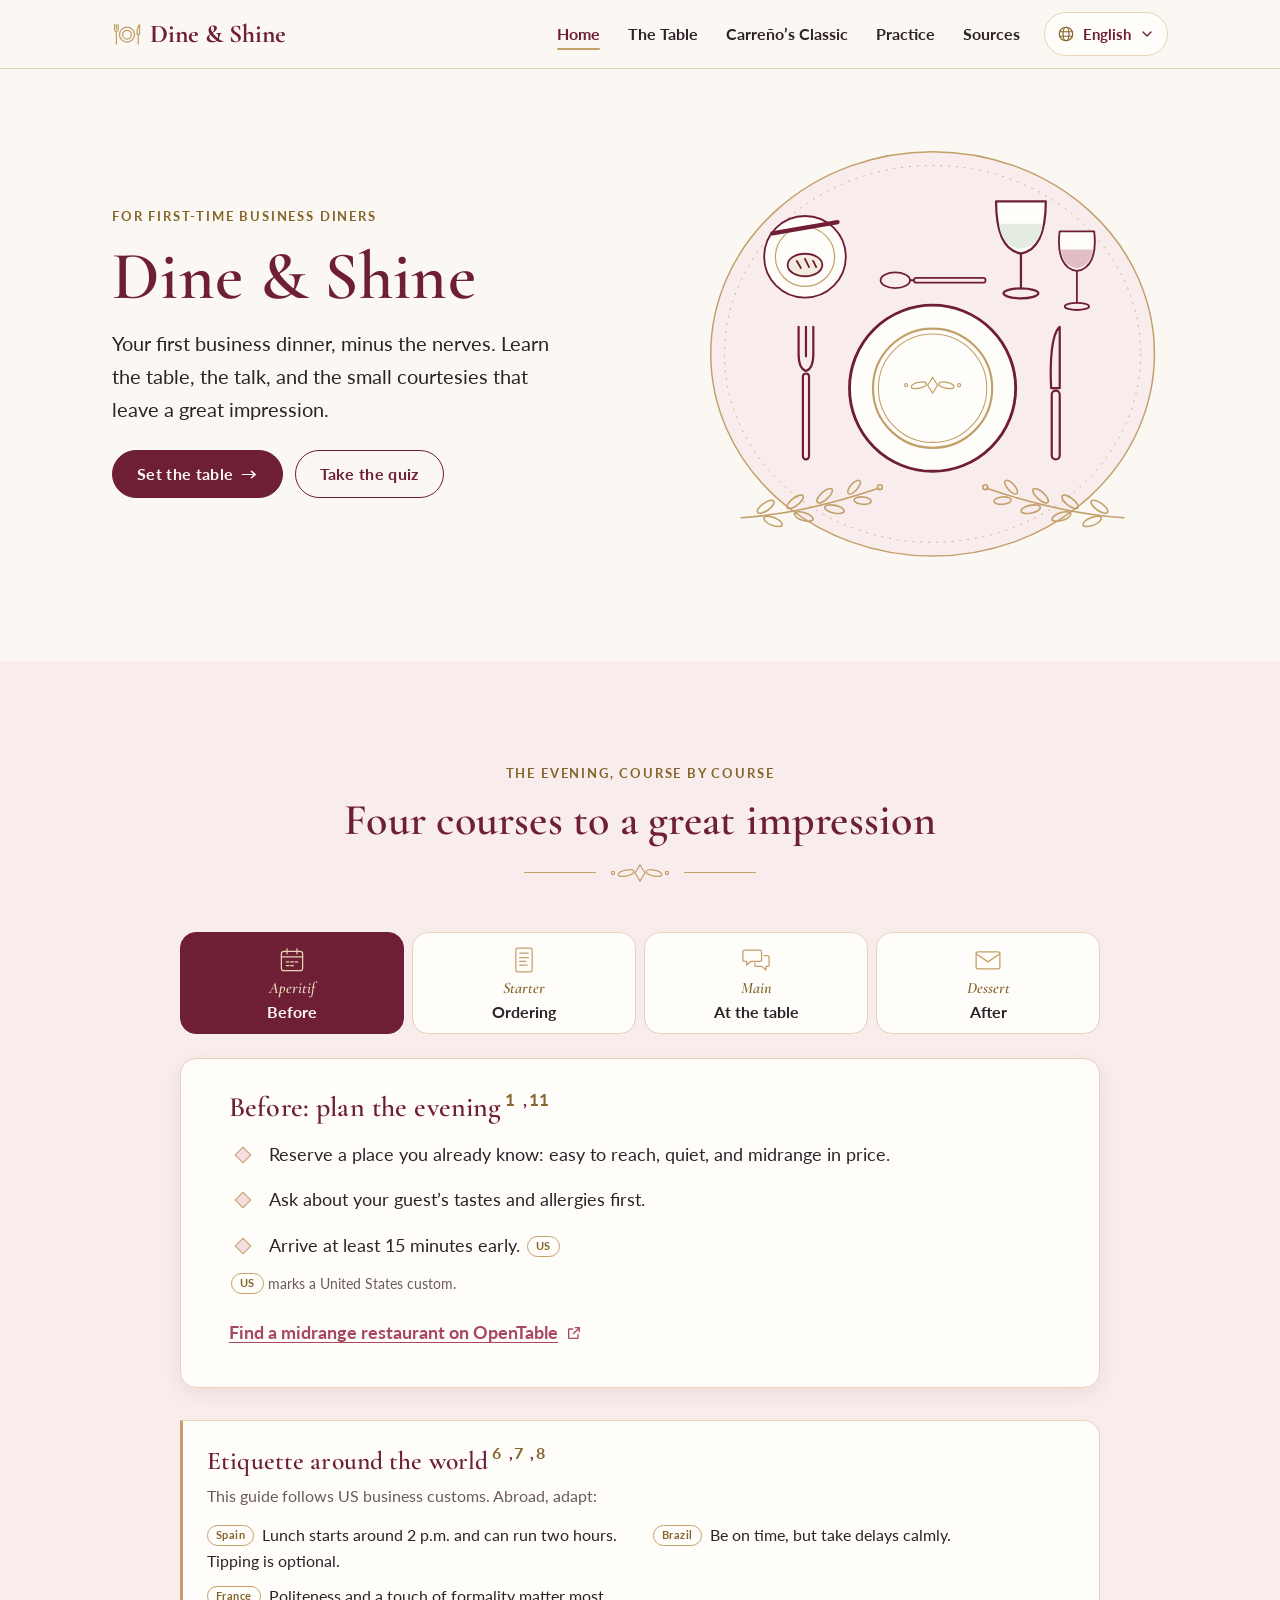
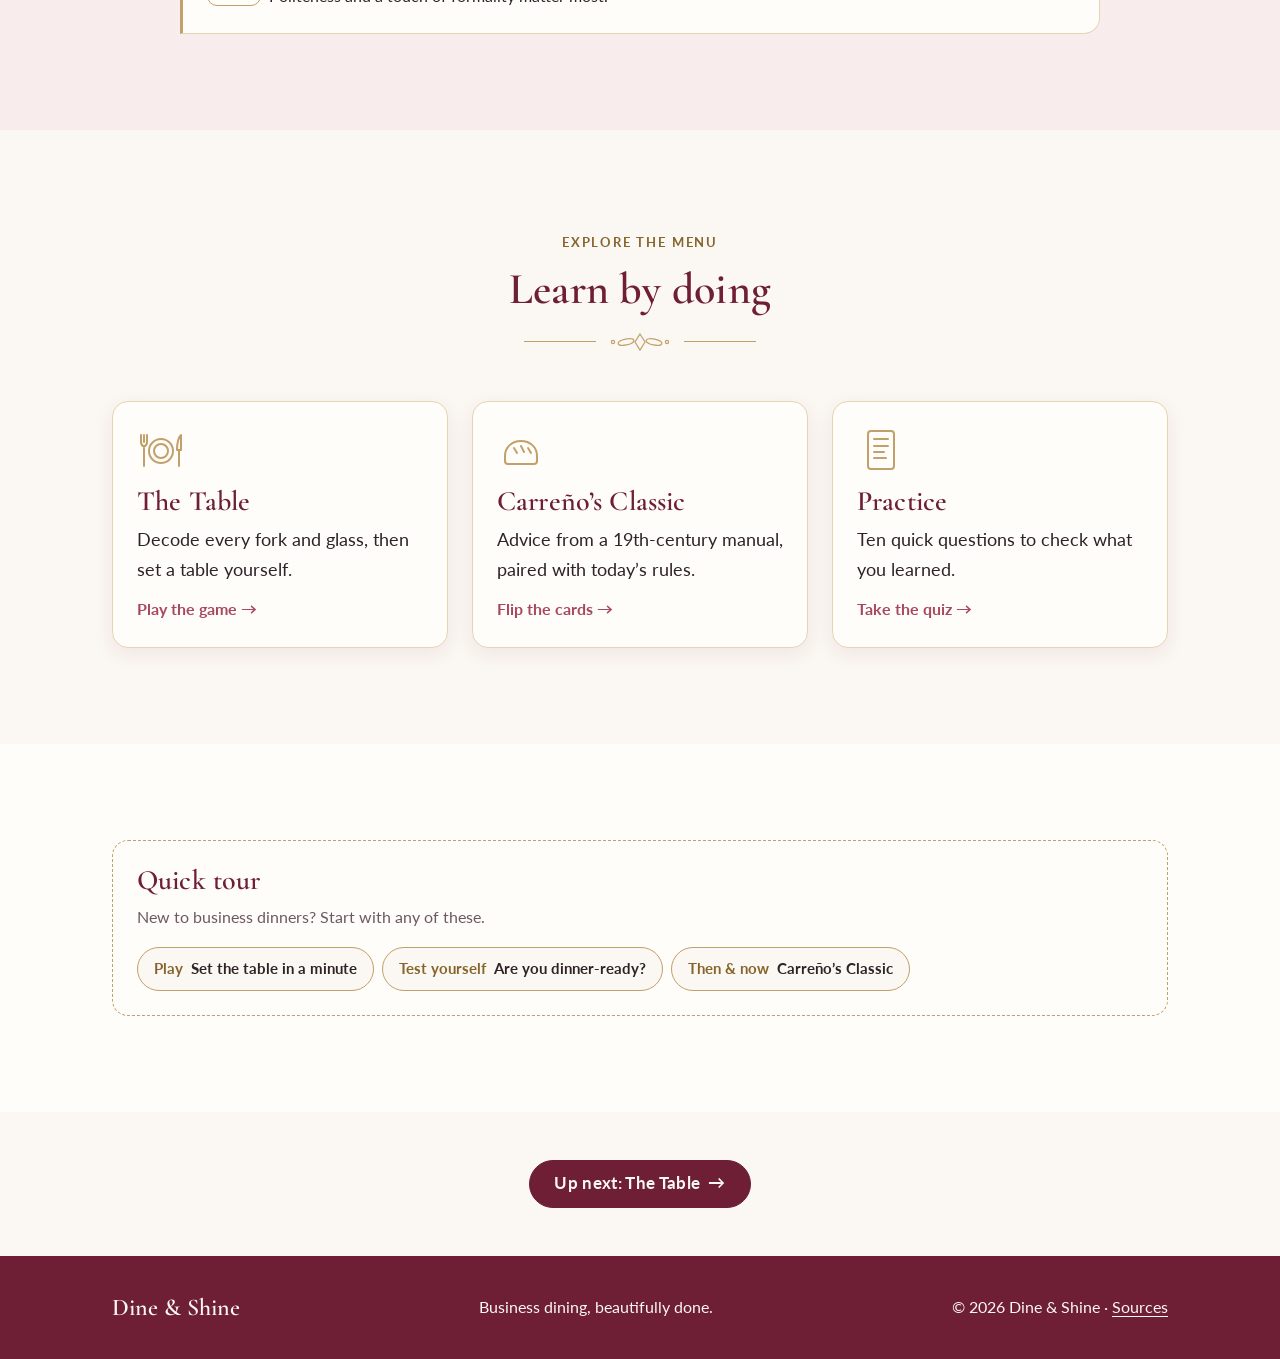
<file: index.html>
<!doctype html>
<html lang="en" class="no-js" data-i18n-title="index.meta.title">
<head>
  <meta charset="utf-8">
  <meta name="viewport" content="width=device-width, initial-scale=1">
  <title>Dine &amp; Shine | Business Dining, Beautifully Done</title>
  <meta name="description" content="Dine &amp; Shine: a friendly, interactive guide to business dining etiquette for first-time business diners." data-i18n-attr="content:index.meta.desc">
  <link rel="icon" href="data:image/svg+xml,%3Csvg xmlns='http://www.w3.org/2000/svg' viewBox='0 0 32 32'%3E%3Ccircle cx='16' cy='16' r='14' fill='%236E1F35'/%3E%3Ccircle cx='16' cy='16' r='9' fill='none' stroke='%23C2A06A' stroke-width='2'/%3E%3C/svg%3E">
  <link rel="preconnect" href="https://fonts.googleapis.com">
  <link rel="preconnect" href="https://fonts.gstatic.com" crossorigin>
  <link rel="stylesheet" href="https://fonts.googleapis.com/css2?family=Cormorant+Garamond:ital,wght@0,500;0,600;0,700;1,500;1,600&family=Lato:wght@400;700&display=swap">
  <link rel="stylesheet" href="css/styles.css">
  <script>document.documentElement.className = document.documentElement.className.replace('no-js', 'js');</script>
</head>
<body>
<svg xmlns="http://www.w3.org/2000/svg" style="position:absolute;width:0;height:0;overflow:hidden" aria-hidden="true" focusable="false">
  <!-- Original line-art for Dine & Shine. Single-weight strokes in currentColor, gold accents. -->
  <symbol id="i-fork" viewBox="0 0 24 120"><g fill="none" stroke="currentColor" stroke-width="1.8" stroke-linecap="round" stroke-linejoin="round"><path d="M6 6v24M12 6v24M18 6v24M6 28c0 9 2.5 13 6 14c3.5-1 6-5 6-14"/><rect x="9.5" y="44" width="5" height="70" rx="2.5"/></g></symbol>
  <symbol id="i-knife" viewBox="0 0 24 120"><g fill="none" stroke="currentColor" stroke-width="1.8" stroke-linecap="round" stroke-linejoin="round"><path d="M14 6c-7 6-8 30-7 50h7z"/><rect x="7.5" y="58" width="6.5" height="56" rx="3.2"/></g></symbol>
  <symbol id="i-spoon-h" viewBox="0 0 120 24"><g fill="none" stroke="currentColor" stroke-width="1.8" stroke-linecap="round" stroke-linejoin="round"><ellipse cx="22" cy="12" rx="15" ry="8"/><path d="M37 12h4"/><rect x="41" y="9.5" width="73" height="5" rx="2.5"/></g></symbol>
  <symbol id="i-plate" viewBox="0 0 100 100"><g fill="none" stroke-linecap="round"><circle cx="50" cy="50" r="46" fill="#FFFDF9" stroke="currentColor" stroke-width="1.6"/><circle cx="50" cy="50" r="33" stroke="#C2A06A" stroke-width="1.2"/><circle cx="50" cy="50" r="30" stroke="#C2A06A" stroke-width=".6"/></g></symbol>
  <symbol id="i-bread" viewBox="0 0 100 100"><g fill="none" stroke="currentColor" stroke-width="1.8" stroke-linecap="round" stroke-linejoin="round"><circle cx="50" cy="54" r="40" fill="#FFFDF9"/><circle cx="50" cy="54" r="29" stroke="#C2A06A" stroke-width="1.2"/><ellipse cx="50" cy="62" rx="17" ry="11" fill="#F3EBDD"/><path d="M42 58l4 7M50 56l4 8M58 58l3 6"/><path d="M18 31l64-11" stroke-width="4"/><path d="M60 24l22-4"/></g></symbol>
  <symbol id="i-water" viewBox="0 0 60 90"><g fill="none" stroke="currentColor" stroke-width="1.8" stroke-linecap="round" stroke-linejoin="round"><path d="M10 6h40c0 28-8 40-20 42C18 46 10 34 10 6z" fill="#FFFDF9"/><path d="M12.5 24h35c-1 12-7 19-17.5 20c-10.5-1-16.5-8-17.5-20z" fill="#E4ECE2" stroke="none"/><path d="M30 48v28"/><ellipse cx="30" cy="80" rx="14" ry="4"/></g></symbol>
  <symbol id="i-wine" viewBox="0 0 60 90"><g fill="none" stroke="currentColor" stroke-width="1.8" stroke-linecap="round" stroke-linejoin="round"><path d="M13 6h34c3 24-4 37-17 39C17 43 10 30 13 6z" fill="#FFFDF9"/><path d="M14.3 24h31.4c-.9 10-6 17-15.7 18.6C20.3 41 15.2 34 14.3 24z" fill="#A8485F" fill-opacity=".35" stroke="none"/><path d="M30 45v31"/><ellipse cx="30" cy="80" rx="12" ry="3.5"/></g></symbol>
  <symbol id="leafs" viewBox="0 0 120 40"><g fill="none" stroke="currentColor" stroke-width="1.3" stroke-linecap="round"><path d="M4 32C34 30 72 23 116 8"/><ellipse cx="24" cy="23" rx="8" ry="3.2" transform="rotate(-35 24 23)"/><ellipse cx="30" cy="35" rx="8" ry="3.2" transform="rotate(22 30 35)"/><ellipse cx="48" cy="19" rx="8" ry="3.2" transform="rotate(-38 48 19)"/><ellipse cx="55" cy="31" rx="8" ry="3.2" transform="rotate(18 55 31)"/><ellipse cx="72" cy="14" rx="8" ry="3.2" transform="rotate(-42 72 14)"/><ellipse cx="80" cy="25" rx="8" ry="3.2" transform="rotate(12 80 25)"/><ellipse cx="96" cy="7" rx="7" ry="3" transform="rotate(-48 96 7)"/><ellipse cx="103" cy="18" rx="7" ry="3" transform="rotate(5 103 18)"/><circle cx="117" cy="7" r="2"/></g></symbol>
  <symbol id="orn" viewBox="0 0 64 22"><g fill="none" stroke="currentColor" stroke-width="1.2" stroke-linecap="round"><path d="M32 3l5 8-5 8-5-8z"/><ellipse cx="18" cy="11" rx="8" ry="3" transform="rotate(-12 18 11)"/><ellipse cx="46" cy="11" rx="8" ry="3" transform="rotate(12 46 11)"/><circle cx="5" cy="11" r="1.6"/><circle cx="59" cy="11" r="1.6"/></g></symbol>
  <symbol id="i-calendar" viewBox="0 0 48 48"><g fill="none" stroke="currentColor" stroke-width="2" stroke-linecap="round" stroke-linejoin="round"><rect x="7" y="10" width="34" height="31" rx="4"/><path d="M7 19h34M16 6v8M32 6v8M15 27h4M22 27h4M29 27h4M15 33h4M22 33h4"/></g></symbol>
  <symbol id="i-menu" viewBox="0 0 48 48"><g fill="none" stroke="currentColor" stroke-width="2" stroke-linecap="round" stroke-linejoin="round"><rect x="11" y="5" width="26" height="38" rx="3"/><path d="M17 13h14M17 20h14M17 26h10M17 32h12"/></g></symbol>
  <symbol id="i-chat" viewBox="0 0 48 48"><g fill="none" stroke="currentColor" stroke-width="2" stroke-linecap="round" stroke-linejoin="round"><path d="M6 8h24a3 3 0 0 1 3 3v12a3 3 0 0 1-3 3H16l-7 6v-6H6a3 3 0 0 1-3-3V11a3 3 0 0 1 3-3z"/><path d="M37 17h5a3 3 0 0 1 3 3v11a3 3 0 0 1-3 3h-2v6l-7-6h-8a3 3 0 0 1-3-3v-2"/></g></symbol>
  <symbol id="i-envelope" viewBox="0 0 48 48"><g fill="none" stroke="currentColor" stroke-width="2" stroke-linecap="round" stroke-linejoin="round"><rect x="5" y="11" width="38" height="27" rx="3"/><path d="M5 14l19 13l19-13"/></g></symbol>
  <symbol id="i-dine" viewBox="0 0 48 48"><g fill="none" stroke="currentColor" stroke-width="2" stroke-linecap="round" stroke-linejoin="round"><circle cx="24" cy="25" r="12"/><circle cx="24" cy="25" r="7"/><path d="M4 9v7M7 9v7M10 9v7M4 16c0 3 1.3 4 3 4.5c1.7-.5 3-1.5 3-4.5M7 20.5V40M44 9c-3 3-4 11-4 15h4zM42 24v16"/></g></symbol>
  <symbol id="i-loaf" viewBox="0 0 48 48"><g fill="none" stroke="currentColor" stroke-width="2" stroke-linecap="round" stroke-linejoin="round"><path d="M8 30c0-9 7-15 16-15s16 6 16 15v5a3 3 0 0 1-3 3H11a3 3 0 0 1-3-3z"/><path d="M17 22l3 5M24 20l3 6M31 22l3 5"/></g></symbol>
  <symbol id="i-bell" viewBox="0 0 48 48"><g fill="none" stroke="currentColor" stroke-width="2" stroke-linecap="round" stroke-linejoin="round"><path d="M11 35a13 13 0 0 1 26 0zM24 22v-4M21 18h6M5 40h38"/></g></symbol>
  <symbol id="i-ext" viewBox="0 0 24 24"><g fill="none" stroke="currentColor" stroke-width="2" stroke-linecap="round" stroke-linejoin="round"><path d="M14 4h6v6M20 4l-9 9M18 14v5a1 1 0 0 1-1 1H5a1 1 0 0 1-1-1V7a1 1 0 0 1 1-1h5"/></g></symbol>
  <symbol id="i-flip" viewBox="0 0 24 24"><g fill="none" stroke="currentColor" stroke-width="2" stroke-linecap="round" stroke-linejoin="round"><path d="M4 12a8 8 0 0 1 14-5.3M20 4v4h-4M20 12a8 8 0 0 1-14 5.3M4 20v-4h4"/></g></symbol>
  <symbol id="i-burger" viewBox="0 0 24 24"><g fill="none" stroke="currentColor" stroke-width="2" stroke-linecap="round"><path d="M4 7h16M4 12h16M4 17h16"/></g></symbol>
  <symbol id="i-globe" viewBox="0 0 24 24"><g fill="none" stroke="currentColor" stroke-width="1.6" stroke-linecap="round"><circle cx="12" cy="12" r="9"/><ellipse cx="12" cy="12" rx="4" ry="9"/><path d="M3.5 9h17M3.5 15h17"/></g></symbol>
  <symbol id="i-chev" viewBox="0 0 24 24"><path d="M6 9l6 6 6-6" fill="none" stroke="currentColor" stroke-width="2" stroke-linecap="round" stroke-linejoin="round"/></symbol>
</svg>
<a class="skip-link" href="#main" data-i18n="a11y.skip">Skip to content</a>

<header class="site-header">
  <nav class="container nav" aria-label="Main" data-i18n-attr="aria-label:a11y.mainNav">
    <a class="brand" href="index.html"><svg aria-hidden="true"><use href="#i-dine"/></svg>Dine &amp; Shine</a>
    <button class="nav-toggle" type="button" aria-expanded="false" aria-controls="nav-list" aria-label="Open menu"><svg aria-hidden="true"><use href="#i-burger"/></svg></button>
    <ul class="nav-list" id="nav-list">
      <li><a href="index.html" aria-current="page" data-i18n="nav.home">Home</a></li>
      <li><a href="table.html" data-i18n="nav.table">The Table</a></li>
      <li><a href="carreno.html" data-i18n="nav.carreno">Carreño’s Classic</a></li>
      <li><a href="practice.html" data-i18n="nav.practice">Practice</a></li>
      <li><a href="practice.html#references" data-i18n="nav.sources">Sources</a></li>
      <li class="lang-item">
        <div class="lang" data-lang-switch>
          <button type="button" class="lang-btn" aria-expanded="false" aria-controls="lang-menu">
            <svg class="globe" aria-hidden="true"><use href="#i-globe"/></svg>
            <span class="sr-only" data-i18n="a11y.language">Language:</span>
            <span data-lang-current>English</span>
            <svg class="chev" aria-hidden="true"><use href="#i-chev"/></svg>
          </button>
          <ul class="lang-menu" id="lang-menu" hidden>
            <li><button type="button" lang="en" data-lang="en" data-short="English">English</button></li>
            <li><button type="button" lang="es-419" data-lang="es-419" data-short="Español (LatAm)">Español (Latinoamérica)</button></li>
            <li><button type="button" lang="es-ES" data-lang="es-ES" data-short="Español (España)">Español (España)</button></li>
            <li><button type="button" lang="pt-BR" data-lang="pt-BR" data-short="Português (BR)">Português (Brasil)</button></li>
            <li><button type="button" lang="fr" data-lang="fr" data-short="Français">Français</button></li>
          </ul>
        </div>
      </li>
    </ul>
  </nav>
</header>

<main id="main">

  <!-- HERO -->
  <section class="hero">
    <div class="container hero-grid">
      <div class="reveal">
        <span class="eyebrow" data-i18n="home.hero.eyebrow">For first-time business diners</span>
        <h1>Dine &amp; Shine</h1>
        <p class="lede" data-i18n="home.hero.lede">Your first business dinner, minus the nerves. Learn the table, the talk, and the small courtesies that leave a great impression.</p>
        <div class="btn-row">
          <a class="btn btn--primary" href="table.html#game"><span data-i18n="home.hero.cta1">Set the table</span> <span aria-hidden="true">→</span></a>
          <a class="btn btn--ghost" href="practice.html#quiz" data-i18n="home.hero.cta2">Take the quiz</a>
        </div>
      </div>
      <div class="hero-art reveal" style="--delay:120ms">
        <svg viewBox="0 0 480 440" role="img" aria-labelledby="hero-art-title">
          <title id="hero-art-title" data-i18n="home.hero.art">Illustration of an elegant place setting: plate, fork, knife, bread plate and glasses, framed by gold leaves.</title>
          <ellipse cx="240" cy="225" rx="226" ry="206" fill="#F9ECEC" stroke="#C2A06A" stroke-width="1.5"/>
          <ellipse cx="240" cy="225" rx="212" ry="192" fill="none" stroke="#C2A06A" stroke-width=".8" stroke-dasharray="2 6"/>
          <g style="color:#C2A06A">
            <use href="#leafs" x="40" y="352" width="150" height="50"/>
            <use href="#leafs" x="290" y="352" width="150" height="50" transform="translate(730 0) scale(-1 1)"/>
          </g>
          <g style="color:#6E1F35">
            <use href="#i-bread" x="58" y="70" width="104" height="104"/>
            <use href="#i-water" x="292" y="62" width="76" height="114"/>
            <use href="#i-wine" x="356" y="94" width="62" height="93"/>
            <use href="#i-plate" x="148" y="168" width="184" height="184"/>
            <use href="#i-fork" x="96" y="190" width="30" height="150"/>
            <use href="#i-knife" x="352" y="190" width="30" height="150"/>
            <use href="#i-spoon-h" x="180" y="138" width="120" height="24"/>
          </g>
          <use href="#orn" x="208" y="246" width="64" height="22" style="color:#C2A06A"/>
        </svg>
      </div>
    </div>
  </section>

  <!-- FOUR COURSES -->
  <section class="section section--blush" id="courses">
    <div class="container">
      <div class="section-head reveal">
        <span class="eyebrow" data-i18n="home.courses.eyebrow">The evening, course by course</span>
        <h2 data-i18n="home.courses.title">Four courses to a great impression</h2>
        <div class="ornament" aria-hidden="true"><svg><use href="#orn"/></svg></div>
      </div>

      <div class="tabs reveal" data-tabs>
        <div class="tablist" role="tablist" aria-label="Stages of a business dinner" data-i18n-attr="aria-label:home.tabs.label">
          <button class="tab" role="tab" id="tab-1" aria-controls="panel-1" aria-selected="true" type="button"><svg aria-hidden="true"><use href="#i-calendar"/></svg><span class="num" data-i18n="home.tab1.num">Aperitif</span><span data-i18n="home.tab1.name">Before</span></button>
          <button class="tab" role="tab" id="tab-2" aria-controls="panel-2" aria-selected="false" tabindex="-1" type="button"><svg aria-hidden="true"><use href="#i-menu"/></svg><span class="num" data-i18n="home.tab2.num">Starter</span><span data-i18n="home.tab2.name">Ordering</span></button>
          <button class="tab" role="tab" id="tab-3" aria-controls="panel-3" aria-selected="false" tabindex="-1" type="button"><svg aria-hidden="true"><use href="#i-chat"/></svg><span class="num" data-i18n="home.tab3.num">Main</span><span data-i18n="home.tab3.name">At the table</span></button>
          <button class="tab" role="tab" id="tab-4" aria-controls="panel-4" aria-selected="false" tabindex="-1" type="button"><svg aria-hidden="true"><use href="#i-envelope"/></svg><span class="num" data-i18n="home.tab4.num">Dessert</span><span data-i18n="home.tab4.name">After</span></button>
        </div>

        <div class="tabpanel" role="tabpanel" id="panel-1" aria-labelledby="tab-1">
          <h3><span data-i18n="home.p1.title">Before: plan the evening</span><sup class="cites"><a class="cite-ref" href="practice.html#src-1"><span class="sr-only"><span data-i18n="cite.source">Source</span> </span>1<span class="cite-pop">Bennett (2011)</span></a><span aria-hidden="true">,</span><a class="cite-ref" href="practice.html#src-11"><span class="sr-only"><span data-i18n="cite.source">Source</span> </span>11<span class="cite-pop">Missouri State Career Center (n.d.)</span></a></sup></h3>
          <ul class="tips">
            <li><div data-i18n="home.p1.t1">Reserve a place you already know: easy to reach, quiet, and midrange in price.</div></li>
            <li><div data-i18n="home.p1.t2">Ask about your guest’s tastes and allergies first.</div></li>
            <li><div><span data-i18n="home.p1.t3">Arrive at least 15 minutes early.</span> <span class="region" data-i18n="region.us">US</span></div></li>
          </ul>
          <p class="region-legend"><span class="region" data-i18n="region.us">US</span> <span data-i18n="region.legend">marks a United States custom.</span></p>
          <a class="ext-link" href="https://www.opentable.com/" target="_blank" rel="noopener noreferrer"><span data-i18n="home.p1.link">Find a midrange restaurant on OpenTable</span> <svg aria-hidden="true"><use href="#i-ext"/></svg><span class="sr-only" data-i18n="a11y.newTab">(opens in a new tab)</span></a>
        </div>

        <div class="tabpanel" role="tabpanel" id="panel-2" aria-labelledby="tab-2" hidden>
          <h3><span data-i18n="home.p2.title">Ordering: keep it simple</span><sup class="cites"><a class="cite-ref" href="practice.html#src-1"><span class="sr-only"><span data-i18n="cite.source">Source</span> </span>1<span class="cite-pop">Bennett (2011)</span></a><span aria-hidden="true">,</span><a class="cite-ref" href="practice.html#src-3"><span class="sr-only"><span data-i18n="cite.source">Source</span> </span>3<span class="cite-pop">Dizik (2011)</span></a><span aria-hidden="true">,</span><a class="cite-ref" href="practice.html#src-12"><span class="sr-only"><span data-i18n="cite.source">Source</span> </span>12<span class="cite-pop">UC Riverside Career Center (n.d.)</span></a></sup></h3>
          <ul class="tips">
            <li><div data-i18n="home.p2.t1">Hosting? Let your guest order first, then match their price level.</div></li>
            <li><div data-i18n="home.p2.t2">Pick dishes that are easy to eat. Skip spaghetti, ribs, and lobster.</div></li>
            <li><div data-i18n="home.p2.t3">Unsure about wine? Ask for a midrange recommendation.</div></li>
          </ul>
        </div>

        <div class="tabpanel" role="tabpanel" id="panel-3" aria-labelledby="tab-3" hidden>
          <h3><span data-i18n="home.p3.title">At the table: connect first</span><sup class="cites"><a class="cite-ref" href="practice.html#src-3"><span class="sr-only"><span data-i18n="cite.source">Source</span> </span>3<span class="cite-pop">Dizik (2011)</span></a><span aria-hidden="true">,</span><a class="cite-ref" href="practice.html#src-13"><span class="sr-only"><span data-i18n="cite.source">Source</span> </span>13<span class="cite-pop">UNL Business Career Center (n.d.)</span></a></sup></h3>
          <ul class="tips">
            <li><div data-i18n="home.p3.t1">Silence your phone and keep it out of sight.</div></li>
            <li><div><span data-i18n="home.p3.t2">Open with small talk. Bring up business partway through the meal.</span> <span class="region" data-i18n="region.us">US</span></div></li>
            <li><div data-i18n="home.p3.t3">Listen at least as much as you talk.</div></li>
          </ul>
        </div>

        <div class="tabpanel" role="tabpanel" id="panel-4" aria-labelledby="tab-4" hidden>
          <h3><span data-i18n="home.p4.title">After: a gracious finish</span><sup class="cites"><a class="cite-ref" href="practice.html#src-3"><span class="sr-only"><span data-i18n="cite.source">Source</span> </span>3<span class="cite-pop">Dizik (2011)</span></a><span aria-hidden="true">,</span><a class="cite-ref" href="practice.html#src-12"><span class="sr-only"><span data-i18n="cite.source">Source</span> </span>12<span class="cite-pop">UC Riverside Career Center (n.d.)</span></a></sup></h3>
          <ul class="tips">
            <li><div data-i18n="home.p4.t1">Whoever invites pays. If you were invited, don’t fight for the bill.</div></li>
            <li><div data-i18n="home.p4.t2">Thank your host at the table, then send a quick email, call, or card.</div></li>
            <li><div data-i18n="home.p4.t3">End on a relaxed, friendly note.</div></li>
          </ul>
        </div>
      </div>

      <aside class="world reveal" aria-labelledby="world-title">
        <h3 id="world-title"><span data-i18n="world.title">Etiquette around the world</span><sup class="cites"><a class="cite-ref" href="practice.html#src-6"><span class="sr-only"><span data-i18n="cite.source">Source</span> </span>6<span class="cite-pop">International Trade Administration (2024)</span></a><span aria-hidden="true">,</span><a class="cite-ref" href="practice.html#src-7"><span class="sr-only"><span data-i18n="cite.source">Source</span> </span>7<span class="cite-pop">International Trade Administration (2025)</span></a><span aria-hidden="true">,</span><a class="cite-ref" href="practice.html#src-8"><span class="sr-only"><span data-i18n="cite.source">Source</span> </span>8<span class="cite-pop">International Trade Administration (2026)</span></a></sup></h3>
        <p data-i18n="world.intro">This guide follows US business customs. Abroad, adapt:</p>
        <ul class="world-list">
          <li><span class="region" data-i18n="region.es">Spain</span> <span data-i18n="world.es">Lunch starts around 2 p.m. and can run two hours. Tipping is optional.</span></li>
          <li><span class="region" data-i18n="region.br">Brazil</span> <span data-i18n="world.br">Be on time, but take delays calmly.</span></li>
          <li><span class="region" data-i18n="region.fr">France</span> <span data-i18n="world.fr">Politeness and a touch of formality matter most.</span></li>
        </ul>
      </aside>
    </div>
  </section>

  <!-- EXPLORE -->
  <section class="section">
    <div class="container">
      <div class="section-head reveal">
        <span class="eyebrow" data-i18n="home.explore.eyebrow">Explore the menu</span>
        <h2 data-i18n="home.explore.title">Learn by doing</h2>
        <div class="ornament" aria-hidden="true"><svg><use href="#orn"/></svg></div>
      </div>
      <div class="grid grid--3">
        <a class="card link-card reveal" href="table.html">
          <svg class="icon" aria-hidden="true"><use href="#i-dine"/></svg>
          <h3 data-i18n="nav.table">The Table</h3>
          <p data-i18n="home.explore.c1">Decode every fork and glass, then set a table yourself.</p>
          <span class="more" data-i18n="home.explore.c1more">Play the game →</span>
        </a>
        <a class="card link-card reveal" href="carreno.html" style="--delay:80ms">
          <svg class="icon" aria-hidden="true"><use href="#i-loaf"/></svg>
          <h3 data-i18n="nav.carreno">Carreño’s Classic</h3>
          <p data-i18n="home.explore.c2">Advice from a 19th-century manual, paired with today’s rules.</p>
          <span class="more" data-i18n="home.explore.c2more">Flip the cards →</span>
        </a>
        <a class="card link-card reveal" href="practice.html" style="--delay:160ms">
          <svg class="icon" aria-hidden="true"><use href="#i-menu"/></svg>
          <h3 data-i18n="nav.practice">Practice</h3>
          <p data-i18n="home.explore.c3">Ten quick questions to check what you learned.</p>
          <span class="more" data-i18n="home.explore.c3more">Take the quiz →</span>
        </a>
      </div>
    </div>
  </section>

  <!-- QUICK TOUR -->
  <section class="section section--paper" aria-labelledby="tour-title">
    <div class="container">
      <div class="guide reveal">
        <h2 id="tour-title" data-i18n="tour.title">Quick tour</h2>
        <p data-i18n="tour.intro">New to business dinners? Start with any of these.</p>
        <ul class="chips">
          <li><a class="chip" href="table.html#game"><b data-i18n="tour.c1b">Play</b> <span data-i18n="tour.c1">Set the table in a minute</span></a></li>
          <li><a class="chip" href="practice.html#quiz"><b data-i18n="tour.c2b">Test yourself</b> <span data-i18n="tour.c2">Are you dinner-ready?</span></a></li>
          <li><a class="chip" href="carreno.html"><b data-i18n="tour.c3b">Then &amp; now</b> <span data-i18n="nav.carreno">Carreño’s Classic</span></a></li>
        </ul>
      </div>
    </div>
  </section>

  <div class="next-course container">
    <a class="btn btn--primary" href="table.html"><span data-i18n="next.table">Up next: The Table</span> <span aria-hidden="true">→</span></a>
  </div>
</main>

<footer class="site-footer">
  <div class="container footer-grid">
    <p class="footer-brand">Dine &amp; Shine</p>
    <p data-i18n="footer.tagline">Business dining, beautifully done.</p>
    <p>© 2026 Dine &amp; Shine · <a href="practice.html#references" data-i18n="nav.sources">Sources</a></p>
  </div>
</footer>

<script src="js/i18n/en.js" defer></script>
<script src="js/i18n/es-419.js" defer></script>
<script src="js/i18n/es-ES.js" defer></script>
<script src="js/i18n/pt-BR.js" defer></script>
<script src="js/i18n/fr.js" defer></script>
<script src="js/i18n.js" defer></script>
<script src="js/main.js" defer></script>
</body>
</html>
</file>
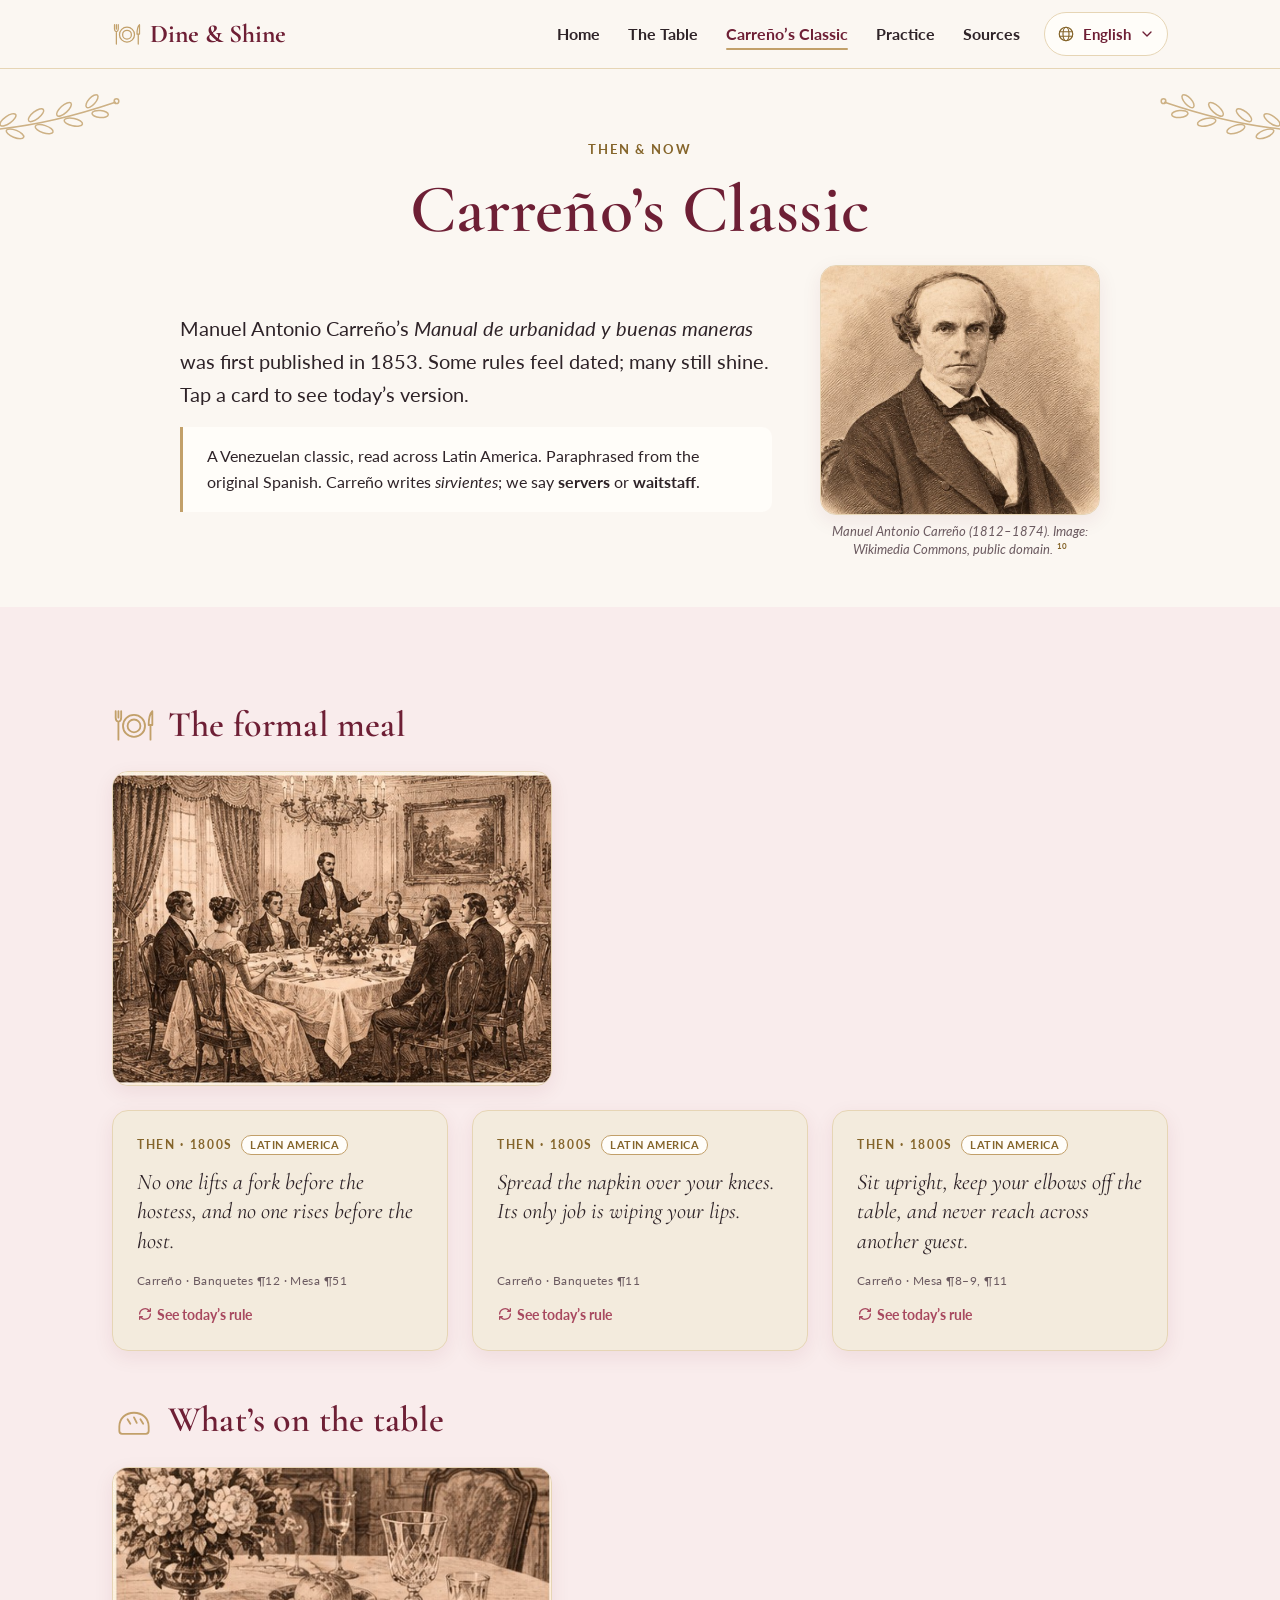
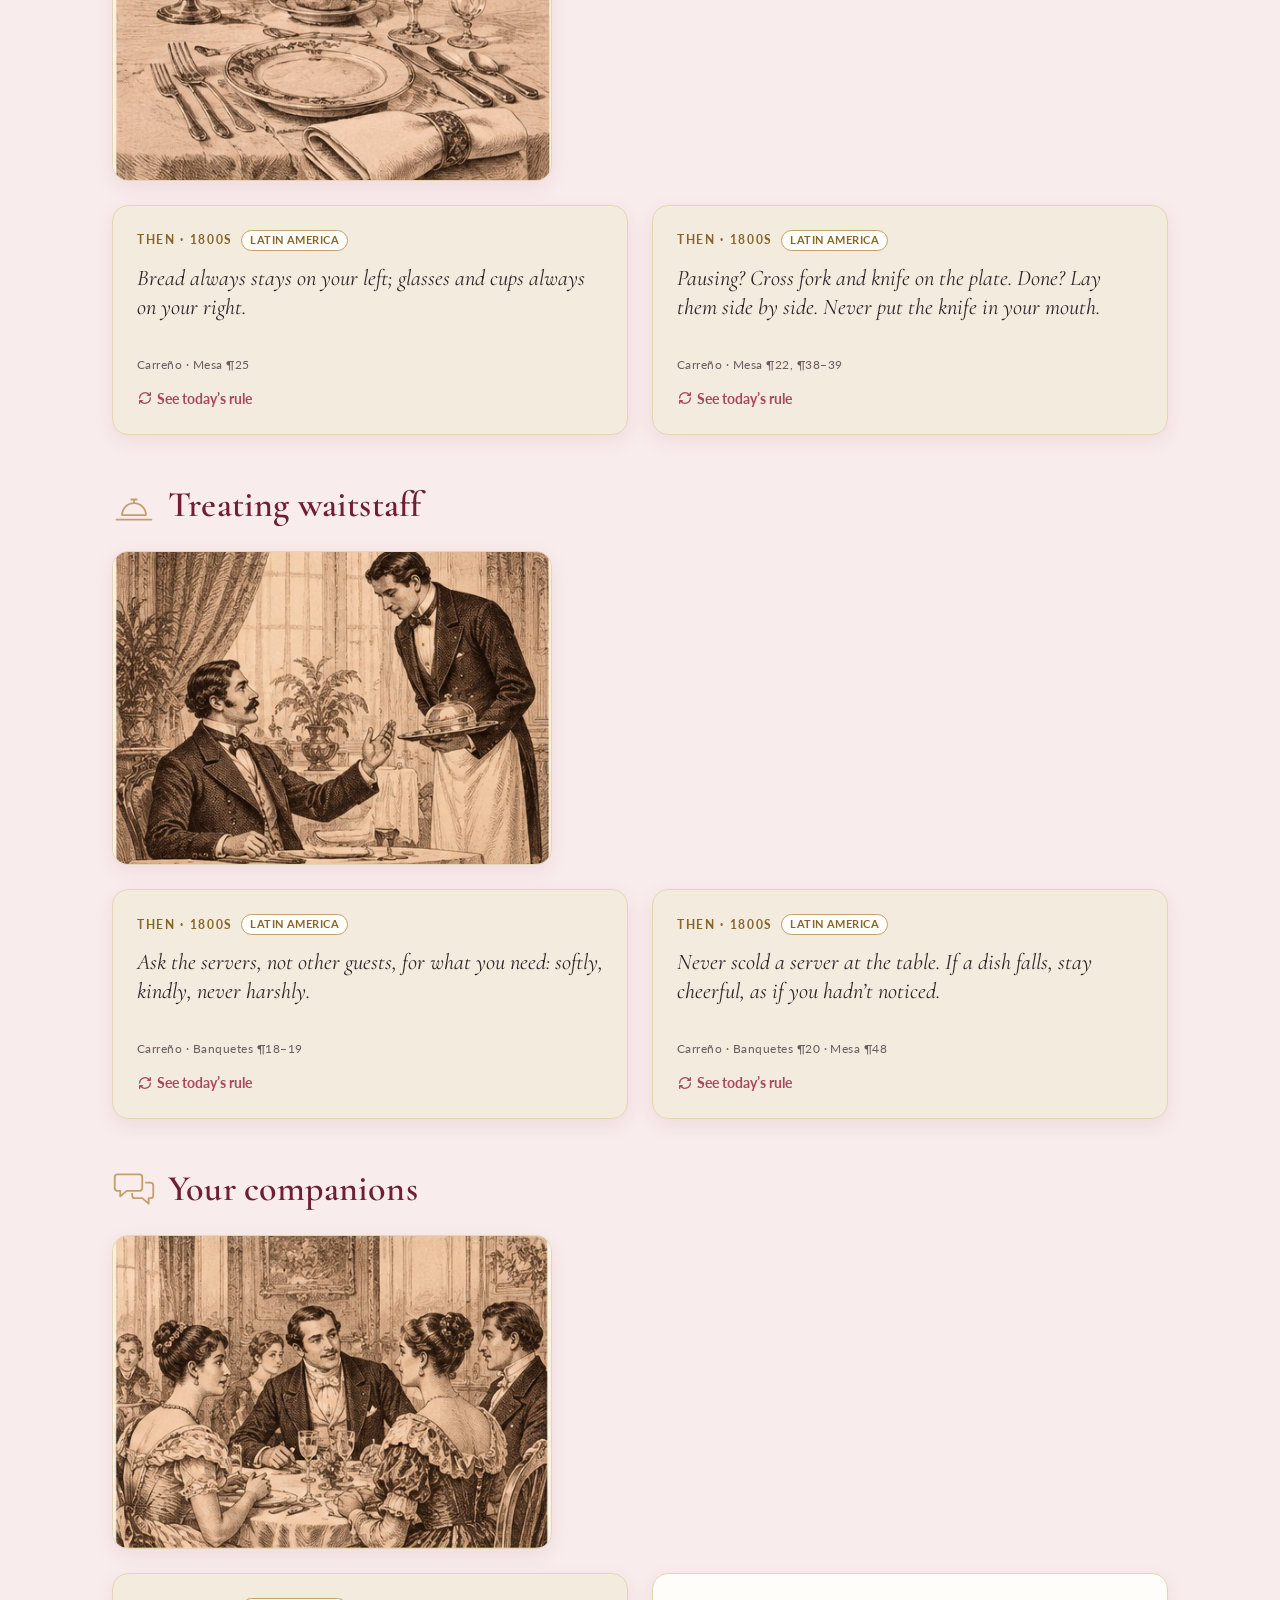
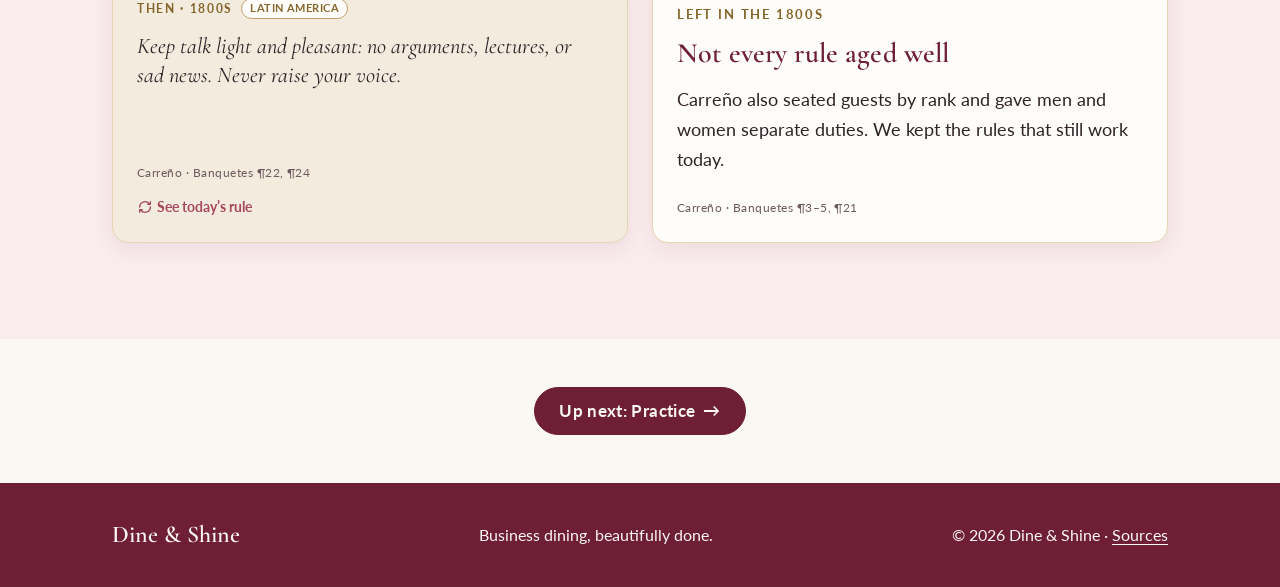
<file: carreno.html>
<!doctype html>
<html lang="en" class="no-js" data-i18n-title="carreno.meta.title">
<head>
  <meta charset="utf-8">
  <meta name="viewport" content="width=device-width, initial-scale=1">
  <title>Carreño’s Classic | Dine &amp; Shine</title>
  <meta name="description" content="Eight rules from Carreño’s classic manners manual, paired with today’s business dining." data-i18n-attr="content:carreno.meta.desc">
  <link rel="icon" href="data:image/svg+xml,%3Csvg xmlns='http://www.w3.org/2000/svg' viewBox='0 0 32 32'%3E%3Ccircle cx='16' cy='16' r='14' fill='%236E1F35'/%3E%3Ccircle cx='16' cy='16' r='9' fill='none' stroke='%23C2A06A' stroke-width='2'/%3E%3C/svg%3E">
  <link rel="preconnect" href="https://fonts.googleapis.com">
  <link rel="preconnect" href="https://fonts.gstatic.com" crossorigin>
  <link rel="stylesheet" href="https://fonts.googleapis.com/css2?family=Cormorant+Garamond:ital,wght@0,500;0,600;0,700;1,500;1,600&family=Lato:wght@400;700&display=swap">
  <link rel="stylesheet" href="css/styles.css">
  <script>document.documentElement.className = document.documentElement.className.replace('no-js', 'js');</script>
</head>
<body>
<svg xmlns="http://www.w3.org/2000/svg" style="position:absolute;width:0;height:0;overflow:hidden" aria-hidden="true" focusable="false">
  <!-- Original line-art for Dine & Shine. Single-weight strokes in currentColor, gold accents. -->
  <symbol id="i-fork" viewBox="0 0 24 120"><g fill="none" stroke="currentColor" stroke-width="1.8" stroke-linecap="round" stroke-linejoin="round"><path d="M6 6v24M12 6v24M18 6v24M6 28c0 9 2.5 13 6 14c3.5-1 6-5 6-14"/><rect x="9.5" y="44" width="5" height="70" rx="2.5"/></g></symbol>
  <symbol id="i-knife" viewBox="0 0 24 120"><g fill="none" stroke="currentColor" stroke-width="1.8" stroke-linecap="round" stroke-linejoin="round"><path d="M14 6c-7 6-8 30-7 50h7z"/><rect x="7.5" y="58" width="6.5" height="56" rx="3.2"/></g></symbol>
  <symbol id="i-spoon-h" viewBox="0 0 120 24"><g fill="none" stroke="currentColor" stroke-width="1.8" stroke-linecap="round" stroke-linejoin="round"><ellipse cx="22" cy="12" rx="15" ry="8"/><path d="M37 12h4"/><rect x="41" y="9.5" width="73" height="5" rx="2.5"/></g></symbol>
  <symbol id="i-plate" viewBox="0 0 100 100"><g fill="none" stroke-linecap="round"><circle cx="50" cy="50" r="46" fill="#FFFDF9" stroke="currentColor" stroke-width="1.6"/><circle cx="50" cy="50" r="33" stroke="#C2A06A" stroke-width="1.2"/><circle cx="50" cy="50" r="30" stroke="#C2A06A" stroke-width=".6"/></g></symbol>
  <symbol id="i-bread" viewBox="0 0 100 100"><g fill="none" stroke="currentColor" stroke-width="1.8" stroke-linecap="round" stroke-linejoin="round"><circle cx="50" cy="54" r="40" fill="#FFFDF9"/><circle cx="50" cy="54" r="29" stroke="#C2A06A" stroke-width="1.2"/><ellipse cx="50" cy="62" rx="17" ry="11" fill="#F3EBDD"/><path d="M42 58l4 7M50 56l4 8M58 58l3 6"/><path d="M18 31l64-11" stroke-width="4"/><path d="M60 24l22-4"/></g></symbol>
  <symbol id="i-water" viewBox="0 0 60 90"><g fill="none" stroke="currentColor" stroke-width="1.8" stroke-linecap="round" stroke-linejoin="round"><path d="M10 6h40c0 28-8 40-20 42C18 46 10 34 10 6z" fill="#FFFDF9"/><path d="M12.5 24h35c-1 12-7 19-17.5 20c-10.5-1-16.5-8-17.5-20z" fill="#E4ECE2" stroke="none"/><path d="M30 48v28"/><ellipse cx="30" cy="80" rx="14" ry="4"/></g></symbol>
  <symbol id="i-wine" viewBox="0 0 60 90"><g fill="none" stroke="currentColor" stroke-width="1.8" stroke-linecap="round" stroke-linejoin="round"><path d="M13 6h34c3 24-4 37-17 39C17 43 10 30 13 6z" fill="#FFFDF9"/><path d="M14.3 24h31.4c-.9 10-6 17-15.7 18.6C20.3 41 15.2 34 14.3 24z" fill="#A8485F" fill-opacity=".35" stroke="none"/><path d="M30 45v31"/><ellipse cx="30" cy="80" rx="12" ry="3.5"/></g></symbol>
  <symbol id="leafs" viewBox="0 0 120 40"><g fill="none" stroke="currentColor" stroke-width="1.3" stroke-linecap="round"><path d="M4 32C34 30 72 23 116 8"/><ellipse cx="24" cy="23" rx="8" ry="3.2" transform="rotate(-35 24 23)"/><ellipse cx="30" cy="35" rx="8" ry="3.2" transform="rotate(22 30 35)"/><ellipse cx="48" cy="19" rx="8" ry="3.2" transform="rotate(-38 48 19)"/><ellipse cx="55" cy="31" rx="8" ry="3.2" transform="rotate(18 55 31)"/><ellipse cx="72" cy="14" rx="8" ry="3.2" transform="rotate(-42 72 14)"/><ellipse cx="80" cy="25" rx="8" ry="3.2" transform="rotate(12 80 25)"/><ellipse cx="96" cy="7" rx="7" ry="3" transform="rotate(-48 96 7)"/><ellipse cx="103" cy="18" rx="7" ry="3" transform="rotate(5 103 18)"/><circle cx="117" cy="7" r="2"/></g></symbol>
  <symbol id="orn" viewBox="0 0 64 22"><g fill="none" stroke="currentColor" stroke-width="1.2" stroke-linecap="round"><path d="M32 3l5 8-5 8-5-8z"/><ellipse cx="18" cy="11" rx="8" ry="3" transform="rotate(-12 18 11)"/><ellipse cx="46" cy="11" rx="8" ry="3" transform="rotate(12 46 11)"/><circle cx="5" cy="11" r="1.6"/><circle cx="59" cy="11" r="1.6"/></g></symbol>
  <symbol id="i-calendar" viewBox="0 0 48 48"><g fill="none" stroke="currentColor" stroke-width="2" stroke-linecap="round" stroke-linejoin="round"><rect x="7" y="10" width="34" height="31" rx="4"/><path d="M7 19h34M16 6v8M32 6v8M15 27h4M22 27h4M29 27h4M15 33h4M22 33h4"/></g></symbol>
  <symbol id="i-menu" viewBox="0 0 48 48"><g fill="none" stroke="currentColor" stroke-width="2" stroke-linecap="round" stroke-linejoin="round"><rect x="11" y="5" width="26" height="38" rx="3"/><path d="M17 13h14M17 20h14M17 26h10M17 32h12"/></g></symbol>
  <symbol id="i-chat" viewBox="0 0 48 48"><g fill="none" stroke="currentColor" stroke-width="2" stroke-linecap="round" stroke-linejoin="round"><path d="M6 8h24a3 3 0 0 1 3 3v12a3 3 0 0 1-3 3H16l-7 6v-6H6a3 3 0 0 1-3-3V11a3 3 0 0 1 3-3z"/><path d="M37 17h5a3 3 0 0 1 3 3v11a3 3 0 0 1-3 3h-2v6l-7-6h-8a3 3 0 0 1-3-3v-2"/></g></symbol>
  <symbol id="i-envelope" viewBox="0 0 48 48"><g fill="none" stroke="currentColor" stroke-width="2" stroke-linecap="round" stroke-linejoin="round"><rect x="5" y="11" width="38" height="27" rx="3"/><path d="M5 14l19 13l19-13"/></g></symbol>
  <symbol id="i-dine" viewBox="0 0 48 48"><g fill="none" stroke="currentColor" stroke-width="2" stroke-linecap="round" stroke-linejoin="round"><circle cx="24" cy="25" r="12"/><circle cx="24" cy="25" r="7"/><path d="M4 9v7M7 9v7M10 9v7M4 16c0 3 1.3 4 3 4.5c1.7-.5 3-1.5 3-4.5M7 20.5V40M44 9c-3 3-4 11-4 15h4zM42 24v16"/></g></symbol>
  <symbol id="i-loaf" viewBox="0 0 48 48"><g fill="none" stroke="currentColor" stroke-width="2" stroke-linecap="round" stroke-linejoin="round"><path d="M8 30c0-9 7-15 16-15s16 6 16 15v5a3 3 0 0 1-3 3H11a3 3 0 0 1-3-3z"/><path d="M17 22l3 5M24 20l3 6M31 22l3 5"/></g></symbol>
  <symbol id="i-bell" viewBox="0 0 48 48"><g fill="none" stroke="currentColor" stroke-width="2" stroke-linecap="round" stroke-linejoin="round"><path d="M11 35a13 13 0 0 1 26 0zM24 22v-4M21 18h6M5 40h38"/></g></symbol>
  <symbol id="i-ext" viewBox="0 0 24 24"><g fill="none" stroke="currentColor" stroke-width="2" stroke-linecap="round" stroke-linejoin="round"><path d="M14 4h6v6M20 4l-9 9M18 14v5a1 1 0 0 1-1 1H5a1 1 0 0 1-1-1V7a1 1 0 0 1 1-1h5"/></g></symbol>
  <symbol id="i-flip" viewBox="0 0 24 24"><g fill="none" stroke="currentColor" stroke-width="2" stroke-linecap="round" stroke-linejoin="round"><path d="M4 12a8 8 0 0 1 14-5.3M20 4v4h-4M20 12a8 8 0 0 1-14 5.3M4 20v-4h4"/></g></symbol>
  <symbol id="i-burger" viewBox="0 0 24 24"><g fill="none" stroke="currentColor" stroke-width="2" stroke-linecap="round"><path d="M4 7h16M4 12h16M4 17h16"/></g></symbol>
  <symbol id="i-globe" viewBox="0 0 24 24"><g fill="none" stroke="currentColor" stroke-width="1.6" stroke-linecap="round"><circle cx="12" cy="12" r="9"/><ellipse cx="12" cy="12" rx="4" ry="9"/><path d="M3.5 9h17M3.5 15h17"/></g></symbol>
  <symbol id="i-chev" viewBox="0 0 24 24"><path d="M6 9l6 6 6-6" fill="none" stroke="currentColor" stroke-width="2" stroke-linecap="round" stroke-linejoin="round"/></symbol>
</svg>
<a class="skip-link" href="#main" data-i18n="a11y.skip">Skip to content</a>

<header class="site-header">
  <nav class="container nav" aria-label="Main" data-i18n-attr="aria-label:a11y.mainNav">
    <a class="brand" href="index.html"><svg aria-hidden="true"><use href="#i-dine"/></svg>Dine &amp; Shine</a>
    <button class="nav-toggle" type="button" aria-expanded="false" aria-controls="nav-list" aria-label="Open menu"><svg aria-hidden="true"><use href="#i-burger"/></svg></button>
    <ul class="nav-list" id="nav-list">
      <li><a href="index.html" data-i18n="nav.home">Home</a></li>
      <li><a href="table.html" data-i18n="nav.table">The Table</a></li>
      <li><a href="carreno.html" aria-current="page" data-i18n="nav.carreno">Carreño’s Classic</a></li>
      <li><a href="practice.html" data-i18n="nav.practice">Practice</a></li>
      <li><a href="practice.html#references" data-i18n="nav.sources">Sources</a></li>
      <li class="lang-item">
        <div class="lang" data-lang-switch>
          <button type="button" class="lang-btn" aria-expanded="false" aria-controls="lang-menu">
            <svg class="globe" aria-hidden="true"><use href="#i-globe"/></svg>
            <span class="sr-only" data-i18n="a11y.language">Language:</span>
            <span data-lang-current>English</span>
            <svg class="chev" aria-hidden="true"><use href="#i-chev"/></svg>
          </button>
          <ul class="lang-menu" id="lang-menu" hidden>
            <li><button type="button" lang="en" data-lang="en" data-short="English">English</button></li>
            <li><button type="button" lang="es-419" data-lang="es-419" data-short="Español (LatAm)">Español (Latinoamérica)</button></li>
            <li><button type="button" lang="es-ES" data-lang="es-ES" data-short="Español (España)">Español (España)</button></li>
            <li><button type="button" lang="pt-BR" data-lang="pt-BR" data-short="Português (BR)">Português (Brasil)</button></li>
            <li><button type="button" lang="fr" data-lang="fr" data-short="Français">Français</button></li>
          </ul>
        </div>
      </li>
    </ul>
  </nav>
</header>

<main id="main">
  <header class="page-hero">
    <svg class="corner corner--l" viewBox="0 0 120 40" aria-hidden="true"><use href="#leafs"/></svg>
    <svg class="corner corner--r" viewBox="0 0 120 40" aria-hidden="true"><use href="#leafs"/></svg>
    <div class="container reveal">
      <span class="eyebrow" data-i18n="car.hero.eyebrow">Then &amp; now</span>
      <h1 data-i18n="nav.carreno">Carreño’s Classic</h1>
      <div class="car-intro">
        <div class="car-intro-text">
          <p class="lede" data-i18n-html="car.hero.lede">Manuel Antonio Carreño’s <em lang="es">Manual de urbanidad y buenas maneras</em> was first published in 1853. Some rules feel dated; many still shine. Tap a card to see today’s version.</p>
          <div class="note">
        <p data-i18n-html="car.hero.note">A Venezuelan classic, read across Latin America. Paraphrased from the original Spanish. Carreño writes <em lang="es">sirvientes</em>; we say <strong>servers</strong> or <strong>waitstaff</strong>.</p>
      </div>
        </div>
        <figure class="car-figure">
          <img src="assets/carreno/carreno_portrait.jpg" width="620" height="555" decoding="async"
               alt="Sepia engraved portrait of Manuel Antonio Carreño, seated, in a dark coat and bow tie."
               data-i18n-attr="alt:car.img.intro">
          <figcaption><span data-i18n="car.img.introCap">Manuel Antonio Carreño (1812–1874). Image: Wikimedia Commons, public domain.</span><sup class="cites"><a class="cite-ref" href="practice.html#src-10"><span class="sr-only"><span data-i18n="cite.source">Source</span> </span>10<span class="cite-pop">Manuel Antonio Carreño en 1863 (1863)</span></a></sup></figcaption>
        </figure>
      </div>
    </div>
  </header>

  <section class="section section--blush" aria-label="Then and now cards" data-i18n-attr="aria-label:car.cardsLabel">
    <div class="container">
      <div class="theme-group">
        <div class="theme-title reveal"><svg aria-hidden="true"><use href="#i-dine"/></svg><h2 data-i18n="car.g1">The formal meal</h2></div>
        <figure class="theme-img reveal">
          <img src="assets/carreno/formal_meal.jpg" width="562" height="396" loading="lazy" decoding="async"
               alt="Sepia engraving of a 19th-century formal dinner: guests seated at a long table while the host stands to speak." data-i18n-attr="alt:car.img.g1">
        </figure>
        <div class="grid grid--3">
          <button class="flip reveal" type="button"><span class="flip-inner">
            <span class="flip-face flip-front then"><span class="tag"><span data-i18n="car.then">Then · 1800s</span> <span class="region" data-i18n="region.latam">Latin America</span></span><span class="txt" data-i18n="car.c1.then">No one lifts a fork before the hostess, and no one rises before the host.</span><span class="src-tag">Carreño · Banquetes ¶12 · Mesa ¶51</span><span class="flip-hint"><svg aria-hidden="true"><use href="#i-flip"/></svg><span data-i18n="car.hint">See today’s rule</span></span></span>
            <span class="flip-face flip-back now"><span class="tag"><span data-i18n="car.now">Now · Business dining</span></span><span class="txt" data-i18n="car.c1.now">Wait until everyone is served and your host begins.</span></span>
          </span></button>
          <button class="flip reveal" type="button" style="--delay:80ms"><span class="flip-inner">
            <span class="flip-face flip-front then"><span class="tag"><span data-i18n="car.then">Then · 1800s</span> <span class="region" data-i18n="region.latam">Latin America</span></span><span class="txt" data-i18n="car.c2.then">Spread the napkin over your knees. Its only job is wiping your lips.</span><span class="src-tag">Carreño · Banquetes ¶11</span><span class="flip-hint"><svg aria-hidden="true"><use href="#i-flip"/></svg><span data-i18n="car.hint">See today’s rule</span></span></span>
            <span class="flip-face flip-back now"><span class="tag"><span data-i18n="car.now">Now · Business dining</span></span><span class="txt" data-i18n="car.c2.now">Napkin on your lap; dab, don’t wipe. Stepping away? Leave it on your chair.</span></span>
          </span></button>
          <button class="flip reveal" type="button" style="--delay:160ms"><span class="flip-inner">
            <span class="flip-face flip-front then"><span class="tag"><span data-i18n="car.then">Then · 1800s</span> <span class="region" data-i18n="region.latam">Latin America</span></span><span class="txt" data-i18n="car.c3.then">Sit upright, keep your elbows off the table, and never reach across another guest.</span><span class="src-tag">Carreño · Mesa ¶8–9, ¶11</span><span class="flip-hint"><svg aria-hidden="true"><use href="#i-flip"/></svg><span data-i18n="car.hint">See today’s rule</span></span></span>
            <span class="flip-face flip-back now"><span class="tag"><span data-i18n="car.now">Now · Business dining</span></span><span class="txt" data-i18n="car.c3.now">Good posture, elbows in. Ask for dishes to be passed.</span></span>
          </span></button>
        </div>
      </div>

      <div class="theme-group">
        <div class="theme-title reveal"><svg aria-hidden="true"><use href="#i-loaf"/></svg><h2 data-i18n="car.g2">What’s on the table</h2></div>
        <figure class="theme-img reveal">
          <img src="assets/carreno/table_setting.jpg" width="476" height="396" loading="lazy" decoding="async"
               alt="Sepia engraving of a set table: plate, forks on the left, knives and spoons on the right, glasses and a bread roll above." data-i18n-attr="alt:car.img.g2">
        </figure>
        <div class="grid grid--2">
          <button class="flip reveal" type="button"><span class="flip-inner">
            <span class="flip-face flip-front then"><span class="tag"><span data-i18n="car.then">Then · 1800s</span> <span class="region" data-i18n="region.latam">Latin America</span></span><span class="txt" data-i18n="car.c4.then">Bread always stays on your left; glasses and cups always on your right.</span><span class="src-tag">Carreño · Mesa ¶25</span><span class="flip-hint"><svg aria-hidden="true"><use href="#i-flip"/></svg><span data-i18n="car.hint">See today’s rule</span></span></span>
            <span class="flip-face flip-back now"><span class="tag"><span data-i18n="car.now">Now · Business dining</span></span><span class="txt" data-i18n="car.c4.now">Same rule! Use the b/d trick: bread left, drinks right.</span></span>
          </span></button>
          <button class="flip reveal" type="button" style="--delay:80ms"><span class="flip-inner">
            <span class="flip-face flip-front then"><span class="tag"><span data-i18n="car.then">Then · 1800s</span> <span class="region" data-i18n="region.latam">Latin America</span></span><span class="txt" data-i18n="car.c5.then">Pausing? Cross fork and knife on the plate. Done? Lay them side by side. Never put the knife in your mouth.</span><span class="src-tag">Carreño · Mesa ¶22, ¶38–39</span><span class="flip-hint"><svg aria-hidden="true"><use href="#i-flip"/></svg><span data-i18n="car.hint">See today’s rule</span></span></span>
            <span class="flip-face flip-back now"><span class="tag"><span data-i18n="car.now">Now · Business dining</span> <span class="region" data-i18n="region.us">US</span></span><span class="txt" data-i18n="car.c5.now">Resting: a V. Finished: parallel at 10:20.</span></span>
          </span></button>
        </div>
      </div>

      <div class="theme-group">
        <div class="theme-title reveal"><svg aria-hidden="true"><use href="#i-bell"/></svg><h2 data-i18n="car.g3">Treating waitstaff</h2></div>
        <figure class="theme-img reveal">
          <img src="assets/carreno/waitstaff.jpg" width="481" height="354" loading="lazy" decoding="async"
               alt="Sepia engraving of a diner speaking courteously to a waiter who carries a covered dish." data-i18n-attr="alt:car.img.g3">
        </figure>
        <div class="grid grid--2">
          <button class="flip reveal" type="button"><span class="flip-inner">
            <span class="flip-face flip-front then"><span class="tag"><span data-i18n="car.then">Then · 1800s</span> <span class="region" data-i18n="region.latam">Latin America</span></span><span class="txt" data-i18n="car.c6.then">Ask the servers, not other guests, for what you need: softly, kindly, never harshly.</span><span class="src-tag">Carreño · Banquetes ¶18–19</span><span class="flip-hint"><svg aria-hidden="true"><use href="#i-flip"/></svg><span data-i18n="car.hint">See today’s rule</span></span></span>
            <span class="flip-face flip-back now"><span class="tag"><span data-i18n="car.now">Now · Business dining</span></span><span class="txt" data-i18n="car.c6.now">Say “please” and “thank you” to every server, every time.</span></span>
          </span></button>
          <button class="flip reveal" type="button" style="--delay:80ms"><span class="flip-inner">
            <span class="flip-face flip-front then"><span class="tag"><span data-i18n="car.then">Then · 1800s</span> <span class="region" data-i18n="region.latam">Latin America</span></span><span class="txt" data-i18n="car.c7.then">Never scold a server at the table. If a dish falls, stay cheerful, as if you hadn’t noticed.</span><span class="src-tag">Carreño · Banquetes ¶20 · Mesa ¶48</span><span class="flip-hint"><svg aria-hidden="true"><use href="#i-flip"/></svg><span data-i18n="car.hint">See today’s rule</span></span></span>
            <span class="flip-face flip-back now"><span class="tag"><span data-i18n="car.now">Now · Business dining</span></span><span class="txt" data-i18n="car.c7.now">Wrong order or a spill? Handle it quietly and stay pleasant.</span></span>
          </span></button>
        </div>
      </div>

      <div class="theme-group">
        <div class="theme-title reveal"><svg aria-hidden="true"><use href="#i-chat"/></svg><h2 data-i18n="car.g4">Your companions</h2></div>
        <figure class="theme-img reveal">
          <img src="assets/carreno/companions.jpg" width="484" height="354" loading="lazy" decoding="async"
               alt="Sepia engraving of guests chatting warmly around a dinner table." data-i18n-attr="alt:car.img.g4">
        </figure>
        <div class="grid grid--2">
          <button class="flip reveal" type="button"><span class="flip-inner">
            <span class="flip-face flip-front then"><span class="tag"><span data-i18n="car.then">Then · 1800s</span> <span class="region" data-i18n="region.latam">Latin America</span></span><span class="txt" data-i18n="car.c8.then">Keep talk light and pleasant: no arguments, lectures, or sad news. Never raise your voice.</span><span class="src-tag">Carreño · Banquetes ¶22, ¶24</span><span class="flip-hint"><svg aria-hidden="true"><use href="#i-flip"/></svg><span data-i18n="car.hint">See today’s rule</span></span></span>
            <span class="flip-face flip-back now"><span class="tag"><span data-i18n="car.now">Now · Business dining</span> <span class="region" data-i18n="region.us">US</span></span><span class="txt" data-i18n="car.c8.now">Small talk first, business partway through, nothing heated.</span></span>
          </span></button>
          <div class="card reveal" style="--delay:80ms">
            <span class="eyebrow" data-i18n="car.dated.eyebrow">Left in the 1800s</span>
            <h3 data-i18n="car.dated.title">Not every rule aged well</h3>
            <p data-i18n="car.dated.text">Carreño also seated guests by rank and gave men and women separate duties. We kept the rules that still work today.</p>
            <span class="src-tag">Carreño · Banquetes ¶3–5, ¶21</span>
          </div>
        </div>
      </div>
    </div>
  </section>

  <div class="next-course container">
    <a class="btn btn--primary" href="practice.html"><span data-i18n="next.practice">Up next: Practice</span> <span aria-hidden="true">→</span></a>
  </div>
</main>

<footer class="site-footer">
  <div class="container footer-grid">
    <p class="footer-brand">Dine &amp; Shine</p>
    <p data-i18n="footer.tagline">Business dining, beautifully done.</p>
    <p>© 2026 Dine &amp; Shine · <a href="practice.html#references" data-i18n="nav.sources">Sources</a></p>
  </div>
</footer>

<script src="js/i18n/en.js" defer></script>
<script src="js/i18n/es-419.js" defer></script>
<script src="js/i18n/es-ES.js" defer></script>
<script src="js/i18n/pt-BR.js" defer></script>
<script src="js/i18n/fr.js" defer></script>
<script src="js/i18n.js" defer></script>
<script src="js/main.js" defer></script>
</body>
</html>
</file>
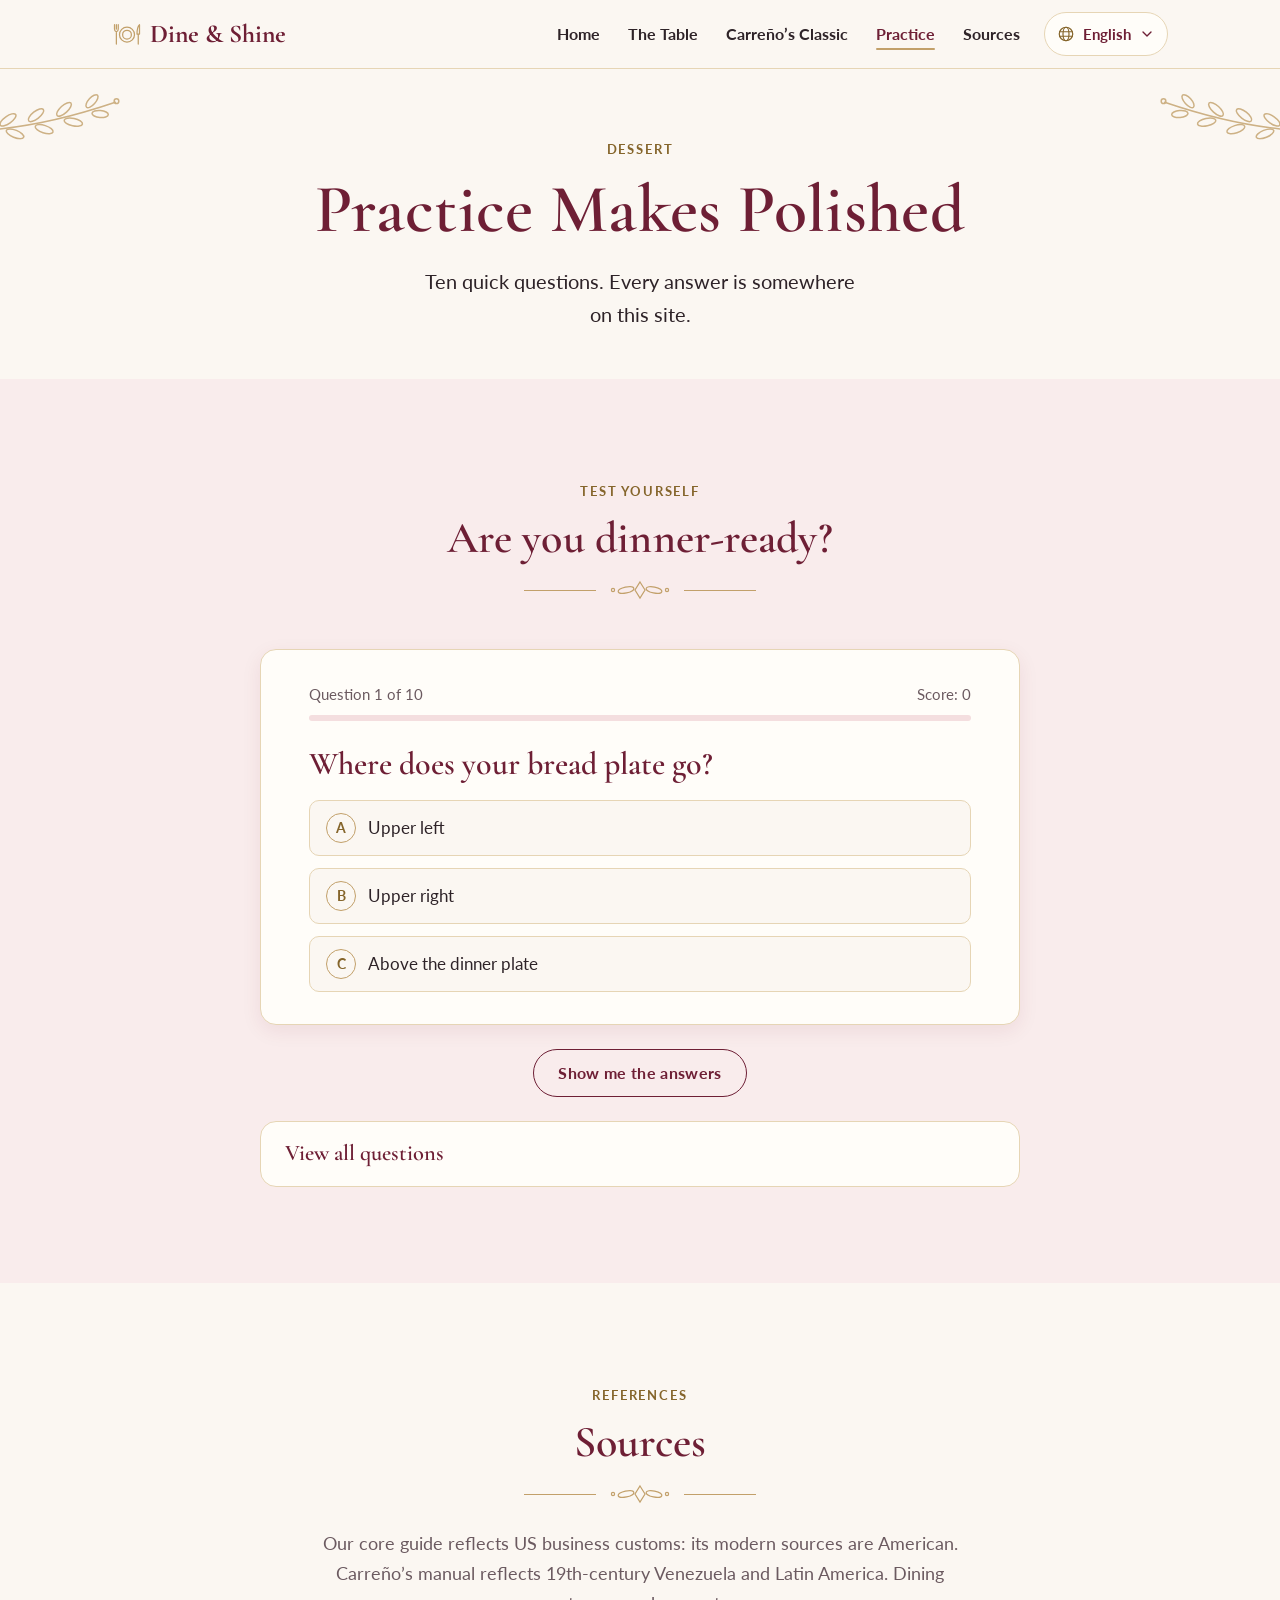
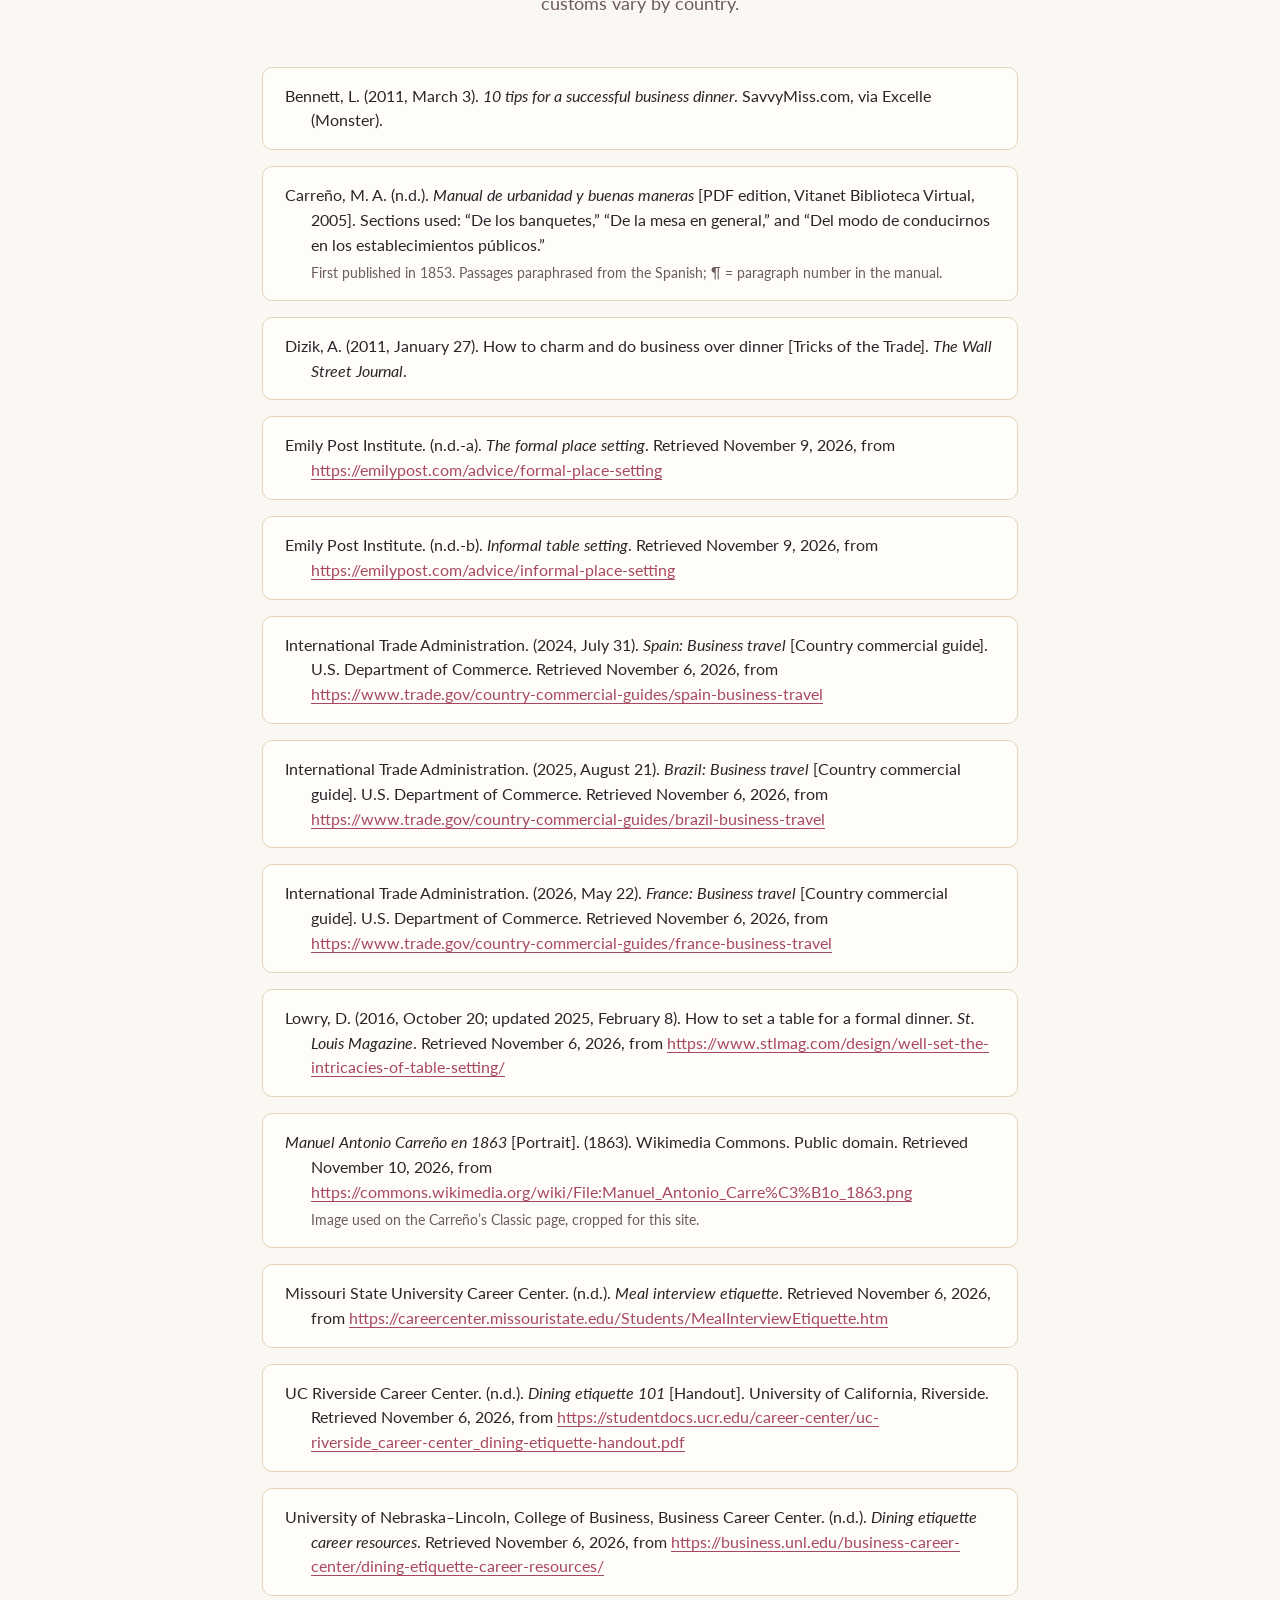
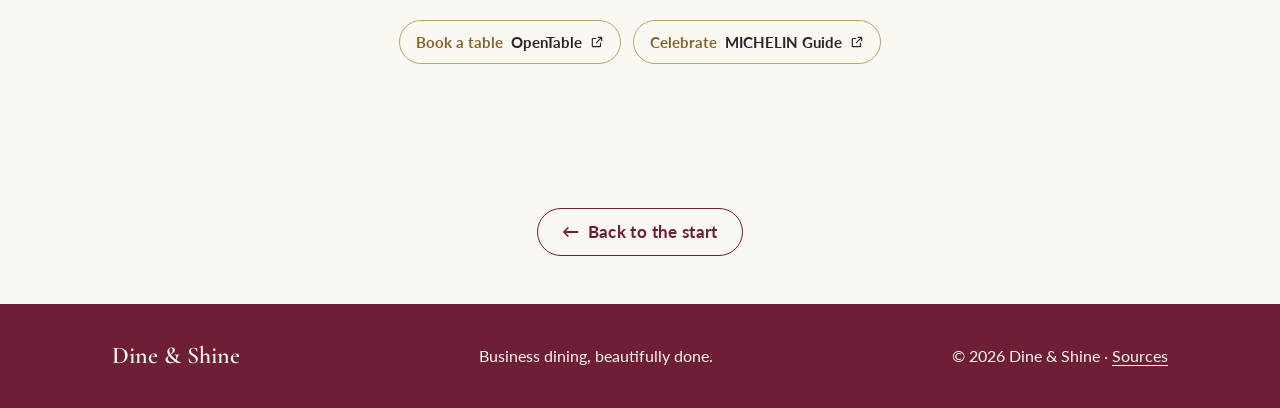
<file: practice.html>
<!doctype html>
<html lang="en" class="no-js" data-i18n-title="practice.meta.title">
<head>
  <meta charset="utf-8">
  <meta name="viewport" content="width=device-width, initial-scale=1">
  <title>Practice &amp; Sources | Dine &amp; Shine</title>
  <meta name="description" content="A ten-question business dining etiquette quiz and all sources." data-i18n-attr="content:practice.meta.desc">
  <link rel="icon" href="data:image/svg+xml,%3Csvg xmlns='http://www.w3.org/2000/svg' viewBox='0 0 32 32'%3E%3Ccircle cx='16' cy='16' r='14' fill='%236E1F35'/%3E%3Ccircle cx='16' cy='16' r='9' fill='none' stroke='%23C2A06A' stroke-width='2'/%3E%3C/svg%3E">
  <link rel="preconnect" href="https://fonts.googleapis.com">
  <link rel="preconnect" href="https://fonts.gstatic.com" crossorigin>
  <link rel="stylesheet" href="https://fonts.googleapis.com/css2?family=Cormorant+Garamond:ital,wght@0,500;0,600;0,700;1,500;1,600&family=Lato:wght@400;700&display=swap">
  <link rel="stylesheet" href="css/styles.css">
  <script>document.documentElement.className = document.documentElement.className.replace('no-js', 'js');</script>
</head>
<body>
<svg xmlns="http://www.w3.org/2000/svg" style="position:absolute;width:0;height:0;overflow:hidden" aria-hidden="true" focusable="false">
  <!-- Original line-art for Dine & Shine. Single-weight strokes in currentColor, gold accents. -->
  <symbol id="i-fork" viewBox="0 0 24 120"><g fill="none" stroke="currentColor" stroke-width="1.8" stroke-linecap="round" stroke-linejoin="round"><path d="M6 6v24M12 6v24M18 6v24M6 28c0 9 2.5 13 6 14c3.5-1 6-5 6-14"/><rect x="9.5" y="44" width="5" height="70" rx="2.5"/></g></symbol>
  <symbol id="i-knife" viewBox="0 0 24 120"><g fill="none" stroke="currentColor" stroke-width="1.8" stroke-linecap="round" stroke-linejoin="round"><path d="M14 6c-7 6-8 30-7 50h7z"/><rect x="7.5" y="58" width="6.5" height="56" rx="3.2"/></g></symbol>
  <symbol id="i-spoon-h" viewBox="0 0 120 24"><g fill="none" stroke="currentColor" stroke-width="1.8" stroke-linecap="round" stroke-linejoin="round"><ellipse cx="22" cy="12" rx="15" ry="8"/><path d="M37 12h4"/><rect x="41" y="9.5" width="73" height="5" rx="2.5"/></g></symbol>
  <symbol id="i-plate" viewBox="0 0 100 100"><g fill="none" stroke-linecap="round"><circle cx="50" cy="50" r="46" fill="#FFFDF9" stroke="currentColor" stroke-width="1.6"/><circle cx="50" cy="50" r="33" stroke="#C2A06A" stroke-width="1.2"/><circle cx="50" cy="50" r="30" stroke="#C2A06A" stroke-width=".6"/></g></symbol>
  <symbol id="i-bread" viewBox="0 0 100 100"><g fill="none" stroke="currentColor" stroke-width="1.8" stroke-linecap="round" stroke-linejoin="round"><circle cx="50" cy="54" r="40" fill="#FFFDF9"/><circle cx="50" cy="54" r="29" stroke="#C2A06A" stroke-width="1.2"/><ellipse cx="50" cy="62" rx="17" ry="11" fill="#F3EBDD"/><path d="M42 58l4 7M50 56l4 8M58 58l3 6"/><path d="M18 31l64-11" stroke-width="4"/><path d="M60 24l22-4"/></g></symbol>
  <symbol id="i-water" viewBox="0 0 60 90"><g fill="none" stroke="currentColor" stroke-width="1.8" stroke-linecap="round" stroke-linejoin="round"><path d="M10 6h40c0 28-8 40-20 42C18 46 10 34 10 6z" fill="#FFFDF9"/><path d="M12.5 24h35c-1 12-7 19-17.5 20c-10.5-1-16.5-8-17.5-20z" fill="#E4ECE2" stroke="none"/><path d="M30 48v28"/><ellipse cx="30" cy="80" rx="14" ry="4"/></g></symbol>
  <symbol id="i-wine" viewBox="0 0 60 90"><g fill="none" stroke="currentColor" stroke-width="1.8" stroke-linecap="round" stroke-linejoin="round"><path d="M13 6h34c3 24-4 37-17 39C17 43 10 30 13 6z" fill="#FFFDF9"/><path d="M14.3 24h31.4c-.9 10-6 17-15.7 18.6C20.3 41 15.2 34 14.3 24z" fill="#A8485F" fill-opacity=".35" stroke="none"/><path d="M30 45v31"/><ellipse cx="30" cy="80" rx="12" ry="3.5"/></g></symbol>
  <symbol id="leafs" viewBox="0 0 120 40"><g fill="none" stroke="currentColor" stroke-width="1.3" stroke-linecap="round"><path d="M4 32C34 30 72 23 116 8"/><ellipse cx="24" cy="23" rx="8" ry="3.2" transform="rotate(-35 24 23)"/><ellipse cx="30" cy="35" rx="8" ry="3.2" transform="rotate(22 30 35)"/><ellipse cx="48" cy="19" rx="8" ry="3.2" transform="rotate(-38 48 19)"/><ellipse cx="55" cy="31" rx="8" ry="3.2" transform="rotate(18 55 31)"/><ellipse cx="72" cy="14" rx="8" ry="3.2" transform="rotate(-42 72 14)"/><ellipse cx="80" cy="25" rx="8" ry="3.2" transform="rotate(12 80 25)"/><ellipse cx="96" cy="7" rx="7" ry="3" transform="rotate(-48 96 7)"/><ellipse cx="103" cy="18" rx="7" ry="3" transform="rotate(5 103 18)"/><circle cx="117" cy="7" r="2"/></g></symbol>
  <symbol id="orn" viewBox="0 0 64 22"><g fill="none" stroke="currentColor" stroke-width="1.2" stroke-linecap="round"><path d="M32 3l5 8-5 8-5-8z"/><ellipse cx="18" cy="11" rx="8" ry="3" transform="rotate(-12 18 11)"/><ellipse cx="46" cy="11" rx="8" ry="3" transform="rotate(12 46 11)"/><circle cx="5" cy="11" r="1.6"/><circle cx="59" cy="11" r="1.6"/></g></symbol>
  <symbol id="i-calendar" viewBox="0 0 48 48"><g fill="none" stroke="currentColor" stroke-width="2" stroke-linecap="round" stroke-linejoin="round"><rect x="7" y="10" width="34" height="31" rx="4"/><path d="M7 19h34M16 6v8M32 6v8M15 27h4M22 27h4M29 27h4M15 33h4M22 33h4"/></g></symbol>
  <symbol id="i-menu" viewBox="0 0 48 48"><g fill="none" stroke="currentColor" stroke-width="2" stroke-linecap="round" stroke-linejoin="round"><rect x="11" y="5" width="26" height="38" rx="3"/><path d="M17 13h14M17 20h14M17 26h10M17 32h12"/></g></symbol>
  <symbol id="i-chat" viewBox="0 0 48 48"><g fill="none" stroke="currentColor" stroke-width="2" stroke-linecap="round" stroke-linejoin="round"><path d="M6 8h24a3 3 0 0 1 3 3v12a3 3 0 0 1-3 3H16l-7 6v-6H6a3 3 0 0 1-3-3V11a3 3 0 0 1 3-3z"/><path d="M37 17h5a3 3 0 0 1 3 3v11a3 3 0 0 1-3 3h-2v6l-7-6h-8a3 3 0 0 1-3-3v-2"/></g></symbol>
  <symbol id="i-envelope" viewBox="0 0 48 48"><g fill="none" stroke="currentColor" stroke-width="2" stroke-linecap="round" stroke-linejoin="round"><rect x="5" y="11" width="38" height="27" rx="3"/><path d="M5 14l19 13l19-13"/></g></symbol>
  <symbol id="i-dine" viewBox="0 0 48 48"><g fill="none" stroke="currentColor" stroke-width="2" stroke-linecap="round" stroke-linejoin="round"><circle cx="24" cy="25" r="12"/><circle cx="24" cy="25" r="7"/><path d="M4 9v7M7 9v7M10 9v7M4 16c0 3 1.3 4 3 4.5c1.7-.5 3-1.5 3-4.5M7 20.5V40M44 9c-3 3-4 11-4 15h4zM42 24v16"/></g></symbol>
  <symbol id="i-loaf" viewBox="0 0 48 48"><g fill="none" stroke="currentColor" stroke-width="2" stroke-linecap="round" stroke-linejoin="round"><path d="M8 30c0-9 7-15 16-15s16 6 16 15v5a3 3 0 0 1-3 3H11a3 3 0 0 1-3-3z"/><path d="M17 22l3 5M24 20l3 6M31 22l3 5"/></g></symbol>
  <symbol id="i-bell" viewBox="0 0 48 48"><g fill="none" stroke="currentColor" stroke-width="2" stroke-linecap="round" stroke-linejoin="round"><path d="M11 35a13 13 0 0 1 26 0zM24 22v-4M21 18h6M5 40h38"/></g></symbol>
  <symbol id="i-ext" viewBox="0 0 24 24"><g fill="none" stroke="currentColor" stroke-width="2" stroke-linecap="round" stroke-linejoin="round"><path d="M14 4h6v6M20 4l-9 9M18 14v5a1 1 0 0 1-1 1H5a1 1 0 0 1-1-1V7a1 1 0 0 1 1-1h5"/></g></symbol>
  <symbol id="i-flip" viewBox="0 0 24 24"><g fill="none" stroke="currentColor" stroke-width="2" stroke-linecap="round" stroke-linejoin="round"><path d="M4 12a8 8 0 0 1 14-5.3M20 4v4h-4M20 12a8 8 0 0 1-14 5.3M4 20v-4h4"/></g></symbol>
  <symbol id="i-burger" viewBox="0 0 24 24"><g fill="none" stroke="currentColor" stroke-width="2" stroke-linecap="round"><path d="M4 7h16M4 12h16M4 17h16"/></g></symbol>
  <symbol id="i-globe" viewBox="0 0 24 24"><g fill="none" stroke="currentColor" stroke-width="1.6" stroke-linecap="round"><circle cx="12" cy="12" r="9"/><ellipse cx="12" cy="12" rx="4" ry="9"/><path d="M3.5 9h17M3.5 15h17"/></g></symbol>
  <symbol id="i-chev" viewBox="0 0 24 24"><path d="M6 9l6 6 6-6" fill="none" stroke="currentColor" stroke-width="2" stroke-linecap="round" stroke-linejoin="round"/></symbol>
</svg>
<a class="skip-link" href="#main" data-i18n="a11y.skip">Skip to content</a>

<header class="site-header">
  <nav class="container nav" aria-label="Main" data-i18n-attr="aria-label:a11y.mainNav">
    <a class="brand" href="index.html"><svg aria-hidden="true"><use href="#i-dine"/></svg>Dine &amp; Shine</a>
    <button class="nav-toggle" type="button" aria-expanded="false" aria-controls="nav-list" aria-label="Open menu"><svg aria-hidden="true"><use href="#i-burger"/></svg></button>
    <ul class="nav-list" id="nav-list">
      <li><a href="index.html" data-i18n="nav.home">Home</a></li>
      <li><a href="table.html" data-i18n="nav.table">The Table</a></li>
      <li><a href="carreno.html" data-i18n="nav.carreno">Carreño’s Classic</a></li>
      <li><a href="practice.html" aria-current="page" data-i18n="nav.practice">Practice</a></li>
      <li><a href="practice.html#references" data-i18n="nav.sources">Sources</a></li>
      <li class="lang-item">
        <div class="lang" data-lang-switch>
          <button type="button" class="lang-btn" aria-expanded="false" aria-controls="lang-menu">
            <svg class="globe" aria-hidden="true"><use href="#i-globe"/></svg>
            <span class="sr-only" data-i18n="a11y.language">Language:</span>
            <span data-lang-current>English</span>
            <svg class="chev" aria-hidden="true"><use href="#i-chev"/></svg>
          </button>
          <ul class="lang-menu" id="lang-menu" hidden>
            <li><button type="button" lang="en" data-lang="en" data-short="English">English</button></li>
            <li><button type="button" lang="es-419" data-lang="es-419" data-short="Español (LatAm)">Español (Latinoamérica)</button></li>
            <li><button type="button" lang="es-ES" data-lang="es-ES" data-short="Español (España)">Español (España)</button></li>
            <li><button type="button" lang="pt-BR" data-lang="pt-BR" data-short="Português (BR)">Português (Brasil)</button></li>
            <li><button type="button" lang="fr" data-lang="fr" data-short="Français">Français</button></li>
          </ul>
        </div>
      </li>
    </ul>
  </nav>
</header>

<main id="main">
  <header class="page-hero">
    <svg class="corner corner--l" viewBox="0 0 120 40" aria-hidden="true"><use href="#leafs"/></svg>
    <svg class="corner corner--r" viewBox="0 0 120 40" aria-hidden="true"><use href="#leafs"/></svg>
    <div class="container reveal">
      <span class="eyebrow" data-i18n="home.tab4.num">Dessert</span>
      <h1 data-i18n="prac.hero.title">Practice Makes Polished</h1>
      <p class="lede" data-i18n="prac.hero.lede">Ten quick questions. Every answer is somewhere on this site.</p>
    </div>
  </header>

  <!-- QUIZ -->
  <section class="section section--blush" id="quiz" aria-labelledby="quiz-title">
    <div class="container">
      <div class="section-head reveal">
        <span class="eyebrow" data-i18n="tour.c2b">Test yourself</span>
        <h2 id="quiz-title" data-i18n="tour.c2">Are you dinner-ready?</h2>
        <div class="ornament" aria-hidden="true"><svg><use href="#orn"/></svg></div>
      </div>
      <div class="quiz reveal" data-quiz>
        <noscript><p>The interactive quiz needs JavaScript.</p></noscript>
      </div>

      <div class="reveal-answers" data-reveal-wrap>
        <button type="button" class="btn btn--ghost" data-reveal data-i18n="quiz.reveal">Show me the answers</button>
        <div class="confirm" data-confirm role="group" aria-labelledby="confirm-msg" hidden>
          <p id="confirm-msg" tabindex="-1" data-i18n="quiz.confirm">This will end the quiz until you refresh the page.</p>
          <div class="btn-row">
            <button type="button" class="btn btn--primary" data-confirm-yes data-i18n="quiz.confirmYes">Show the answers</button>
            <button type="button" class="btn btn--ghost" data-confirm-no data-i18n="quiz.confirmNo">Keep playing</button>
          </div>
        </div>
      </div>

      <div class="qlist reveal" id="questions">
        <details>
          <summary data-i18n="quiz.list">View all questions</summary>
          <ol>
            <li data-i18n="quiz.q1.q">Where does your bread plate go?</li>
            <li data-i18n="quiz.q2.q">Where do your glasses go?</li>
            <li data-i18n="quiz.q3.q">With several forks, which one do you use first?</li>
            <li data-i18n="quiz.q4.q">You step away mid-meal. Where does your napkin go?</li>
            <li data-i18n="quiz.q5.q">You are the host. When do you order?</li>
            <li data-i18n="quiz.q6.q">Which dish is the safest choice?</li>
            <li data-i18n="quiz.q7.q">At a US business dinner, when should business come up?</li>
            <li data-i18n="quiz.q8.q">Where does your phone belong?</li>
            <li data-i18n="quiz.q9.q">The server brings the wrong dish. What do you do?</li>
            <li data-i18n="quiz.q10.q">In the US style, how do you show that you have finished eating?</li>
          </ol>
        </details>
      </div>
    </div>
  </section>

  <!-- REFERENCES -->
  <section class="section" id="references" aria-labelledby="refs-title">
    <div class="container refs">
      <div class="section-head reveal">
        <span class="eyebrow" data-i18n="refs.eyebrow">References</span>
        <h2 id="refs-title" data-i18n="nav.sources">Sources</h2>
        <div class="ornament" aria-hidden="true"><svg><use href="#orn"/></svg></div>
        <p data-i18n="refs.scope">Our core guide reflects US business customs: its modern sources are American. Carreño’s manual reflects 19th-century Venezuela and Latin America. Dining customs vary by country.</p>
      </div>
      <ol class="reveal">
        <li id="src-1">Bennett, L. (2011, March 3). <em>10 tips for a successful business dinner</em>. SavvyMiss.com, via Excelle (Monster).</li>
        <li id="src-2">Carreño, M. A. (n.d.). <em lang="es">Manual de urbanidad y buenas maneras</em> [PDF edition, Vitanet Biblioteca Virtual, 2005]. Sections used: “De los banquetes,” “De la mesa en general,” and “Del modo de conducirnos en los establecimientos públicos.” <span class="ref-note" data-i18n="refs.carreno">First published in 1853. Passages paraphrased from the Spanish; ¶ = paragraph number in the manual.</span></li>
        <li id="src-3">Dizik, A. (2011, January 27). How to charm and do business over dinner [Tricks of the Trade]. <em>The Wall Street Journal</em>.</li>
        <li id="src-4">Emily Post Institute. (n.d.-a). <em>The formal place setting</em>. Retrieved November 9, 2026, from <a href="https://emilypost.com/advice/formal-place-setting" target="_blank" rel="noopener noreferrer">https://emilypost.com/advice/formal-place-setting</a></li>
        <li id="src-5">Emily Post Institute. (n.d.-b). <em>Informal table setting</em>. Retrieved November 9, 2026, from <a href="https://emilypost.com/advice/informal-place-setting" target="_blank" rel="noopener noreferrer">https://emilypost.com/advice/informal-place-setting</a></li>
        <li id="src-6">International Trade Administration. (2024, July 31). <em>Spain: Business travel</em> [Country commercial guide]. U.S. Department of Commerce. Retrieved November 6, 2026, from <a href="https://www.trade.gov/country-commercial-guides/spain-business-travel" target="_blank" rel="noopener noreferrer">https://www.trade.gov/country-commercial-guides/spain-business-travel</a></li>
        <li id="src-7">International Trade Administration. (2025, August 21). <em>Brazil: Business travel</em> [Country commercial guide]. U.S. Department of Commerce. Retrieved November 6, 2026, from <a href="https://www.trade.gov/country-commercial-guides/brazil-business-travel" target="_blank" rel="noopener noreferrer">https://www.trade.gov/country-commercial-guides/brazil-business-travel</a></li>
        <li id="src-8">International Trade Administration. (2026, May 22). <em>France: Business travel</em> [Country commercial guide]. U.S. Department of Commerce. Retrieved November 6, 2026, from <a href="https://www.trade.gov/country-commercial-guides/france-business-travel" target="_blank" rel="noopener noreferrer">https://www.trade.gov/country-commercial-guides/france-business-travel</a></li>
        <li id="src-9">Lowry, D. (2016, October 20; updated 2025, February 8). How to set a table for a formal dinner. <em>St. Louis Magazine</em>. Retrieved November 6, 2026, from <a href="https://www.stlmag.com/design/well-set-the-intricacies-of-table-setting/" target="_blank" rel="noopener noreferrer">https://www.stlmag.com/design/well-set-the-intricacies-of-table-setting/</a></li>
        <li id="src-10"><em lang="es">Manuel Antonio Carreño en 1863</em> [Portrait]. (1863). Wikimedia Commons. Public domain. Retrieved November 10, 2026, from <a href="https://commons.wikimedia.org/wiki/File:Manuel_Antonio_Carre%C3%B1o_1863.png" target="_blank" rel="noopener noreferrer">https://commons.wikimedia.org/wiki/File:Manuel_Antonio_Carre%C3%B1o_1863.png</a> <span class="ref-note" data-i18n="refs.portrait">Image used on the Carreño’s Classic page, cropped for this site.</span></li>
        <li id="src-11">Missouri State University Career Center. (n.d.). <em>Meal interview etiquette</em>. Retrieved November 6, 2026, from <a href="https://careercenter.missouristate.edu/Students/MealInterviewEtiquette.htm" target="_blank" rel="noopener noreferrer">https://careercenter.missouristate.edu/Students/MealInterviewEtiquette.htm</a></li>
        <li id="src-12">UC Riverside Career Center. (n.d.). <em>Dining etiquette 101</em> [Handout]. University of California, Riverside. Retrieved November 6, 2026, from <a href="https://studentdocs.ucr.edu/career-center/uc-riverside_career-center_dining-etiquette-handout.pdf" target="_blank" rel="noopener noreferrer">https://studentdocs.ucr.edu/career-center/uc-riverside_career-center_dining-etiquette-handout.pdf</a></li>
        <li id="src-13">University of Nebraska–Lincoln, College of Business, Business Career Center. (n.d.). <em>Dining etiquette career resources</em>. Retrieved November 6, 2026, from <a href="https://business.unl.edu/business-career-center/dining-etiquette-career-resources/" target="_blank" rel="noopener noreferrer">https://business.unl.edu/business-career-center/dining-etiquette-career-resources/</a></li>
      </ol>
      <div class="further reveal">
        <a class="chip" href="https://www.opentable.com/" target="_blank" rel="noopener noreferrer"><b data-i18n="refs.book">Book a table</b> OpenTable <svg width="14" height="14" aria-hidden="true"><use href="#i-ext"/></svg><span class="sr-only" data-i18n="a11y.newTab">(opens in a new tab)</span></a>
        <a class="chip" href="https://guide.michelin.com/en" target="_blank" rel="noopener noreferrer"><b data-i18n="refs.celebrate">Celebrate</b> MICHELIN Guide <svg width="14" height="14" aria-hidden="true"><use href="#i-ext"/></svg><span class="sr-only" data-i18n="a11y.newTab">(opens in a new tab)</span></a>
      </div>
    </div>
  </section>

  <div class="next-course container">
    <a class="btn btn--ghost" href="index.html"><span aria-hidden="true">←</span> <span data-i18n="next.start">Back to the start</span></a>
  </div>
</main>

<footer class="site-footer">
  <div class="container footer-grid">
    <p class="footer-brand">Dine &amp; Shine</p>
    <p data-i18n="footer.tagline">Business dining, beautifully done.</p>
    <p>© 2026 Dine &amp; Shine · <a href="#references" data-i18n="nav.sources">Sources</a></p>
  </div>
</footer>

<script src="js/i18n/en.js" defer></script>
<script src="js/i18n/es-419.js" defer></script>
<script src="js/i18n/es-ES.js" defer></script>
<script src="js/i18n/pt-BR.js" defer></script>
<script src="js/i18n/fr.js" defer></script>
<script src="js/i18n.js" defer></script>
<script src="js/main.js" defer></script>
<script src="js/quiz.js" defer></script>
</body>
</html>
</file>
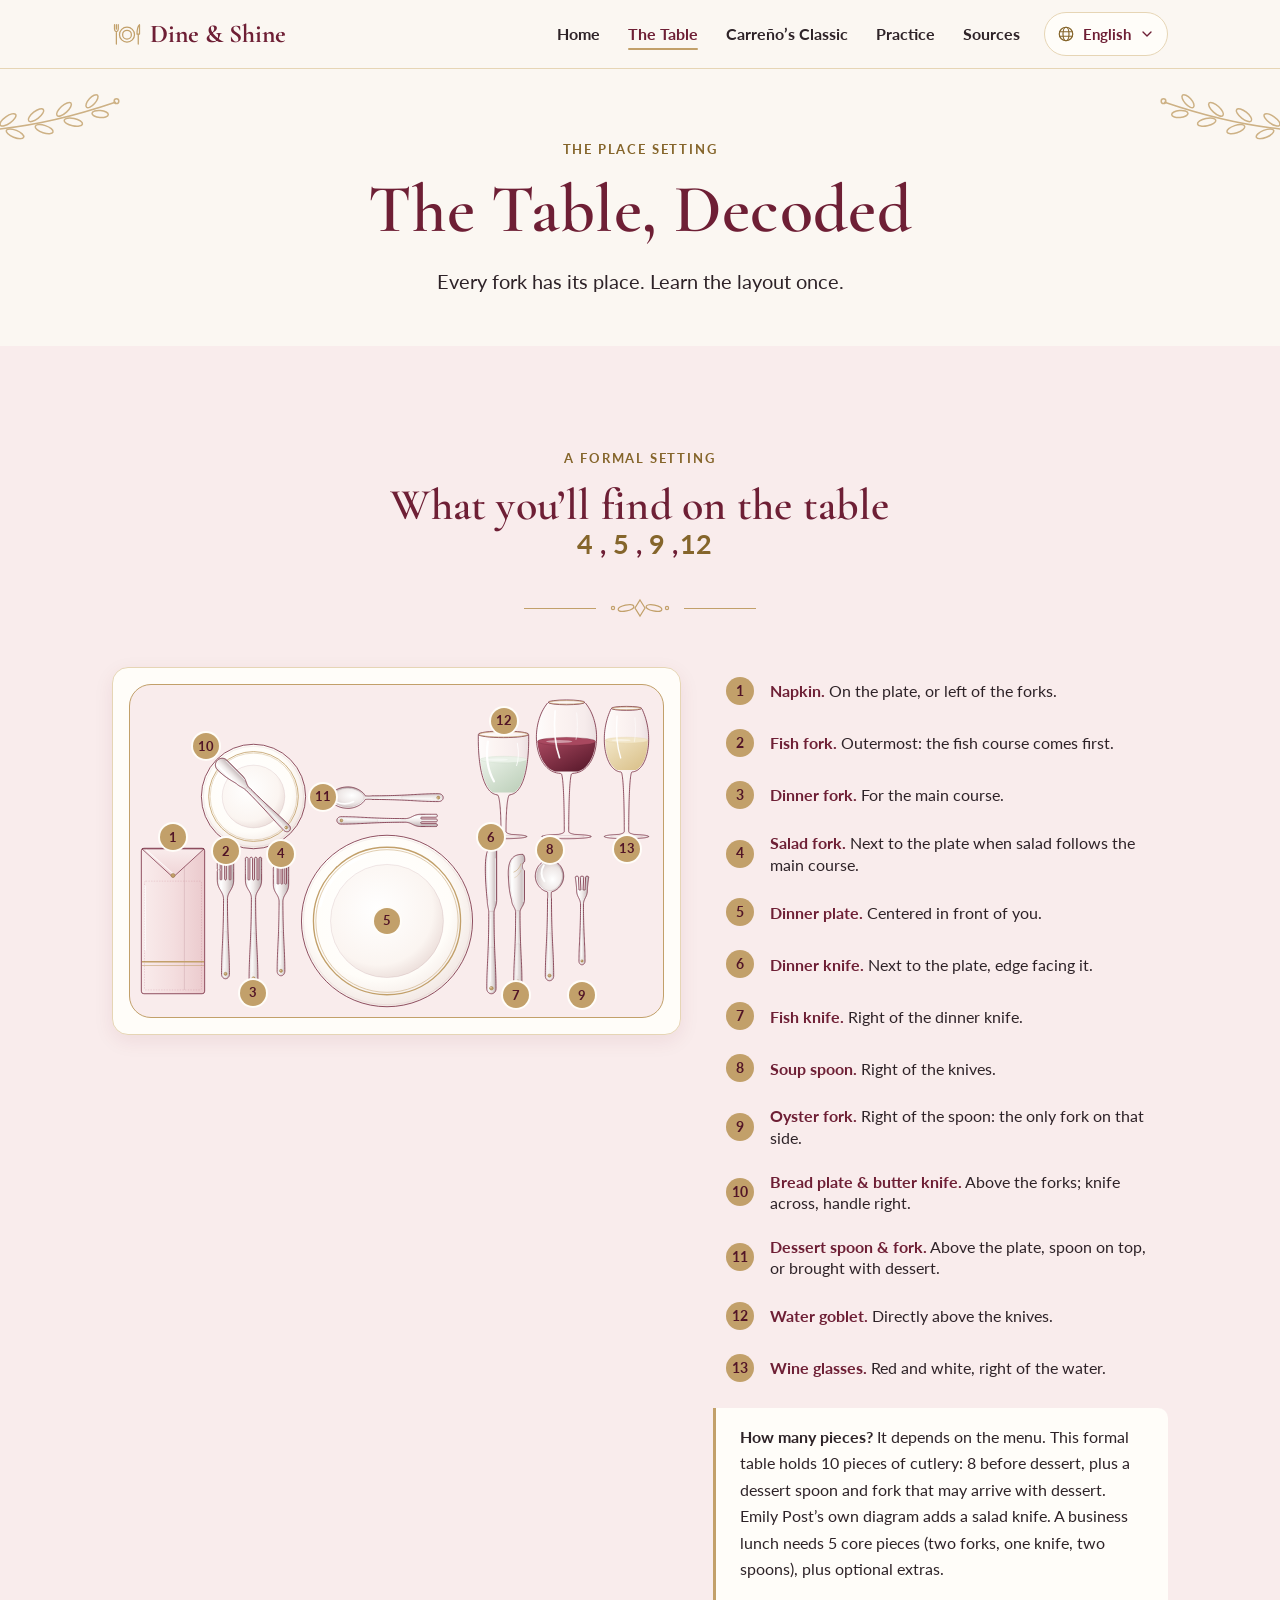
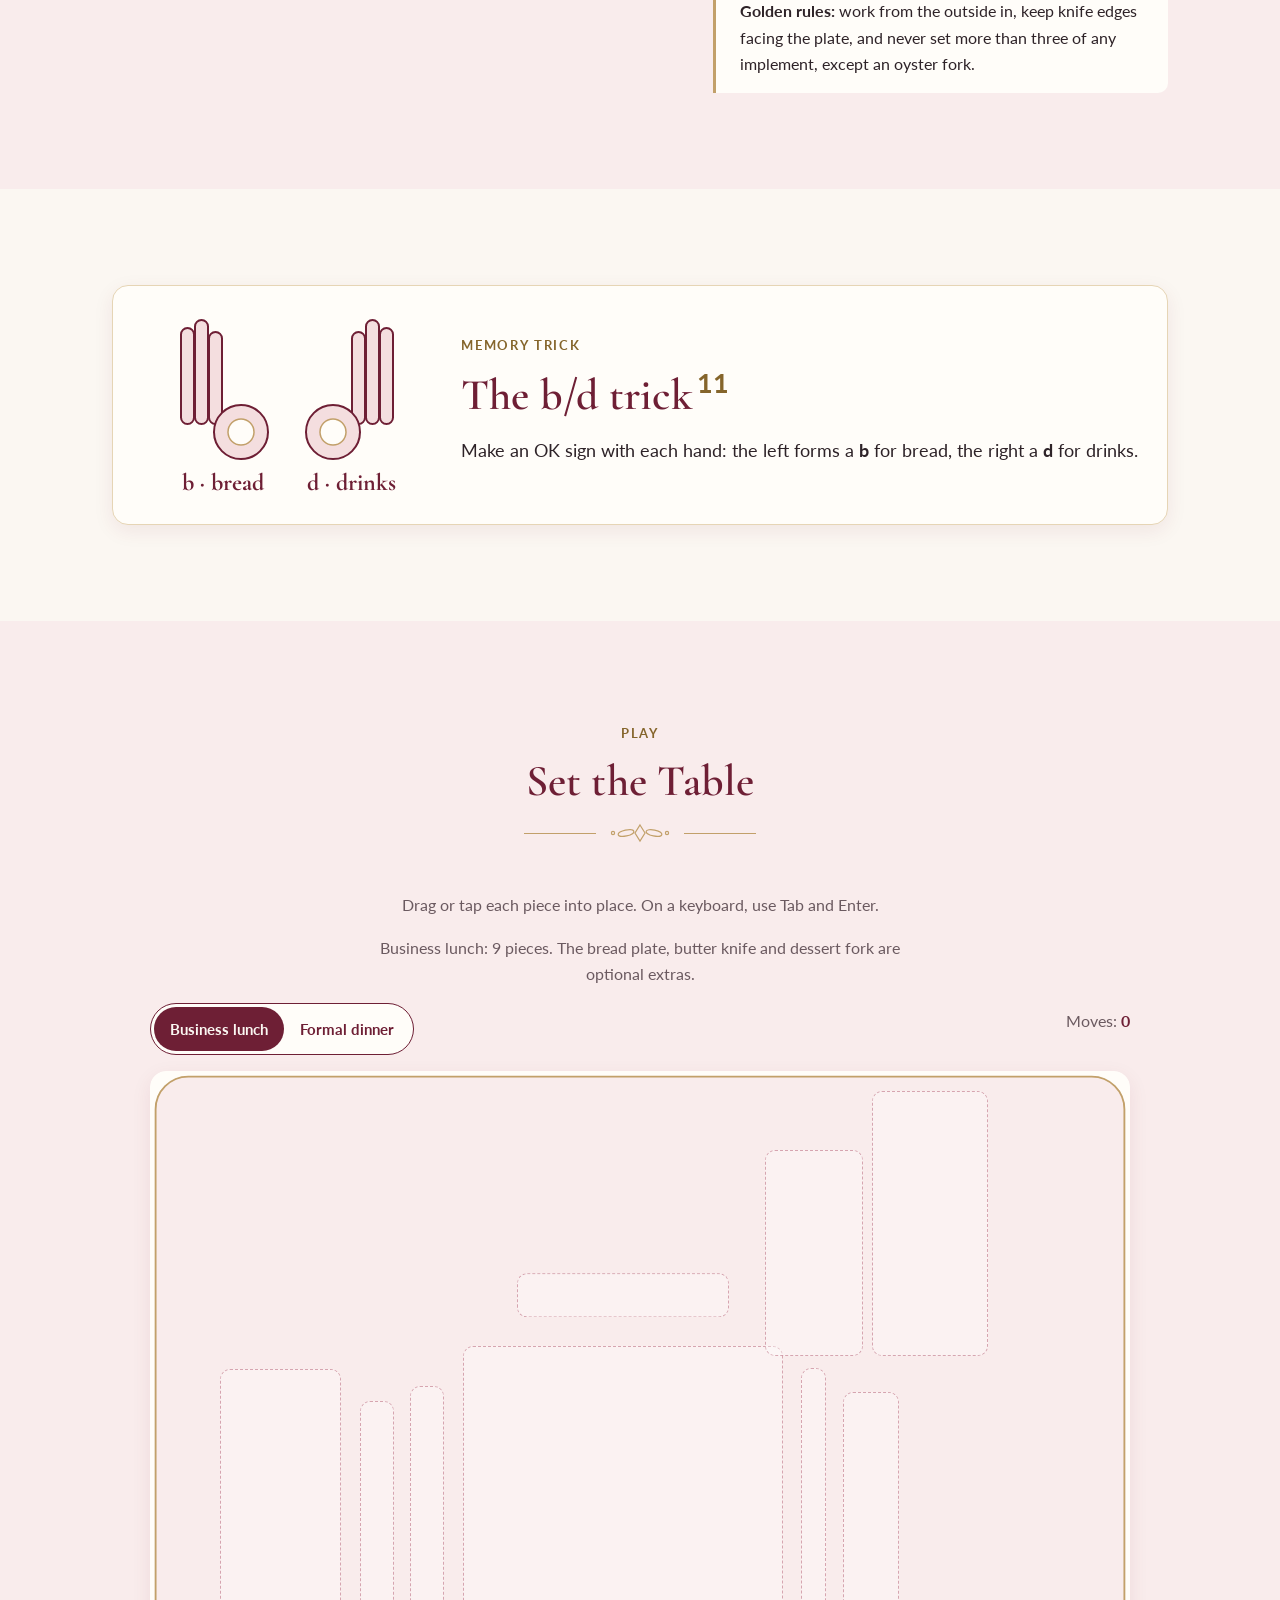
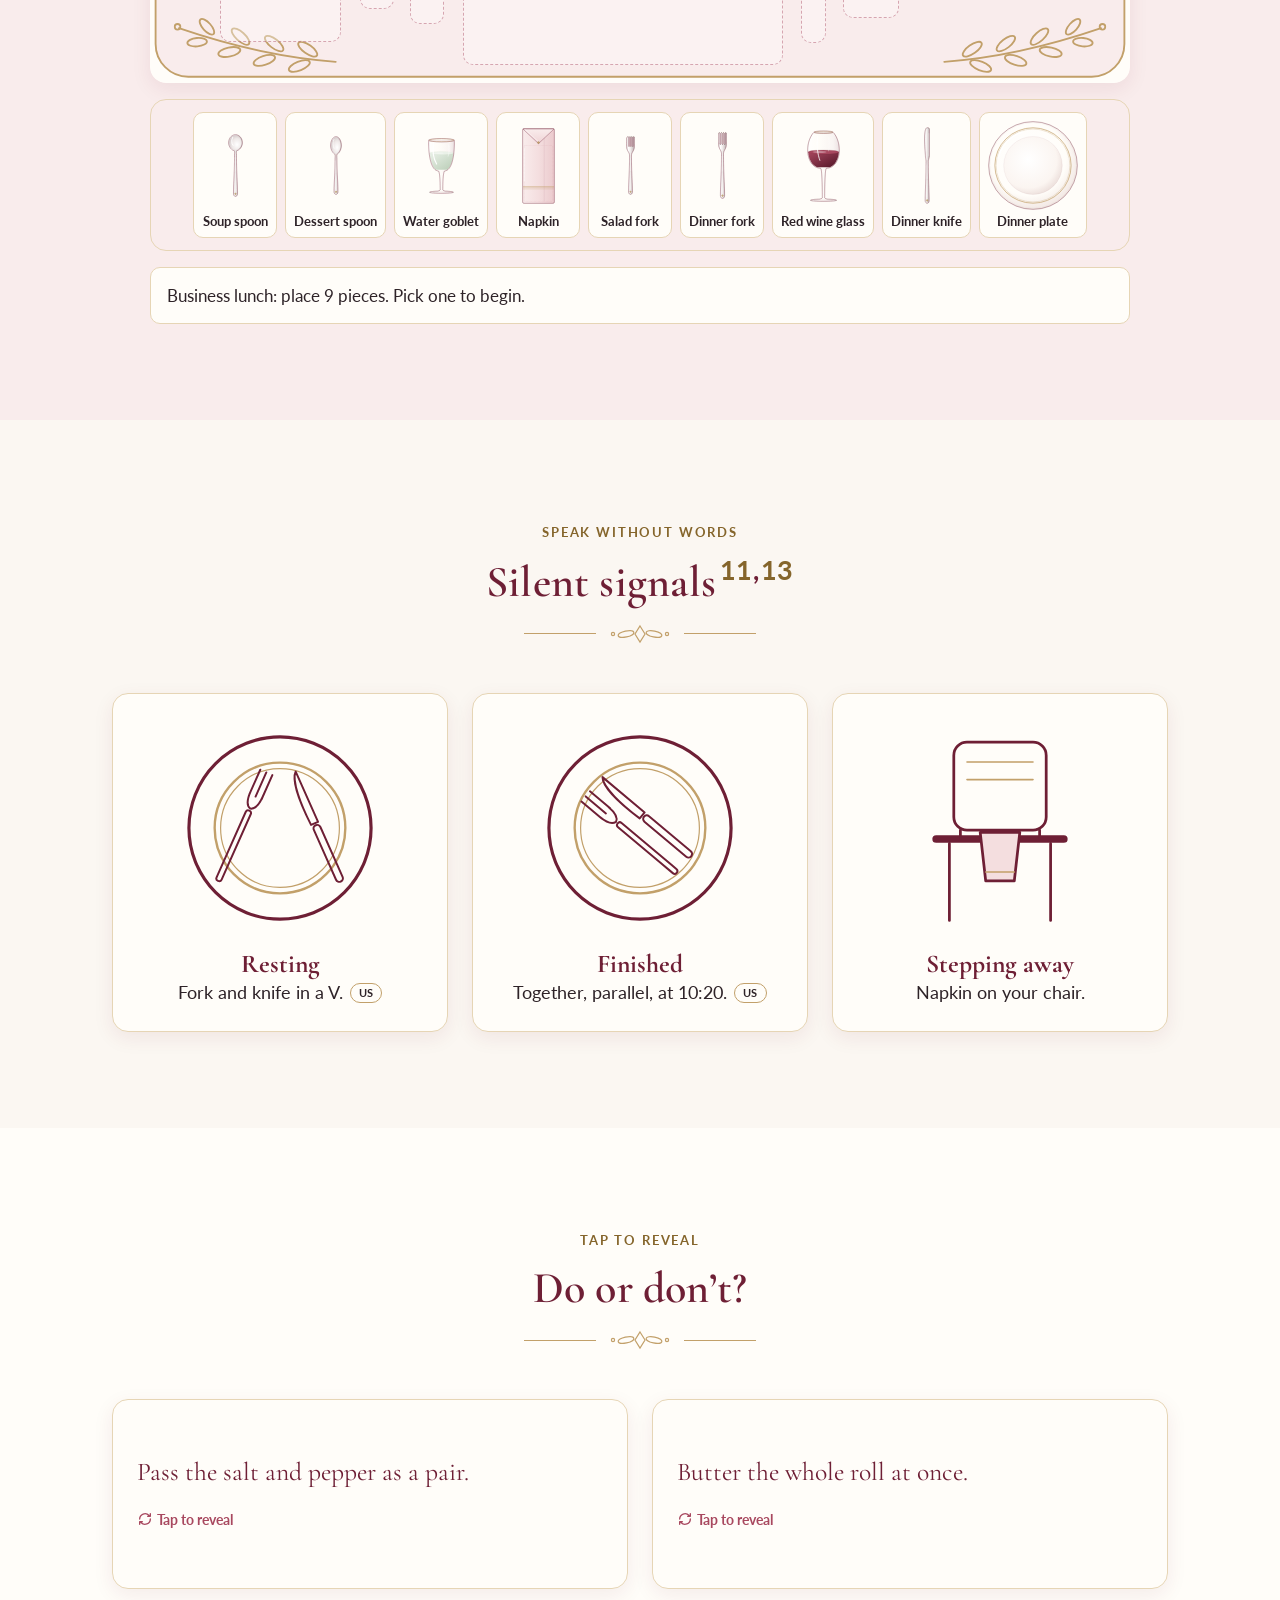
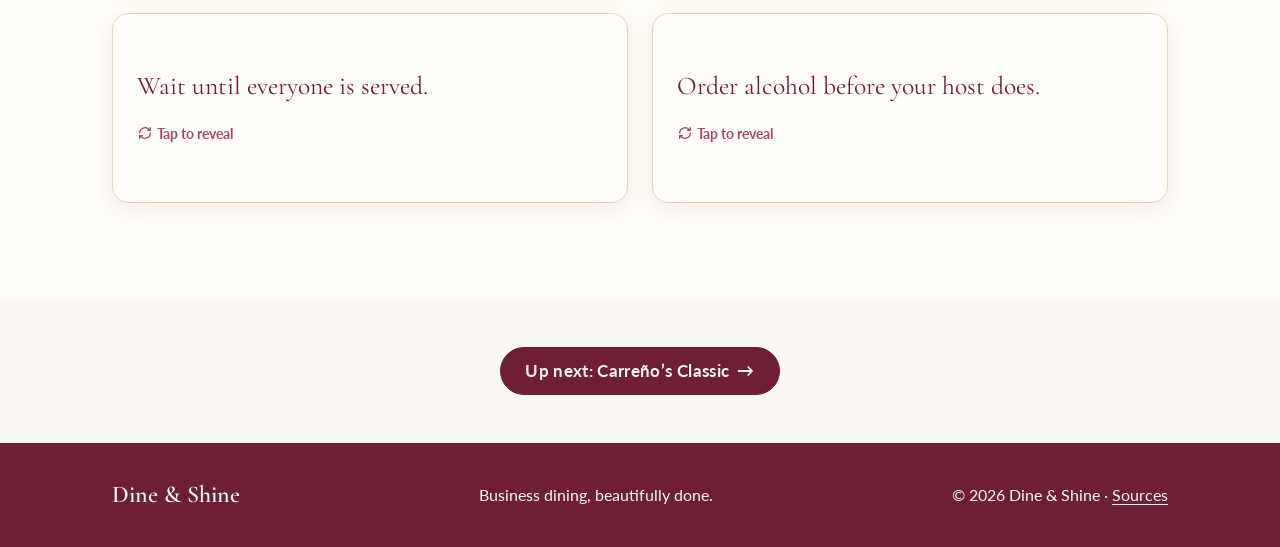
<file: table.html>
<!doctype html>
<html lang="en" class="no-js" data-i18n-title="table.meta.title">
<head>
  <meta charset="utf-8">
  <meta name="viewport" content="width=device-width, initial-scale=1">
  <title>The Table | Dine &amp; Shine</title>
  <meta name="description" content="Decode a formal place setting and practice with the Set-the-Table game." data-i18n-attr="content:table.meta.desc">
  <link rel="icon" href="data:image/svg+xml,%3Csvg xmlns='http://www.w3.org/2000/svg' viewBox='0 0 32 32'%3E%3Ccircle cx='16' cy='16' r='14' fill='%236E1F35'/%3E%3Ccircle cx='16' cy='16' r='9' fill='none' stroke='%23C2A06A' stroke-width='2'/%3E%3C/svg%3E">
  <link rel="preconnect" href="https://fonts.googleapis.com">
  <link rel="preconnect" href="https://fonts.gstatic.com" crossorigin>
  <link rel="stylesheet" href="https://fonts.googleapis.com/css2?family=Cormorant+Garamond:ital,wght@0,500;0,600;0,700;1,500;1,600&family=Lato:wght@400;700&display=swap">
  <link rel="stylesheet" href="css/styles.css">
  <script>document.documentElement.className = document.documentElement.className.replace('no-js', 'js');</script>
</head>
<body>
<svg xmlns="http://www.w3.org/2000/svg" style="position:absolute;width:0;height:0;overflow:hidden" aria-hidden="true" focusable="false">
  <!-- Original line-art for Dine & Shine. Single-weight strokes in currentColor, gold accents. -->
  <symbol id="i-fork" viewBox="0 0 24 120"><g fill="none" stroke="currentColor" stroke-width="1.8" stroke-linecap="round" stroke-linejoin="round"><path d="M6 6v24M12 6v24M18 6v24M6 28c0 9 2.5 13 6 14c3.5-1 6-5 6-14"/><rect x="9.5" y="44" width="5" height="70" rx="2.5"/></g></symbol>
  <symbol id="i-knife" viewBox="0 0 24 120"><g fill="none" stroke="currentColor" stroke-width="1.8" stroke-linecap="round" stroke-linejoin="round"><path d="M14 6c-7 6-8 30-7 50h7z"/><rect x="7.5" y="58" width="6.5" height="56" rx="3.2"/></g></symbol>
  <symbol id="i-spoon-h" viewBox="0 0 120 24"><g fill="none" stroke="currentColor" stroke-width="1.8" stroke-linecap="round" stroke-linejoin="round"><ellipse cx="22" cy="12" rx="15" ry="8"/><path d="M37 12h4"/><rect x="41" y="9.5" width="73" height="5" rx="2.5"/></g></symbol>
  <symbol id="i-plate" viewBox="0 0 100 100"><g fill="none" stroke-linecap="round"><circle cx="50" cy="50" r="46" fill="#FFFDF9" stroke="currentColor" stroke-width="1.6"/><circle cx="50" cy="50" r="33" stroke="#C2A06A" stroke-width="1.2"/><circle cx="50" cy="50" r="30" stroke="#C2A06A" stroke-width=".6"/></g></symbol>
  <symbol id="i-bread" viewBox="0 0 100 100"><g fill="none" stroke="currentColor" stroke-width="1.8" stroke-linecap="round" stroke-linejoin="round"><circle cx="50" cy="54" r="40" fill="#FFFDF9"/><circle cx="50" cy="54" r="29" stroke="#C2A06A" stroke-width="1.2"/><ellipse cx="50" cy="62" rx="17" ry="11" fill="#F3EBDD"/><path d="M42 58l4 7M50 56l4 8M58 58l3 6"/><path d="M18 31l64-11" stroke-width="4"/><path d="M60 24l22-4"/></g></symbol>
  <symbol id="i-water" viewBox="0 0 60 90"><g fill="none" stroke="currentColor" stroke-width="1.8" stroke-linecap="round" stroke-linejoin="round"><path d="M10 6h40c0 28-8 40-20 42C18 46 10 34 10 6z" fill="#FFFDF9"/><path d="M12.5 24h35c-1 12-7 19-17.5 20c-10.5-1-16.5-8-17.5-20z" fill="#E4ECE2" stroke="none"/><path d="M30 48v28"/><ellipse cx="30" cy="80" rx="14" ry="4"/></g></symbol>
  <symbol id="i-wine" viewBox="0 0 60 90"><g fill="none" stroke="currentColor" stroke-width="1.8" stroke-linecap="round" stroke-linejoin="round"><path d="M13 6h34c3 24-4 37-17 39C17 43 10 30 13 6z" fill="#FFFDF9"/><path d="M14.3 24h31.4c-.9 10-6 17-15.7 18.6C20.3 41 15.2 34 14.3 24z" fill="#A8485F" fill-opacity=".35" stroke="none"/><path d="M30 45v31"/><ellipse cx="30" cy="80" rx="12" ry="3.5"/></g></symbol>
  <symbol id="leafs" viewBox="0 0 120 40"><g fill="none" stroke="currentColor" stroke-width="1.3" stroke-linecap="round"><path d="M4 32C34 30 72 23 116 8"/><ellipse cx="24" cy="23" rx="8" ry="3.2" transform="rotate(-35 24 23)"/><ellipse cx="30" cy="35" rx="8" ry="3.2" transform="rotate(22 30 35)"/><ellipse cx="48" cy="19" rx="8" ry="3.2" transform="rotate(-38 48 19)"/><ellipse cx="55" cy="31" rx="8" ry="3.2" transform="rotate(18 55 31)"/><ellipse cx="72" cy="14" rx="8" ry="3.2" transform="rotate(-42 72 14)"/><ellipse cx="80" cy="25" rx="8" ry="3.2" transform="rotate(12 80 25)"/><ellipse cx="96" cy="7" rx="7" ry="3" transform="rotate(-48 96 7)"/><ellipse cx="103" cy="18" rx="7" ry="3" transform="rotate(5 103 18)"/><circle cx="117" cy="7" r="2"/></g></symbol>
  <symbol id="orn" viewBox="0 0 64 22"><g fill="none" stroke="currentColor" stroke-width="1.2" stroke-linecap="round"><path d="M32 3l5 8-5 8-5-8z"/><ellipse cx="18" cy="11" rx="8" ry="3" transform="rotate(-12 18 11)"/><ellipse cx="46" cy="11" rx="8" ry="3" transform="rotate(12 46 11)"/><circle cx="5" cy="11" r="1.6"/><circle cx="59" cy="11" r="1.6"/></g></symbol>
  <symbol id="i-calendar" viewBox="0 0 48 48"><g fill="none" stroke="currentColor" stroke-width="2" stroke-linecap="round" stroke-linejoin="round"><rect x="7" y="10" width="34" height="31" rx="4"/><path d="M7 19h34M16 6v8M32 6v8M15 27h4M22 27h4M29 27h4M15 33h4M22 33h4"/></g></symbol>
  <symbol id="i-menu" viewBox="0 0 48 48"><g fill="none" stroke="currentColor" stroke-width="2" stroke-linecap="round" stroke-linejoin="round"><rect x="11" y="5" width="26" height="38" rx="3"/><path d="M17 13h14M17 20h14M17 26h10M17 32h12"/></g></symbol>
  <symbol id="i-chat" viewBox="0 0 48 48"><g fill="none" stroke="currentColor" stroke-width="2" stroke-linecap="round" stroke-linejoin="round"><path d="M6 8h24a3 3 0 0 1 3 3v12a3 3 0 0 1-3 3H16l-7 6v-6H6a3 3 0 0 1-3-3V11a3 3 0 0 1 3-3z"/><path d="M37 17h5a3 3 0 0 1 3 3v11a3 3 0 0 1-3 3h-2v6l-7-6h-8a3 3 0 0 1-3-3v-2"/></g></symbol>
  <symbol id="i-envelope" viewBox="0 0 48 48"><g fill="none" stroke="currentColor" stroke-width="2" stroke-linecap="round" stroke-linejoin="round"><rect x="5" y="11" width="38" height="27" rx="3"/><path d="M5 14l19 13l19-13"/></g></symbol>
  <symbol id="i-dine" viewBox="0 0 48 48"><g fill="none" stroke="currentColor" stroke-width="2" stroke-linecap="round" stroke-linejoin="round"><circle cx="24" cy="25" r="12"/><circle cx="24" cy="25" r="7"/><path d="M4 9v7M7 9v7M10 9v7M4 16c0 3 1.3 4 3 4.5c1.7-.5 3-1.5 3-4.5M7 20.5V40M44 9c-3 3-4 11-4 15h4zM42 24v16"/></g></symbol>
  <symbol id="i-loaf" viewBox="0 0 48 48"><g fill="none" stroke="currentColor" stroke-width="2" stroke-linecap="round" stroke-linejoin="round"><path d="M8 30c0-9 7-15 16-15s16 6 16 15v5a3 3 0 0 1-3 3H11a3 3 0 0 1-3-3z"/><path d="M17 22l3 5M24 20l3 6M31 22l3 5"/></g></symbol>
  <symbol id="i-bell" viewBox="0 0 48 48"><g fill="none" stroke="currentColor" stroke-width="2" stroke-linecap="round" stroke-linejoin="round"><path d="M11 35a13 13 0 0 1 26 0zM24 22v-4M21 18h6M5 40h38"/></g></symbol>
  <symbol id="i-ext" viewBox="0 0 24 24"><g fill="none" stroke="currentColor" stroke-width="2" stroke-linecap="round" stroke-linejoin="round"><path d="M14 4h6v6M20 4l-9 9M18 14v5a1 1 0 0 1-1 1H5a1 1 0 0 1-1-1V7a1 1 0 0 1 1-1h5"/></g></symbol>
  <symbol id="i-flip" viewBox="0 0 24 24"><g fill="none" stroke="currentColor" stroke-width="2" stroke-linecap="round" stroke-linejoin="round"><path d="M4 12a8 8 0 0 1 14-5.3M20 4v4h-4M20 12a8 8 0 0 1-14 5.3M4 20v-4h4"/></g></symbol>
  <symbol id="i-burger" viewBox="0 0 24 24"><g fill="none" stroke="currentColor" stroke-width="2" stroke-linecap="round"><path d="M4 7h16M4 12h16M4 17h16"/></g></symbol>
  <symbol id="i-globe" viewBox="0 0 24 24"><g fill="none" stroke="currentColor" stroke-width="1.6" stroke-linecap="round"><circle cx="12" cy="12" r="9"/><ellipse cx="12" cy="12" rx="4" ry="9"/><path d="M3.5 9h17M3.5 15h17"/></g></symbol>
  <symbol id="i-chev" viewBox="0 0 24 24"><path d="M6 9l6 6 6-6" fill="none" stroke="currentColor" stroke-width="2" stroke-linecap="round" stroke-linejoin="round"/></symbol>
</svg>
<a class="skip-link" href="#main" data-i18n="a11y.skip">Skip to content</a>

<header class="site-header">
  <nav class="container nav" aria-label="Main" data-i18n-attr="aria-label:a11y.mainNav">
    <a class="brand" href="index.html"><svg aria-hidden="true"><use href="#i-dine"/></svg>Dine &amp; Shine</a>
    <button class="nav-toggle" type="button" aria-expanded="false" aria-controls="nav-list" aria-label="Open menu"><svg aria-hidden="true"><use href="#i-burger"/></svg></button>
    <ul class="nav-list" id="nav-list">
      <li><a href="index.html" data-i18n="nav.home">Home</a></li>
      <li><a href="table.html" aria-current="page" data-i18n="nav.table">The Table</a></li>
      <li><a href="carreno.html" data-i18n="nav.carreno">Carreño’s Classic</a></li>
      <li><a href="practice.html" data-i18n="nav.practice">Practice</a></li>
      <li><a href="practice.html#references" data-i18n="nav.sources">Sources</a></li>
      <li class="lang-item">
        <div class="lang" data-lang-switch>
          <button type="button" class="lang-btn" aria-expanded="false" aria-controls="lang-menu">
            <svg class="globe" aria-hidden="true"><use href="#i-globe"/></svg>
            <span class="sr-only" data-i18n="a11y.language">Language:</span>
            <span data-lang-current>English</span>
            <svg class="chev" aria-hidden="true"><use href="#i-chev"/></svg>
          </button>
          <ul class="lang-menu" id="lang-menu" hidden>
            <li><button type="button" lang="en" data-lang="en" data-short="English">English</button></li>
            <li><button type="button" lang="es-419" data-lang="es-419" data-short="Español (LatAm)">Español (Latinoamérica)</button></li>
            <li><button type="button" lang="es-ES" data-lang="es-ES" data-short="Español (España)">Español (España)</button></li>
            <li><button type="button" lang="pt-BR" data-lang="pt-BR" data-short="Português (BR)">Português (Brasil)</button></li>
            <li><button type="button" lang="fr" data-lang="fr" data-short="Français">Français</button></li>
          </ul>
        </div>
      </li>
    </ul>
  </nav>
</header>

<main id="main">
  <header class="page-hero">
    <svg class="corner corner--l" viewBox="0 0 120 40" aria-hidden="true"><use href="#leafs"/></svg>
    <svg class="corner corner--r" viewBox="0 0 120 40" aria-hidden="true"><use href="#leafs"/></svg>
    <div class="container reveal">
      <span class="eyebrow" data-i18n="table.hero.eyebrow">The place setting</span>
      <h1 data-i18n="table.hero.title">The Table, Decoded</h1>
      <p class="lede" data-i18n="table.hero.lede">Every fork has its place. Learn the layout once.</p>
    </div>
  </header>

  <!-- ILLUSTRATED SETTING -->
  <section class="section section--blush" id="setting" aria-labelledby="setting-title">
    <div class="container">
      <div class="section-head reveal">
        <span class="eyebrow" data-i18n="table.set.eyebrow">A formal setting</span>
        <h2 id="setting-title"><span data-i18n="table.set.title">What you’ll find on the table</span><sup class="cites"><a class="cite-ref" href="practice.html#src-4"><span class="sr-only"><span data-i18n="cite.source">Source</span> </span>4<span class="cite-pop">Emily Post Institute (n.d.-a)</span></a><span aria-hidden="true">,</span><a class="cite-ref" href="practice.html#src-5"><span class="sr-only"><span data-i18n="cite.source">Source</span> </span>5<span class="cite-pop">Emily Post Institute (n.d.-b)</span></a><span aria-hidden="true">,</span><a class="cite-ref" href="practice.html#src-9"><span class="sr-only"><span data-i18n="cite.source">Source</span> </span>9<span class="cite-pop">Lowry (2016)</span></a><span aria-hidden="true">,</span><a class="cite-ref" href="practice.html#src-12"><span class="sr-only"><span data-i18n="cite.source">Source</span> </span>12<span class="cite-pop">UC Riverside Career Center (n.d.)</span></a></sup></h2>
        <div class="ornament" aria-hidden="true"><svg><use href="#orn"/></svg></div>
      </div>
      <div class="setting">
        <div class="setting-art reveal" data-setting-art>
          <div class="scene" role="img" aria-label="A full formal place setting seen from above, with thirteen numbered groups described in the list beside it." data-i18n-attr="aria-label:table.set.art">
            <div class="part" data-part="5"><img class="tp" src="assets/table/plate-dinner.svg" width="685" height="685" alt="" draggable="false" style="--x:671;--y:588;--w:685;--h:685"><span class="pin" style="--px:1013;--py:930">5</span></div>
            <div class="part" data-part="1"><img class="tp" src="assets/table/napkin.svg" width="260" height="585" alt="" draggable="false" style="--x:40;--y:638;--w:260;--h:585"><span class="pin" style="--px:170;--py:600">1</span></div>
            <div class="part" data-part="2"><img class="tp" src="assets/table/fork-fish.svg" width="75" height="472" alt="" draggable="false" style="--x:340;--y:694;--w:75;--h:472"><span class="pin" style="--px:377;--py:655">2</span></div>
            <div class="part" data-part="3"><img class="tp" src="assets/table/fork-dinner.svg" width="73" height="510" alt="" draggable="false" style="--x:450;--y:675;--w:73;--h:510"><span class="pin" style="--px:486;--py:1215">3</span></div>
            <div class="part" data-part="4"><img class="tp" src="assets/table/fork-salad.svg" width="73" height="447" alt="" draggable="false" style="--x:558;--y:706;--w:73;--h:447"><span class="pin" style="--px:594;--py:665">4</span></div>
            <div class="part" data-part="6"><img class="tp" src="assets/table/knife-dinner.svg" width="53" height="590" alt="" draggable="false" style="--x:1396;--y:635;--w:53;--h:590"><span class="pin" style="--px:1422;--py:600">6</span></div>
            <div class="part" data-part="7"><img class="tp" src="assets/table/knife-fish.svg" width="75" height="535" alt="" draggable="false" style="--x:1484;--y:662;--w:75;--h:535"><span class="pin" style="--px:1521;--py:1225">7</span></div>
            <div class="part" data-part="8"><img class="tp" src="assets/table/spoon-soup.svg" width="120" height="485" alt="" draggable="false" style="--x:1594;--y:687;--w:120;--h:485"><span class="pin" style="--px:1654;--py:650">8</span></div>
            <div class="part" data-part="9"><img class="tp" src="assets/table/fork-oyster.svg" width="63" height="360" alt="" draggable="false" style="--x:1749;--y:750;--w:63;--h:360"><span class="pin" style="--px:1780;--py:1225">9</span></div>
            <div class="part" data-part="10"><img class="tp" src="assets/table/plate-bread.svg" width="422" height="422" alt="" draggable="false" style="--x:274;--y:228;--w:422;--h:422"><img class="tp" src="assets/table/knife-butter.svg" width="62" height="410" alt="" draggable="false" style="--x:454;--y:234;--w:62;--h:410;--r:-45deg"><span class="pin" style="--px:300;--py:240">10</span></div>
            <div class="part" data-part="11"><img class="tp" src="assets/table/spoon-dessert.svg" width="95" height="455" alt="" draggable="false" style="--x:965.5;--y:214.5;--w:95;--h:455;--r:-90deg"><img class="tp" src="assets/table/fork-dessert.svg" width="58" height="405" alt="" draggable="false" style="--x:984;--y:331.5;--w:58;--h:405;--r:90deg"><span class="pin" style="--px:760;--py:440">11</span></div>
            <div class="part" data-part="12"><img class="tp" src="assets/table/glass-water.svg" width="210" height="442" alt="" draggable="false" style="--x:1367;--y:168;--w:210;--h:442"><span class="pin" style="--px:1472;--py:140">12</span></div>
            <div class="part" data-part="13"><img class="tp" src="assets/table/glass-wine-red.svg" width="248" height="567" alt="" draggable="false" style="--x:1597;--y:43;--w:248;--h:567"><img class="tp" src="assets/table/glass-wine-white.svg" width="185" height="542" alt="" draggable="false" style="--x:1865;--y:68;--w:185;--h:542"><span class="pin" style="--px:1957;--py:645">13</span></div>
          </div>
        </div>
        <div class="reveal" style="--delay:120ms">
          <ol class="legend" data-legend>
            <li><button type="button" data-part="1"><span class="n">1</span><span data-i18n-html="table.leg1"><strong>Napkin.</strong> On the plate, or left of the forks.</span></button></li>
            <li><button type="button" data-part="2"><span class="n">2</span><span data-i18n-html="table.leg2"><strong>Fish fork.</strong> Outermost: the fish course comes first.</span></button></li>
            <li><button type="button" data-part="3"><span class="n">3</span><span data-i18n-html="table.leg3"><strong>Dinner fork.</strong> For the main course.</span></button></li>
            <li><button type="button" data-part="4"><span class="n">4</span><span data-i18n-html="table.leg4"><strong>Salad fork.</strong> Next to the plate when salad follows the main course.</span></button></li>
            <li><button type="button" data-part="5"><span class="n">5</span><span data-i18n-html="table.leg5"><strong>Dinner plate.</strong> Centered in front of you.</span></button></li>
            <li><button type="button" data-part="6"><span class="n">6</span><span data-i18n-html="table.leg6"><strong>Dinner knife.</strong> Next to the plate, edge facing it.</span></button></li>
            <li><button type="button" data-part="7"><span class="n">7</span><span data-i18n-html="table.leg7"><strong>Fish knife.</strong> Right of the dinner knife.</span></button></li>
            <li><button type="button" data-part="8"><span class="n">8</span><span data-i18n-html="table.leg8"><strong>Soup spoon.</strong> Right of the knives.</span></button></li>
            <li><button type="button" data-part="9"><span class="n">9</span><span data-i18n-html="table.leg9"><strong>Oyster fork.</strong> Right of the spoon: the only fork on that side.</span></button></li>
            <li><button type="button" data-part="10"><span class="n">10</span><span data-i18n-html="table.leg10"><strong>Bread plate &amp; butter knife.</strong> Above the forks; knife across, handle right.</span></button></li>
            <li><button type="button" data-part="11"><span class="n">11</span><span data-i18n-html="table.leg11"><strong>Dessert spoon &amp; fork.</strong> Above the plate, spoon on top, or brought with dessert.</span></button></li>
            <li><button type="button" data-part="12"><span class="n">12</span><span data-i18n-html="table.leg12"><strong>Water goblet.</strong> Directly above the knives.</span></button></li>
            <li><button type="button" data-part="13"><span class="n">13</span><span data-i18n-html="table.leg13"><strong>Wine glasses.</strong> Red and white, right of the water.</span></button></li>
          </ol>
          <div class="note count-note">
            <p data-i18n-html="table.count.intro"><strong>How many pieces?</strong> It depends on the menu. This formal table holds 10 pieces of cutlery: 8 before dessert, plus a dessert spoon and fork that may arrive with dessert. Emily Post’s own diagram adds a salad knife. A business lunch needs 5 core pieces (two forks, one knife, two spoons), plus optional extras.</p>
            <p data-i18n-html="table.count.rule"><strong>Golden rules:</strong> work from the outside in, keep knife edges facing the plate, and never set more than three of any implement, except an oyster fork.</p>
          </div>
        </div>
      </div>
    </div>
  </section>

  <!-- B/D TRICK -->
  <section class="section" aria-labelledby="bd-title">
    <div class="container">
      <div class="bd-trick card reveal">
        <svg viewBox="0 0 300 190" role="img" aria-labelledby="bd-svg-title">
          <title id="bd-svg-title" data-i18n="table.bd.art">Two hands making OK signs: the left forms a lowercase b for bread, the right forms a d for drinks.</title>
          <g fill="#F4DEDF" stroke="#6E1F35" stroke-width="2" stroke-linejoin="round">
            <rect x="44" y="18" width="13" height="96" rx="6.5"/><rect x="58" y="10" width="13" height="104" rx="6.5"/><rect x="72" y="22" width="13" height="92" rx="6.5"/>
            <circle cx="104" cy="122" r="27"/>
            <rect x="215" y="22" width="13" height="92" rx="6.5"/><rect x="229" y="10" width="13" height="104" rx="6.5"/><rect x="243" y="18" width="13" height="96" rx="6.5"/>
            <circle cx="196" cy="122" r="27"/>
          </g>
          <circle cx="104" cy="122" r="13" fill="#FFFDF9" stroke="#C2A06A" stroke-width="1.5"/>
          <circle cx="196" cy="122" r="13" fill="#FFFDF9" stroke="#C2A06A" stroke-width="1.5"/>
          <text x="86" y="180" text-anchor="middle" font-family="Cormorant Garamond, Georgia, serif" font-size="24" font-weight="700" fill="#6E1F35" data-i18n="table.bd.b">b · bread</text>
          <text x="214" y="180" text-anchor="middle" font-family="Cormorant Garamond, Georgia, serif" font-size="24" font-weight="700" fill="#6E1F35" data-i18n="table.bd.d">d · drinks</text>
        </svg>
        <div>
          <span class="eyebrow" data-i18n="table.bd.eyebrow">Memory trick</span>
          <h2 id="bd-title"><span data-i18n="table.bd.title">The b/d trick</span><sup class="cites"><a class="cite-ref" href="practice.html#src-11"><span class="sr-only"><span data-i18n="cite.source">Source</span> </span>11<span class="cite-pop">Missouri State Career Center (n.d.)</span></a></sup></h2>
          <p data-i18n-html="table.bd.text">Make an OK sign with each hand: the left forms a <strong>b</strong> for bread, the right a <strong>d</strong> for drinks.</p>
        </div>
      </div>
    </div>
  </section>

  <!-- GAME -->
  <section class="section section--blush" id="game" aria-labelledby="game-title">
    <div class="container">
      <div class="section-head reveal">
        <span class="eyebrow" data-i18n="game.eyebrow">Play</span>
        <h2 id="game-title" data-i18n="game.title">Set the Table</h2>
        <div class="ornament" aria-hidden="true"><svg><use href="#orn"/></svg></div>
      </div>
      <div class="game reveal" data-game>
        <p class="how-to" data-i18n="game.howto">Drag or tap each piece into place. On a keyboard, use Tab and Enter.</p>
        <p class="how-to" data-lunch-note data-i18n="game.lunchNote">Business lunch: 9 pieces. The bread plate, butter knife and dessert fork are optional extras.</p>
        <p class="how-to" data-formal-note hidden data-i18n="game.formalNote">Formal dinner: 16 pieces, with salad served after the main course. The napkin can go on the plate or left of the forks, and the two wine glasses can swap places.</p>
        <div class="game-bar">
          <div class="segmented" role="group" aria-label="Choose a table" data-i18n-attr="aria-label:game.chooseTable">
            <button type="button" data-mode="lunch" aria-pressed="true" data-i18n="game.lunch">Business lunch</button>
            <button type="button" data-mode="formal" aria-pressed="false" data-i18n="game.formal">Formal dinner</button>
          </div>
          <p class="moves"><span data-i18n="game.moves">Moves:</span> <strong data-moves>0</strong></p>
        </div>
        <div class="board-scroll" data-board-scroll>
          <div class="board" data-board>
            <svg class="board-art" viewBox="0 0 2100 1310" preserveAspectRatio="none" aria-hidden="true">
              <rect x="12" y="12" width="2076" height="1286" rx="70" fill="#F9ECEC" stroke="#C2A06A" stroke-width="4"/>
              <use href="#leafs" x="1690" y="1170" width="360" height="120" style="color:#C2A06A"/>
              <use href="#leafs" x="50" y="1170" width="360" height="120" style="color:#C2A06A" transform="translate(460 0) scale(-1 1)"/>
            </svg>
            <div class="placed-layer" data-placed></div>
          </div>
        </div>
        <div class="tray" data-tray role="group" aria-label="Pieces to place" data-i18n-attr="aria-label:game.tray"></div>
        <div class="game-status" data-status role="status" aria-live="polite" data-i18n="game.pick">Pick a piece to begin.</div>
        <div class="game-done-actions btn-row" data-done>
          <button type="button" class="btn btn--primary" data-again data-i18n="game.again">Play again</button>
          <button type="button" class="btn btn--ghost" data-switch data-i18n="game.tryFormal">Try the formal dinner</button>
        </div>
        <noscript><p class="note">The game needs JavaScript. The illustrated setting above shows the correct layout.</p></noscript>
      </div>
    </div>
  </section>

  <!-- SIGNALS -->
  <section class="section" aria-labelledby="signals-title">
    <div class="container">
      <div class="section-head reveal">
        <span class="eyebrow" data-i18n="sig.eyebrow">Speak without words</span>
        <h2 id="signals-title"><span data-i18n="sig.title">Silent signals</span><sup class="cites"><a class="cite-ref" href="practice.html#src-11"><span class="sr-only"><span data-i18n="cite.source">Source</span> </span>11<span class="cite-pop">Missouri State Career Center (n.d.)</span></a><span aria-hidden="true">,</span><a class="cite-ref" href="practice.html#src-13"><span class="sr-only"><span data-i18n="cite.source">Source</span> </span>13<span class="cite-pop">UNL Business Career Center (n.d.)</span></a></sup></h2>
        <div class="ornament" aria-hidden="true"><svg><use href="#orn"/></svg></div>
      </div>
      <div class="grid grid--3 signals">
        <figure class="card reveal">
          <svg viewBox="0 0 200 200" role="img" aria-label="Fork and knife resting on the plate in an upside-down V." data-i18n-attr="aria-label:sig.restArt">
            <use href="#i-plate" x="10" y="10" width="180" height="180"/>
            <use href="#i-fork" x="-12" y="0" width="24" height="120" transform="translate(90 44) rotate(24)"/>
            <use href="#i-knife" x="-12" y="0" width="24" height="120" transform="translate(110 44) rotate(-24)"/>
          </svg>
          <figcaption><strong data-i18n="sig.rest">Resting</strong><span data-i18n="sig.restText">Fork and knife in a V.</span> <span class="region" data-i18n="region.us">US</span></figcaption>
        </figure>
        <figure class="card reveal" style="--delay:80ms">
          <svg viewBox="0 0 200 200" role="img" aria-label="Fork and knife side by side, angled from ten o’clock to four o’clock." data-i18n-attr="aria-label:sig.doneArt">
            <use href="#i-plate" x="10" y="10" width="180" height="180"/>
            <use href="#i-fork" x="-12" y="-60" width="24" height="120" transform="translate(92 106) rotate(-50)"/>
            <use href="#i-knife" x="-12" y="-60" width="24" height="120" transform="translate(106 90) rotate(-50)"/>
          </svg>
          <figcaption><strong data-i18n="sig.done">Finished</strong><span data-i18n="sig.doneText">Together, parallel, at 10:20.</span> <span class="region" data-i18n="region.us">US</span></figcaption>
        </figure>
        <figure class="card reveal" style="--delay:160ms">
          <svg viewBox="0 0 200 200" role="img" aria-label="A napkin draped over the seat of a chair." data-i18n-attr="aria-label:sig.awayArt">
            <g fill="none" stroke="currentColor" stroke-width="2.5" stroke-linecap="round" stroke-linejoin="round">
              <rect x="58" y="22" width="84" height="80" rx="12" fill="#FFFDF9"/>
              <path d="M70 40h60M70 56h60" stroke="#C2A06A" stroke-width="1.5"/>
              <path d="M42 110h116" stroke-width="7"/>
              <path d="M54 114v70M146 114v70M64 102v8M136 102v8"/>
              <path d="M82 104h36l-5 44H87z" fill="#F4DEDF"/>
              <path d="M87 140h26" stroke="#C2A06A" stroke-width="1.5"/>
            </g>
          </svg>
          <figcaption><strong data-i18n="sig.away">Stepping away</strong><span data-i18n="sig.awayText">Napkin on your chair.</span></figcaption>
        </figure>
      </div>
    </div>
  </section>

  <!-- DO OR DON'T -->
  <section class="section section--paper" aria-labelledby="dd-title">
    <div class="container">
      <div class="section-head reveal">
        <span class="eyebrow" data-i18n="dd.eyebrow">Tap to reveal</span>
        <h2 id="dd-title" data-i18n="dd.title">Do or don’t?</h2>
        <div class="ornament" aria-hidden="true"><svg><use href="#orn"/></svg></div>
      </div>
      <div class="grid grid--2">
        <button class="flip dd reveal" type="button"><span class="flip-inner">
          <span class="flip-face flip-front front"><span class="txt" data-i18n="dd.f1">Pass the salt and pepper as a pair.</span><span class="flip-hint"><svg aria-hidden="true"><use href="#i-flip"/></svg><span data-i18n="dd.hint">Tap to reveal</span></span></span>
          <span class="flip-face flip-back back do"><span class="verdict" data-i18n="dd.do">Do</span><span class="txt" data-i18n="dd.b1">Even if only one was requested.</span></span>
        </span></button>
        <button class="flip dd reveal" type="button" style="--delay:80ms"><span class="flip-inner">
          <span class="flip-face flip-front front"><span class="txt" data-i18n="dd.f2">Butter the whole roll at once.</span><span class="flip-hint"><svg aria-hidden="true"><use href="#i-flip"/></svg><span data-i18n="dd.hint">Tap to reveal</span></span></span>
          <span class="flip-face flip-back back dont"><span class="verdict" data-i18n="dd.dont">Don’t</span><span class="txt" data-i18n="dd.b2">Tear off one bite, butter it, eat it, repeat.</span></span>
        </span></button>
        <button class="flip dd reveal" type="button" style="--delay:160ms"><span class="flip-inner">
          <span class="flip-face flip-front front"><span class="txt" data-i18n="dd.f3">Wait until everyone is served.</span><span class="flip-hint"><svg aria-hidden="true"><use href="#i-flip"/></svg><span data-i18n="dd.hint">Tap to reveal</span></span></span>
          <span class="flip-face flip-back back do"><span class="verdict" data-i18n="dd.do">Do</span><span class="txt" data-i18n="dd.b3">Then follow your host’s lead.</span></span>
        </span></button>
        <button class="flip dd reveal" type="button" style="--delay:160ms"><span class="flip-inner">
          <span class="flip-face flip-front front"><span class="txt" data-i18n="dd.f6">Order alcohol before your host does.</span><span class="flip-hint"><svg aria-hidden="true"><use href="#i-flip"/></svg><span data-i18n="dd.hint">Tap to reveal</span></span></span>
          <span class="flip-face flip-back back dont"><span class="verdict" data-i18n="dd.dont">Don’t</span><span class="txt" data-i18n="dd.b6">Follow your host, and stop at one.</span> <span class="region" data-i18n="region.us">US</span></span>
        </span></button>
      </div>
    </div>
  </section>

  <div class="next-course container">
    <a class="btn btn--primary" href="carreno.html"><span data-i18n="next.carreno">Up next: Carreño’s Classic</span> <span aria-hidden="true">→</span></a>
  </div>
</main>

<footer class="site-footer">
  <div class="container footer-grid">
    <p class="footer-brand">Dine &amp; Shine</p>
    <p data-i18n="footer.tagline">Business dining, beautifully done.</p>
    <p>© 2026 Dine &amp; Shine · <a href="practice.html#references" data-i18n="nav.sources">Sources</a></p>
  </div>
</footer>

<script src="js/i18n/en.js" defer></script>
<script src="js/i18n/es-419.js" defer></script>
<script src="js/i18n/es-ES.js" defer></script>
<script src="js/i18n/pt-BR.js" defer></script>
<script src="js/i18n/fr.js" defer></script>
<script src="js/i18n.js" defer></script>
<script src="js/main.js" defer></script>
<script src="js/game.js" defer></script>
</body>
</html>
</file>
<file: css/styles.css>
/* =========================================================
   Dine & Shine — Business Dining Etiquette
   Design system: ivory paper, wine ink, blush & sage panels,
   antique-gold line ornaments.
   ========================================================= */

:root {
  --ivory: #FBF7F2;
  --paper: #FFFDF9;
  --ink: #2E2328;
  --wine: #6E1F35;
  --wine-deep: #521527;
  --rose: #A8485F;
  --muted: #6B5A60;
  --blush: #F4DEDF;
  --blush-soft: #F9ECEC;
  --sage: #8FA58C;
  --sage-dark: #48614B;
  --sage-tint: #E4ECE2;
  --gold: #C2A06A;
  --gold-soft: #E6D5B5;
  --gold-text: #85652B;
  --error: #9E2A2B;
  --error-tint: #F8E3E1;
  --sepia: #F3EBDD;

  --serif: "Cormorant Garamond", "Cormorant", Georgia, "Times New Roman", serif;
  --sans: "Lato", system-ui, -apple-system, "Segoe UI", Roboto, Arial, sans-serif;

  --s1: 4px; --s2: 8px; --s3: 12px; --s4: 16px; --s5: 24px;
  --s6: 32px; --s7: 48px; --s8: 64px; --s9: 96px;

  --radius: 16px;
  --radius-sm: 10px;
  --shadow: 0 6px 20px rgba(110, 31, 53, .08);
  --shadow-lift: 0 12px 28px rgba(110, 31, 53, .14);
  --ease: cubic-bezier(.2, .7, .2, 1);
  --container: 1120px;
}

/* ---------- Base ---------- */
*, *::before, *::after { box-sizing: border-box; }
html { scroll-behavior: smooth; -webkit-text-size-adjust: 100%; }
h1, h2, h3, legend, .score, .verdict { font-variant-numeric: lining-nums; }
body {
  margin: 0;
  background: var(--ivory);
  color: var(--ink);
  font-family: var(--sans);
  font-size: 1.125rem;          /* 18px */
  line-height: 1.65;
  overflow-x: hidden;
}
img, svg { display: block; max-width: 100%; }
h1, h2, h3 {
  font-family: var(--serif);
  color: var(--wine);
  font-weight: 600;
  line-height: 1.12;
  margin: 0 0 var(--s4);
  letter-spacing: .005em;
}
h1 { font-size: clamp(2.75rem, 7vw, 4.25rem); }
h2 { font-size: clamp(2rem, 4.5vw, 2.75rem); }
h3 { font-size: 1.75rem; }
p { margin: 0 0 var(--s4); }
a { color: var(--rose); text-underline-offset: 3px; text-decoration-thickness: 1px; }
a:hover { color: var(--wine); }
:focus-visible { outline: 3px solid var(--wine); outline-offset: 3px; border-radius: 6px; }
.sr-only {
  position: absolute; width: 1px; height: 1px; padding: 0; margin: -1px;
  overflow: hidden; clip: rect(0 0 0 0); white-space: nowrap; border: 0;
}
.skip-link {
  position: absolute; left: var(--s4); top: -60px; z-index: 100;
  background: var(--wine); color: var(--ivory); padding: var(--s2) var(--s4);
  border-radius: var(--radius-sm); text-decoration: none;
}
.skip-link:focus { top: var(--s4); color: var(--ivory); }

.container { width: 100%; max-width: var(--container); margin: 0 auto; padding: 0 var(--s4); }
@media (min-width: 768px) { .container { padding: 0 var(--s6); } }

.section { padding: var(--s7) 0; }
@media (min-width: 768px) { .section { padding: var(--s9) 0; } }
.section--blush { background: var(--blush-soft); }
.section--paper { background: var(--paper); }

.eyebrow {
  display: inline-block;
  font-family: var(--sans);
  font-size: .8125rem;
  font-weight: 700;
  letter-spacing: .14em;
  text-transform: uppercase;
  color: var(--gold-text);
  margin-bottom: var(--s3);
}
.lede { font-size: 1.25rem; color: var(--ink); max-width: 38ch; }
.center { text-align: center; }
.center .lede { margin-left: auto; margin-right: auto; }
.cite {
  display: block;
  font-size: .875rem;
  font-style: italic;
  color: var(--muted);
  margin-top: var(--s2);
  line-height: 1.45;
}
.section-head { text-align: center; max-width: 640px; margin: 0 auto var(--s7); }
.section-head p { color: var(--muted); }

/* ---------- Ornaments ---------- */
.ornament { display: flex; align-items: center; justify-content: center; gap: var(--s3); margin: var(--s3) auto var(--s5); color: var(--gold); }
.ornament::before, .ornament::after { content: ""; height: 1px; width: 72px; background: currentColor; }
.ornament svg { width: 64px; height: 22px; }

/* ---------- Header / Nav ---------- */
.site-header {
  position: sticky; top: 0; z-index: 50;
  background: rgba(251, 247, 242, .94);
  backdrop-filter: saturate(1.2) blur(8px);
  -webkit-backdrop-filter: saturate(1.2) blur(8px);
  border-bottom: 1px solid var(--gold-soft);
}
.nav { display: flex; align-items: center; justify-content: space-between; min-height: 68px; }
.brand {
  display: flex; align-items: center; gap: var(--s2);
  font-family: var(--serif); font-size: 1.6rem; font-weight: 700;
  color: var(--wine); text-decoration: none; min-height: 44px;
}
.brand svg { width: 30px; height: 30px; color: var(--gold); }
.brand:hover { color: var(--wine-deep); }
.nav-toggle {
  display: inline-flex; align-items: center; justify-content: center;
  width: 48px; height: 48px; border: 1px solid var(--gold-soft); border-radius: 12px;
  background: var(--paper); color: var(--wine); cursor: pointer;
}
.nav-toggle svg { width: 24px; height: 24px; }
.nav-list {
  list-style: none; margin: 0; padding: 0;
  position: absolute; left: 0; right: 0; top: 100%;
  background: var(--ivory); border-bottom: 1px solid var(--gold-soft);
  display: none; flex-direction: column; padding: var(--s2) var(--s4) var(--s4);
  box-shadow: var(--shadow);
}
.nav-list.is-open { display: flex; }
.no-js .nav-list { display: flex; position: static; box-shadow: none; border: 0; flex-direction: row; flex-wrap: wrap; }
.no-js .nav-toggle { display: none; }
.nav-list a {
  display: flex; align-items: center; min-height: 48px; padding: 0 var(--s3);
  color: var(--ink); text-decoration: none; font-weight: 700; font-size: 1rem;
  border-radius: 10px; position: relative;
}
.nav-list a:hover { color: var(--wine); background: var(--blush-soft); }
.nav-list a[aria-current="page"] { color: var(--wine); }
.nav-list a[aria-current="page"]::after {
  content: ""; position: absolute; left: var(--s3); right: var(--s3); bottom: 8px;
  height: 2px; background: var(--gold); border-radius: 2px;
}
@media (min-width: 960px) {
  .nav-toggle { display: none; }
  .nav-list, .no-js .nav-list {
    display: flex; position: static; flex-direction: row; gap: var(--s1);
    background: none; border: 0; box-shadow: none; padding: 0;
  }
}

/* ---------- Buttons ---------- */
.btn {
  display: inline-flex; align-items: center; justify-content: center; gap: var(--s2);
  min-height: 48px; padding: 0 var(--s5);
  border-radius: 999px; border: 1.5px solid var(--wine);
  font: 700 1rem/1 var(--sans); letter-spacing: .02em;
  text-decoration: none; cursor: pointer;
  transition: transform .2s var(--ease), box-shadow .2s var(--ease), background .2s, color .2s;
}
.btn--primary { background: var(--wine); color: var(--ivory); }
.btn--primary:hover { background: var(--wine-deep); color: var(--ivory); transform: translateY(-2px); box-shadow: var(--shadow-lift); }
.btn--ghost { background: transparent; color: var(--wine); }
.btn--ghost:hover { background: var(--blush); color: var(--wine); transform: translateY(-2px); }
.btn-row { display: flex; flex-wrap: wrap; gap: var(--s3); }

/* ---------- Page hero ---------- */
.hero { padding: var(--s7) 0 var(--s8); position: relative; overflow: hidden; }
.hero-grid { display: grid; gap: var(--s6); align-items: center; }
@media (min-width: 900px) { .hero-grid { grid-template-columns: 1.05fr .95fr; gap: var(--s8); } .hero { padding: var(--s8) 0 var(--s9); } }
.hero h1 { margin-bottom: var(--s3); }
.hero .lede { margin-bottom: var(--s5); }
.hero-art { position: relative; max-width: 480px; margin: 0 auto; width: 100%; }
.hero-art svg { width: 100%; height: auto; }

.page-hero { padding: var(--s7) 0 var(--s6); text-align: center; position: relative; overflow: hidden; }
.page-hero .note { text-align: left; }
@media (min-width: 768px) { .page-hero { padding: var(--s8) 0 var(--s7); } }
.page-hero .lede { margin: 0 auto; }
.page-hero .corner { position: absolute; width: 140px; color: var(--gold); opacity: .8; pointer-events: none; }
.page-hero .corner--l { left: -20px; top: 24px; }
.page-hero .corner--r { right: -20px; top: 24px; transform: scaleX(-1); }
@media (max-width: 600px) { .page-hero .corner { width: 90px; opacity: .55; } }

/* ---------- Cards ---------- */
.card {
  background: var(--paper);
  border: 1px solid var(--gold-soft);
  border-radius: var(--radius);
  padding: var(--s5);
  box-shadow: var(--shadow);
  transition: transform .2s var(--ease), box-shadow .2s var(--ease);
}
.card:hover { transform: translateY(-2px); box-shadow: var(--shadow-lift); }
.grid { display: grid; gap: var(--s5); }
@media (min-width: 768px) { .grid--2 { grid-template-columns: repeat(2, 1fr); } .grid--3 { grid-template-columns: repeat(2, 1fr); } }
@media (min-width: 1024px) { .grid--3 { grid-template-columns: repeat(3, 1fr); } .grid--4 { grid-template-columns: repeat(4, 1fr); } }
@media (min-width: 768px) and (max-width: 1023px) { .grid--4 { grid-template-columns: repeat(2, 1fr); } }

.link-card { display: flex; flex-direction: column; text-decoration: none; color: var(--ink); height: 100%; }
.link-card .icon { width: 48px; height: 48px; color: var(--gold); margin-bottom: var(--s3); }
.link-card h3 { margin-bottom: var(--s2); }
.link-card p { margin-bottom: var(--s3); }
.link-card .more { margin-top: auto; color: var(--rose); font-weight: 700; font-size: 1rem; }
.link-card:hover .more { color: var(--wine); }

/* ---------- Evening tabs ---------- */
.tabs { max-width: 920px; margin: 0 auto; }
.tablist { display: grid; grid-template-columns: repeat(2, 1fr); gap: var(--s2); margin-bottom: var(--s5); }
@media (min-width: 640px) { .tablist { grid-template-columns: repeat(4, 1fr); } }
.tab {
  display: flex; flex-direction: column; align-items: center; gap: var(--s1);
  min-height: 88px; padding: var(--s3) var(--s2);
  background: var(--paper); border: 1px solid var(--gold-soft); border-radius: var(--radius);
  font: 700 1rem/1.2 var(--sans); color: var(--ink); cursor: pointer;
  transition: background .2s, border-color .2s, transform .2s var(--ease);
}
.tab .num { font-family: var(--serif); font-size: 1rem; font-style: italic; color: var(--gold-text); font-weight: 600; }
.tab svg { width: 30px; height: 30px; color: var(--gold); }
.tab:hover { transform: translateY(-2px); border-color: var(--gold); }
.tab[aria-selected="true"] { background: var(--wine); border-color: var(--wine); color: var(--ivory); }
.tab[aria-selected="true"] .num { color: var(--gold-soft); }
.tab[aria-selected="true"] svg { color: var(--gold-soft); }
.no-js .tablist { display: none; }
.tabpanel {
  background: var(--paper); border: 1px solid var(--gold-soft); border-radius: var(--radius);
  padding: var(--s5); box-shadow: var(--shadow);
}
@media (min-width: 768px) { .tabpanel { padding: var(--s6) var(--s7); } }
.js .tabpanel[hidden] { display: none; }
.no-js .tabpanel + .tabpanel { margin-top: var(--s5); }
.tabpanel h3 { margin-bottom: var(--s4); }
.tabpanel.is-entering { animation: panelIn .35s var(--ease); }
@keyframes panelIn { from { opacity: 0; transform: translateY(8px); } to { opacity: 1; transform: none; } }

.tips { list-style: none; margin: 0; padding: 0; display: grid; gap: var(--s4); }
.tips li { display: grid; grid-template-columns: 28px 1fr; gap: var(--s3); align-items: start; }
.tips li::before {
  content: ""; width: 12px; height: 12px; margin: 9px 0 0 8px;
  border: 1.5px solid var(--gold); transform: rotate(45deg); background: var(--blush);
}
.tips .cite { margin-top: 2px; }
.ext-link {
  display: inline-flex; align-items: center; gap: var(--s2); min-height: 44px;
  margin-top: var(--s4); font-weight: 700;
}
.ext-link svg { width: 16px; height: 16px; }

/* ---------- Quick tour ---------- */
.guide { border: 1px dashed var(--gold); border-radius: var(--radius); padding: var(--s5); background: var(--paper); }
.guide h2 { font-size: 1.75rem; margin-bottom: var(--s2); }
.guide p { color: var(--muted); font-size: 1rem; }
.chips { display: flex; flex-wrap: wrap; gap: var(--s2); list-style: none; margin: 0; padding: 0; }
.chip {
  display: inline-flex; align-items: center; gap: var(--s2); min-height: 44px; padding: 0 var(--s4);
  border: 1px solid var(--gold); border-radius: 999px; background: var(--ivory);
  color: var(--ink); text-decoration: none; font-size: .95rem; font-weight: 700;
}
.chip b { color: var(--gold-text); font-weight: 700; }
.chip:hover { background: var(--blush); color: var(--wine); }
.badge {
  display: inline-block; font-size: .75rem; font-weight: 700; letter-spacing: .1em; text-transform: uppercase;
  color: var(--gold-text); border: 1px solid var(--gold); border-radius: 999px; padding: 2px 10px; margin-left: var(--s2);
  vertical-align: middle;
}

/* ---------- Footer ---------- */
.next-course { text-align: center; padding: var(--s7) 0; }
.next-course .btn { font-size: 1.05rem; }
.site-footer { background: var(--wine); color: var(--ivory); padding: var(--s6) 0; font-size: 1rem; }
.site-footer a { color: var(--ivory); display: inline-block; padding: 12px 4px; margin: -12px -4px; }
.src-tag--center { text-align: center; margin-top: var(--s4); }
.site-footer a:hover { color: var(--gold-soft); }
.footer-grid { display: flex; flex-wrap: wrap; gap: var(--s4); justify-content: space-between; align-items: center; }
.footer-grid p { margin: 0; }
.footer-brand { font-family: var(--serif); font-size: 1.5rem; font-weight: 600; }

/* ---------- Scroll reveal ---------- */
.js .reveal { opacity: 0; transform: translateY(16px); transition: opacity .5s var(--ease), transform .5s var(--ease); transition-delay: var(--delay, 0ms); }
.js .reveal.is-visible { opacity: 1; transform: none; }

/* ---------- The Table: illustrated setting ---------- */
.setting { display: grid; gap: var(--s6); align-items: center; }
@media (min-width: 960px) { .setting { grid-template-columns: 1.25fr 1fr; } }
.setting-art { background: var(--paper); border: 1px solid var(--gold-soft); border-radius: var(--radius); padding: var(--s4); box-shadow: var(--shadow); }
.setting-art svg { width: 100%; height: auto; }
.setting-art .part { transition: color .2s, filter .2s; color: var(--wine); }
.setting-art .part.is-hl { color: var(--rose); filter: drop-shadow(0 0 6px rgba(194, 160, 106, .9)); }
.setting-art .pin circle { fill: var(--gold); }
.setting-art .pin text { fill: var(--wine-deep); font: 700 15px var(--sans); }
.setting-art .part.is-hl .pin circle { fill: var(--wine); }
.setting-art .part.is-hl .pin text { fill: var(--ivory); }
.legend { list-style: none; margin: 0; padding: 0; display: grid; gap: var(--s1); counter-reset: leg; }
@media (min-width: 560px) and (max-width: 959px) { .legend { grid-template-columns: 1fr 1fr; column-gap: var(--s4); } }
.legend button {
  width: 100%; display: grid; grid-template-columns: 32px 1fr; gap: var(--s3); align-items: center; text-align: left;
  min-height: 48px; padding: var(--s2) var(--s3); border: 1px solid transparent; border-radius: var(--radius-sm);
  background: none; color: var(--ink); font: 1rem/1.35 var(--sans); cursor: pointer;
}
.legend button:hover, .legend button.is-hl { background: var(--blush-soft); border-color: var(--gold-soft); }
.legend .n {
  width: 28px; height: 28px; border-radius: 50%; background: var(--gold); color: var(--wine-deep);
  display: grid; place-items: center; font-weight: 700; font-size: .875rem;
}
.legend button.is-hl .n { background: var(--wine); color: var(--ivory); }
.legend strong { color: var(--wine); }

.bd-trick { display: grid; gap: var(--s5); align-items: center; }
@media (min-width: 768px) { .bd-trick { grid-template-columns: 300px 1fr; } }
.bd-trick svg { width: 100%; max-width: 300px; margin: 0 auto; height: auto; }

.signals figure { margin: 0; text-align: center; }
.signals svg { width: 100%; max-width: 220px; height: auto; margin: 0 auto var(--s3); color: var(--wine); }
.signals figcaption strong { display: block; font-family: var(--serif); font-size: 1.6rem; color: var(--wine); line-height: 1.1; }
.signals figcaption span { color: var(--ink); }

/* ---------- Flip cards ---------- */
.flip {
  position: relative; display: block; width: 100%; padding: 0; border: 0; background: none;
  font: inherit; color: inherit; text-align: left; cursor: pointer; perspective: 1200px;
}
.flip-inner {
  display: grid; transition: transform .45s var(--ease); transform-style: preserve-3d; height: 100%;
}
.flip.is-flipped .flip-inner { transform: rotateY(180deg); }
.flip-face {
  grid-area: 1 / 1; backface-visibility: hidden; -webkit-backface-visibility: hidden;
  border-radius: var(--radius); padding: var(--s5); border: 1px solid var(--gold-soft);
  box-shadow: var(--shadow); display: flex; flex-direction: column; min-height: 230px;
}
.flip-back { transform: rotateY(180deg); }
.flip:hover .flip-face { box-shadow: var(--shadow-lift); }
.flip-face .tag {
  font-size: .75rem; font-weight: 700; letter-spacing: .14em; text-transform: uppercase; color: var(--gold-text);
  margin-bottom: var(--s3); display: flex; align-items: center; gap: var(--s2);
}
.flip-face .tag svg { width: 22px; height: 22px; color: var(--gold); }
.flip-face .txt { display: block; font-size: 1.125rem; margin-bottom: var(--s2); }
.flip-face .cite { margin-top: auto; }
.flip-hint {
  margin-top: var(--s3); font-size: .875rem; font-weight: 700; color: var(--rose);
  display: inline-flex; align-items: center; gap: var(--s1);
}
.flip-hint svg { width: 16px; height: 16px; }
.no-js .flip-hint { display: none; }

/* Then / Now */
.then { background: var(--sepia); }
.then .txt { font-family: var(--serif); font-size: 1.4rem; line-height: 1.3; color: var(--ink); font-style: italic; }
.now { background: var(--blush); }
.now .tag { color: var(--wine); }
.now .txt { font-weight: 700; color: var(--wine-deep); }

/* Do / Don't */
.dd .flip-face { min-height: 190px; justify-content: center; }
.dd .front { background: var(--paper); }
.dd .front .txt { font-family: var(--serif); font-size: 1.6rem; line-height: 1.2; color: var(--wine); }
.dd .back.do { background: var(--sage-tint); }
.dd .back.dont { background: var(--error-tint); }
.verdict { display: block; font-family: var(--serif); font-size: 2rem; font-weight: 700; line-height: 1; margin-bottom: var(--s2); }
.do .verdict { color: var(--sage-dark); }
.dont .verdict { color: var(--error); }

@media (prefers-reduced-motion: no-preference) {
  .flip.is-flipped .flip-inner { transform: rotateY(180deg); }
}
.no-js .flip-inner { transform: none !important; display: grid; gap: var(--s3); }
.no-js .flip-face { grid-area: auto; backface-visibility: visible; transform: none; }

.theme-group + .theme-group { margin-top: var(--s7); }
.theme-title { display: flex; align-items: center; gap: var(--s3); margin-bottom: var(--s5); }
.theme-title svg { width: 44px; height: 44px; color: var(--gold); flex: none; }
.theme-title h2 { margin: 0; font-size: clamp(1.75rem, 3.5vw, 2.25rem); }
.note {
  max-width: 720px; margin: var(--s5) auto 0; padding: var(--s4) var(--s5);
  border-left: 3px solid var(--gold); background: var(--paper); border-radius: 0 var(--radius-sm) var(--radius-sm) 0;
  font-size: 1rem; color: var(--ink);
}
.note p:last-child { margin-bottom: 0; }

/* ---------- Game ---------- */
.game { max-width: 720px; margin: 0 auto; }
.game-bar { display: flex; flex-wrap: wrap; gap: var(--s3); align-items: center; justify-content: space-between; margin-bottom: var(--s4); }
.segmented { display: inline-flex; border: 1.5px solid var(--wine); border-radius: 999px; padding: 3px; background: var(--paper); }
.segmented button {
  min-height: 44px; padding: 0 var(--s4); border: 0; border-radius: 999px; background: none;
  font: 700 .95rem var(--sans); color: var(--wine); cursor: pointer;
}
.segmented button[aria-pressed="true"] { background: var(--wine); color: var(--ivory); }
.moves { font-size: 1rem; color: var(--muted); }
.moves strong { color: var(--wine); }
.board {
  position: relative; width: 100%; aspect-ratio: 3 / 2;
  background: var(--paper); border: 1px solid var(--gold-soft); border-radius: var(--radius);
  box-shadow: var(--shadow); overflow: hidden; user-select: none; -webkit-user-select: none;
}
.board-art { position: absolute; inset: 0; width: 100%; height: 100%; color: var(--wine); }
.slot {
  position: absolute; padding: 0; border: 2px dashed rgba(168, 72, 95, .45); border-radius: 10px;
  background: rgba(255, 255, 255, .35); cursor: pointer; color: var(--wine);
  transition: background .2s, border-color .2s, transform .15s var(--ease);
}
.slot:hover, .slot.is-over { background: rgba(244, 222, 223, .8); border-color: var(--rose); }
.board.has-selection .slot:not(.is-filled) { border-color: var(--rose); background: rgba(244, 222, 223, .45); animation: pulse 1.6s ease-in-out infinite; }
@keyframes pulse { 50% { background: rgba(244, 222, 223, .85); } }
.slot.is-filled, .slot.is-filled:hover { border: 2px solid transparent; background: transparent; cursor: default; animation: none; }
.slot.is-filled svg { width: 100%; height: 100%; }
.slot.just-placed { animation: snap .3s var(--ease); }
@keyframes snap { 0% { transform: scale(.85); } 60% { transform: scale(1.06); } 100% { transform: scale(1); } }
.slot.is-wrong { animation: shake .35s ease; border-color: var(--error); background: var(--error-tint); }
@keyframes shake { 20%, 60% { transform: translateX(-5px); } 40%, 80% { transform: translateX(5px); } }
.slot[hidden] { display: none; }

.tray {
  display: flex; flex-wrap: wrap; gap: var(--s2); justify-content: center;
  margin-top: var(--s4); padding: var(--s3); min-height: 120px;
  background: var(--blush-soft); border: 1px solid var(--gold-soft); border-radius: var(--radius);
}
@media (max-width: 640px) {
  .tray { flex-wrap: nowrap; justify-content: flex-start; overflow-x: auto; scroll-snap-type: x mandatory; -webkit-overflow-scrolling: touch; }
  .tray .piece { scroll-snap-align: start; flex: none; }
}
.piece {
  display: flex; flex-direction: column; align-items: center; justify-content: space-between; gap: var(--s1);
  width: 92px; min-height: 104px; padding: var(--s2) var(--s1) var(--s2);
  background: var(--paper); border: 1.5px solid var(--gold-soft); border-radius: var(--radius-sm);
  font: 700 .8rem/1.15 var(--sans); color: var(--ink); cursor: grab; touch-action: manipulation;
  transition: transform .15s var(--ease), border-color .15s, box-shadow .15s;
}
.piece svg { width: 56px; height: 64px; color: var(--wine); pointer-events: none; }
.piece span { pointer-events: none; text-align: center; }
.piece:hover { border-color: var(--gold); transform: translateY(-2px); }
.piece[aria-pressed="true"] { border-color: var(--wine); box-shadow: 0 0 0 3px var(--blush), var(--shadow-lift); transform: translateY(-3px); }
.piece.is-dragging { opacity: .35; }
.drag-ghost {
  position: fixed; z-index: 200; pointer-events: none; width: 70px; height: 80px;
  color: var(--wine); transform: translate(-50%, -50%) rotate(-4deg); filter: drop-shadow(0 8px 12px rgba(110, 31, 53, .25));
}
.game-status {
  margin-top: var(--s4); min-height: 3.4em; padding: var(--s3) var(--s4);
  border-radius: var(--radius-sm); background: var(--paper); border: 1px solid var(--gold-soft);
  font-size: 1.05rem; display: flex; align-items: center; gap: var(--s3);
}
.game-status.ok { background: var(--sage-tint); border-color: var(--sage); color: var(--sage-dark); font-weight: 700; }
.game-status.err { background: var(--error-tint); border-color: #E3B6B3; color: var(--error); font-weight: 700; }
.game-status.done { background: var(--wine); color: var(--ivory); border-color: var(--wine); font-weight: 700; }
.game-done-actions { display: none; margin-top: var(--s3); }
.game-done-actions.is-shown { display: flex; }
.how-to { color: var(--muted); font-size: 1rem; text-align: center; max-width: 60ch; margin: 0 auto var(--s4); }

/* ---------- Quiz ---------- */
.quiz {
  max-width: 760px; margin: 0 auto; background: var(--paper);
  border: 1px solid var(--gold-soft); border-radius: var(--radius); box-shadow: var(--shadow);
  padding: var(--s5);
}
@media (min-width: 768px) { .quiz { padding: var(--s6) var(--s7); } }
.quiz-progress { display: flex; justify-content: space-between; font-size: .95rem; color: var(--muted); margin-bottom: var(--s2); }
.bar { height: 6px; border-radius: 6px; background: var(--blush); overflow: hidden; margin-bottom: var(--s5); }
.bar span { display: block; height: 100%; width: 0; background: var(--gold); transition: width .4s var(--ease); }
.quiz fieldset { border: 0; margin: 0; padding: 0; }
.quiz legend { font-family: var(--serif); font-size: clamp(1.6rem, 3.6vw, 2rem); color: var(--wine); font-weight: 600; line-height: 1.2; margin-bottom: var(--s4); padding: 0; }
.options { display: grid; gap: var(--s3); }
.option {
  display: flex; align-items: center; gap: var(--s3); width: 100%; min-height: 56px; padding: var(--s3) var(--s4);
  text-align: left; font: 1.05rem/1.4 var(--sans); color: var(--ink);
  background: var(--ivory); border: 1.5px solid var(--gold-soft); border-radius: var(--radius-sm); cursor: pointer;
  transition: border-color .15s, background .15s, transform .15s var(--ease);
}
.option:hover:not(:disabled) { border-color: var(--rose); background: var(--blush-soft); transform: translateX(3px); }
.option .mark {
  flex: none; width: 30px; height: 30px; border-radius: 50%; border: 1.5px solid var(--gold);
  display: grid; place-items: center; font-weight: 700; font-size: .9rem; color: var(--gold-text);
}
.option:disabled { cursor: default; }
.option.correct { background: var(--sage-tint); border-color: var(--sage-dark); color: var(--sage-dark); font-weight: 700; }
.option.correct .mark { background: var(--sage-dark); border-color: var(--sage-dark); color: #fff; }
.option.wrong { background: var(--error-tint); border-color: var(--error); color: var(--error); font-weight: 700; }
.option.wrong .mark { background: var(--error); border-color: var(--error); color: #fff; }
.explain { margin-top: var(--s4); padding: var(--s4); border-left: 3px solid var(--gold); background: var(--blush-soft); border-radius: 0 var(--radius-sm) var(--radius-sm) 0; }
.explain p { margin: 0; }
.explain .verdict-line { font-weight: 700; color: var(--wine); margin-bottom: var(--s1); }
.quiz-actions { margin-top: var(--s5); display: flex; justify-content: flex-end; gap: var(--s3); flex-wrap: wrap; }
.result { text-align: center; }
.result .score { font-family: var(--serif); font-size: clamp(3.5rem, 10vw, 5rem); color: var(--wine); line-height: 1; margin: var(--s3) 0; }
.result .quiz-actions { justify-content: center; }


/* ---------- References ---------- */
.refs { max-width: 820px; margin: 0 auto; }
.refs ol { list-style: none; padding: 0; margin: 0; display: grid; gap: var(--s4); }
.refs li {
  padding: var(--s4) var(--s5); background: var(--paper); border: 1px solid var(--gold-soft);
  border-radius: var(--radius-sm); font-size: 1rem; line-height: 1.55; padding-left: 3em; text-indent: -1.6em;
}
.refs a { word-break: break-word; }
.refs .ref-note { display: block; text-indent: 0; color: var(--muted); font-size: .9rem; margin-top: var(--s1); }
.further { display: flex; flex-wrap: wrap; gap: var(--s3); justify-content: center; margin-top: var(--s5); }

/* ---------- Reduced motion ---------- */
@media (prefers-reduced-motion: reduce) {
  html { scroll-behavior: auto; }
  *, *::before, *::after { animation-duration: .01ms !important; animation-iteration-count: 1 !important; transition-duration: .01ms !important; }
  .js .reveal { opacity: 1; transform: none; }
  .flip-inner { transition: none; transform: none !important; }
  .flip-face { backface-visibility: visible; transform: none; transition: opacity .2s; }
  .flip .flip-back { opacity: 0; }
  .flip.is-flipped .flip-front { opacity: 0; }
  .flip.is-flipped .flip-back { opacity: 1; }
}

/* ---------- Round 1 additions ---------- */
.src-tag {
  display: block; margin-top: auto; padding-top: var(--s2);
  font-size: .75rem; letter-spacing: .04em; color: var(--muted);
}
.count-note { margin-top: var(--s4); }
.count { list-style: none; margin: 0 0 var(--s3); padding: 0; display: grid; gap: var(--s1); }
.count li { display: grid; grid-template-columns: 40px 1fr; gap: var(--s2); align-items: baseline; }
.count b { font-family: var(--serif); font-size: 1.35rem; color: var(--wine); font-variant-numeric: lining-nums; }

.reveal-answers { max-width: 760px; margin: var(--s5) auto 0; text-align: center; }
.no-js .reveal-answers { display: none; }
.confirm {
  margin-top: var(--s3); padding: var(--s4) var(--s5); text-align: left;
  background: var(--paper); border: 1px solid var(--gold); border-radius: var(--radius-sm);
}
.confirm p { font-weight: 700; color: var(--wine); }
.confirm p:focus { outline: none; }
.confirm[hidden] { display: none; }
.locked-msg { text-align: center; }
.locked-msg p { color: var(--muted); }
@media (min-width: 960px) {
  .setting { align-items: start; }
  .setting-art { position: sticky; top: 96px; }
}

/* ---------- Answer key (after "Show me the answers") ---------- */
.answer-key { text-align: left; padding-left: 1.4em; margin: var(--s4) 0 0; }
.answer-key li { margin-bottom: var(--s3); }
.answer-key .ans { display: block; color: var(--sage-dark); font-size: 1rem; font-weight: 700; }

/* ---------- Region labels ---------- */
.region {
  display: inline-block; vertical-align: 2px; margin-left: 2px;
  padding: 1px 8px; border: 1px solid var(--gold); border-radius: 999px;
  font: 700 .7rem/1.5 var(--sans); letter-spacing: .04em; color: var(--gold-text);
  background: var(--paper); white-space: nowrap; font-style: normal;
}
.flip-face .tag .region { margin-left: 0; }

/* ---------- Etiquette around the world ---------- */
.world {
  max-width: 920px; margin: var(--s6) auto 0; padding: var(--s5);
  background: var(--paper); border: 1px solid var(--gold-soft); border-left: 3px solid var(--gold);
  border-radius: 0 var(--radius) var(--radius) 0;
}
.world h3 { font-size: 1.6rem; margin-bottom: var(--s2); }
.world p { color: var(--muted); font-size: 1rem; margin-bottom: var(--s3); }
.world-list { list-style: none; margin: 0; padding: 0; display: grid; gap: var(--s2); font-size: 1rem; }
@media (min-width: 768px) { .world-list { grid-template-columns: 1fr 1fr; column-gap: var(--s5); } }
.world-list .region { margin: 0 var(--s1) 0 0; }

/* ---------- Language switcher ---------- */
.lang { position: relative; }
.no-js .lang-item { display: none; }
.lang-btn {
  display: inline-flex; align-items: center; gap: var(--s2); min-height: 44px; padding: 0 var(--s3);
  border: 1px solid var(--gold-soft); border-radius: 999px; background: var(--paper);
  font: 700 .95rem var(--sans); color: var(--wine); cursor: pointer; white-space: nowrap;
  transition: border-color .2s, background .2s;
}
.lang-btn:hover, .lang-btn[aria-expanded="true"] { border-color: var(--gold); background: var(--blush-soft); }
.lang-btn .globe { width: 18px; height: 18px; color: var(--gold-text); flex: none; }
.lang-btn .chev { width: 16px; height: 16px; flex: none; transition: transform .2s; }
.lang-btn[aria-expanded="true"] .chev { transform: rotate(180deg); }
.lang-menu {
  list-style: none; margin: var(--s2) 0 0; padding: var(--s1);
  background: var(--paper); border: 1px solid var(--gold); border-radius: var(--radius-sm);
  box-shadow: var(--shadow-lift);
}
.lang-menu[hidden] { display: none; }
.lang-menu button {
  display: flex; align-items: center; gap: var(--s2); width: 100%; min-height: 44px; padding: 0 var(--s3);
  border: 0; border-radius: 8px; background: none; text-align: left;
  font: 1rem var(--sans); color: var(--ink); cursor: pointer; white-space: nowrap;
}
.lang-menu button::before { content: ""; width: 14px; flex: none; color: var(--gold-text); font-weight: 700; }
.lang-menu button[aria-current="true"] { color: var(--wine); font-weight: 700; }
.lang-menu button[aria-current="true"]::before { content: "✓"; }
.lang-menu button:hover, .lang-menu button:focus-visible { background: var(--blush-soft); }
.lang-item { padding: var(--s2) var(--s3) 0; }
@media (min-width: 960px) {
  .lang-item { padding: 0 0 0 var(--s2); display: flex; align-items: center; }
  .lang-menu { position: absolute; right: 0; top: 100%; min-width: 230px; z-index: 60; }
}

/* ---------- Question list (collapsed) ---------- */
.qlist { max-width: 760px; margin: var(--s5) auto 0; }
.qlist details { background: var(--paper); border: 1px solid var(--gold-soft); border-radius: var(--radius); padding: var(--s2) var(--s5); }
.qlist summary { cursor: pointer; min-height: 48px; display: flex; align-items: center; font-family: var(--serif); font-size: 1.4rem; font-weight: 600; color: var(--wine); }
.qlist ol { padding-left: 1.4em; margin: var(--s2) 0 var(--s4); }
.qlist li { margin-bottom: var(--s2); }

/* =========================================================
   Final polish: illustrator's pieces at one real-world scale
   Scene = 2100 × 1310 source px (2.5 px per unit). Every piece
   keeps its own width/height; the whole table scales together.
   ========================================================= */
.scene, .board { --W: 2100; --H: 1310; }
.scene { position: relative; width: 100%; aspect-ratio: 2100 / 1310; background: #F9ECEC; border: 1px solid var(--gold); border-radius: 22px; }
.tp {
  position: absolute; display: block; max-width: none;
  left: calc(var(--x) / var(--W) * 100%); top: calc(var(--y) / var(--H) * 100%);
  width: calc(var(--w) / var(--W) * 100%); height: calc(var(--h) / var(--H) * 100%);
  transform: rotate(var(--r, 0deg)); user-select: none; -webkit-user-select: none;
}
.scene .pin {
  position: absolute; z-index: 3;
  left: calc(var(--px) / var(--W) * 100%); top: calc(var(--py) / var(--H) * 100%);
  transform: translate(-50%, -50%);
  width: 26px; height: 26px; border-radius: 50%; display: grid; place-items: center;
  background: var(--gold); color: var(--wine-deep); font: 700 .8rem/1 var(--sans);
  box-shadow: 0 0 0 2px var(--paper);
}
@media (max-width: 600px) { .scene .pin { width: 21px; height: 21px; font-size: .68rem; } }
.setting-art .part { transition: filter .2s; }
.setting-art .part.is-hl { filter: drop-shadow(0 0 6px rgba(194, 160, 106, .95)); }
.setting-art .part.is-hl .pin { background: var(--wine); color: var(--ivory); }

/* Game board: keeps a minimum scale so every spot has a ≥44px touch area;
   on narrow screens the frame scrolls sideways instead of shrinking the pieces. */
.game { max-width: 980px; }
.board-scroll { overflow-x: auto; border-radius: var(--radius); box-shadow: var(--shadow); -webkit-overflow-scrolling: touch; }
.board {
  --piece-min-scale: .45;
  width: max(100%, calc(var(--W) * var(--piece-min-scale) * 1px));
  aspect-ratio: 2100 / 1310; border: 0; border-radius: var(--radius); box-shadow: none; overflow: hidden;
}
.placed-layer { position: absolute; inset: 0; pointer-events: none; }
.board .tp { z-index: 1; pointer-events: none; }
.board .tp.is-under { z-index: 0; }
.board .tp.just-placed { animation: snapIn .32s var(--ease); }
@keyframes snapIn {
  0% { transform: rotate(var(--r, 0deg)) scale(.92); }
  60% { transform: rotate(var(--r, 0deg)) scale(1.04); }
  100% { transform: rotate(var(--r, 0deg)) scale(1); }
}
.slot { z-index: 2; border-width: 1.5px; }
.slot.is-filled { pointer-events: none; }

/* Tray: same proportions, smaller tray scale */
.tray, .tray { --tray-scale: .13; flex-wrap: wrap; overflow: visible; justify-content: center; }
@media (max-width: 640px) { .tray { flex-wrap: wrap; overflow: visible; --tray-scale: .11; } }
.piece {
  width: auto; min-width: 84px; max-width: 120px; min-height: 44px; padding: var(--s2);
  touch-action: none; user-select: none; -webkit-user-select: none; -webkit-touch-callout: none; cursor: grab;
}
.piece-fig { display: flex; align-items: center; justify-content: center; height: calc(690 * var(--tray-scale) * 1px); }
.piece-img {
  width: calc(var(--w) * var(--tray-scale) * 1px); height: calc(var(--h) * var(--tray-scale) * 1px);
  max-width: none; pointer-events: none;
}
.piece.is-dragging { opacity: .25; }

/* The lifted piece while dragging (transform only; will-change only while it exists) */
.drag-ghost {
  position: fixed; left: 0; top: 0; z-index: 200; max-width: none;
  pointer-events: none; will-change: transform; transform: none;
  filter: drop-shadow(0 16px 18px rgba(110, 31, 53, .28));
}

/* Numbered citations: work without JS; popover on hover and keyboard focus */
.cites { font: 700 .62em/1 var(--sans); margin-left: 3px; vertical-align: super; white-space: nowrap; }
.cite-ref { position: relative; display: inline-block; min-width: 1.1em; padding: 0 1px; text-decoration: none; color: var(--gold-text); }
.cite-ref:hover, .cite-ref:focus-visible { color: var(--wine); text-decoration: underline; }
.cite-pop {
  position: absolute; width: 1px; height: 1px; overflow: hidden; clip-path: inset(50%); white-space: nowrap;
}
.cite-ref:hover .cite-pop, .cite-ref:focus-visible .cite-pop {
  width: auto; height: auto; overflow: visible; clip-path: none;
  left: 50%; bottom: calc(100% + 6px); transform: translateX(-50%); z-index: 20;
  padding: 6px 10px; border-radius: 8px; background: var(--wine); color: var(--ivory);
  font: 400 .8rem/1.3 var(--sans); letter-spacing: 0; box-shadow: var(--shadow-lift);
}
.region-legend { margin: var(--s3) 0 0; font-size: .85rem; color: var(--muted); }
.refs li:target { border-color: var(--gold); box-shadow: 0 0 0 3px var(--blush); }

/* Each numbered group covers the whole scene, so the highlight filter
   (which creates a containing block) never moves its pieces or pins. */
.scene .part { position: absolute; inset: 0; pointer-events: none; }
.scene .part > * { pointer-events: auto; }

/* Carreño's Classic: intro illustration and category images */
.car-intro { display: grid; gap: var(--s5); align-items: center; max-width: 920px; margin: var(--s4) auto 0; text-align: left; }
.car-intro .lede { margin: 0 0 var(--s4); max-width: none; }
.car-intro .note { margin: 0; max-width: none; }
.car-figure { margin: 0; justify-self: center; width: 100%; max-width: 250px; }
.car-figure img, .theme-img img {
  display: block; width: 100%; height: auto; max-width: 100%;
  border-radius: var(--radius); border: 1px solid var(--gold-soft); box-shadow: var(--shadow); background: var(--sepia);
}
.car-figure figcaption { margin-top: var(--s2); font-size: .8rem; font-style: italic; line-height: 1.4; color: var(--muted); text-align: center; }
@media (min-width: 900px) {
  .car-intro { grid-template-columns: minmax(0, 1fr) 280px; gap: var(--s7); }
  .car-figure { max-width: 280px; }
}
.theme-img { margin: 0 0 var(--s5); max-width: 440px; }
.theme-img img { aspect-ratio: 7 / 5; object-fit: cover; }
</file>
